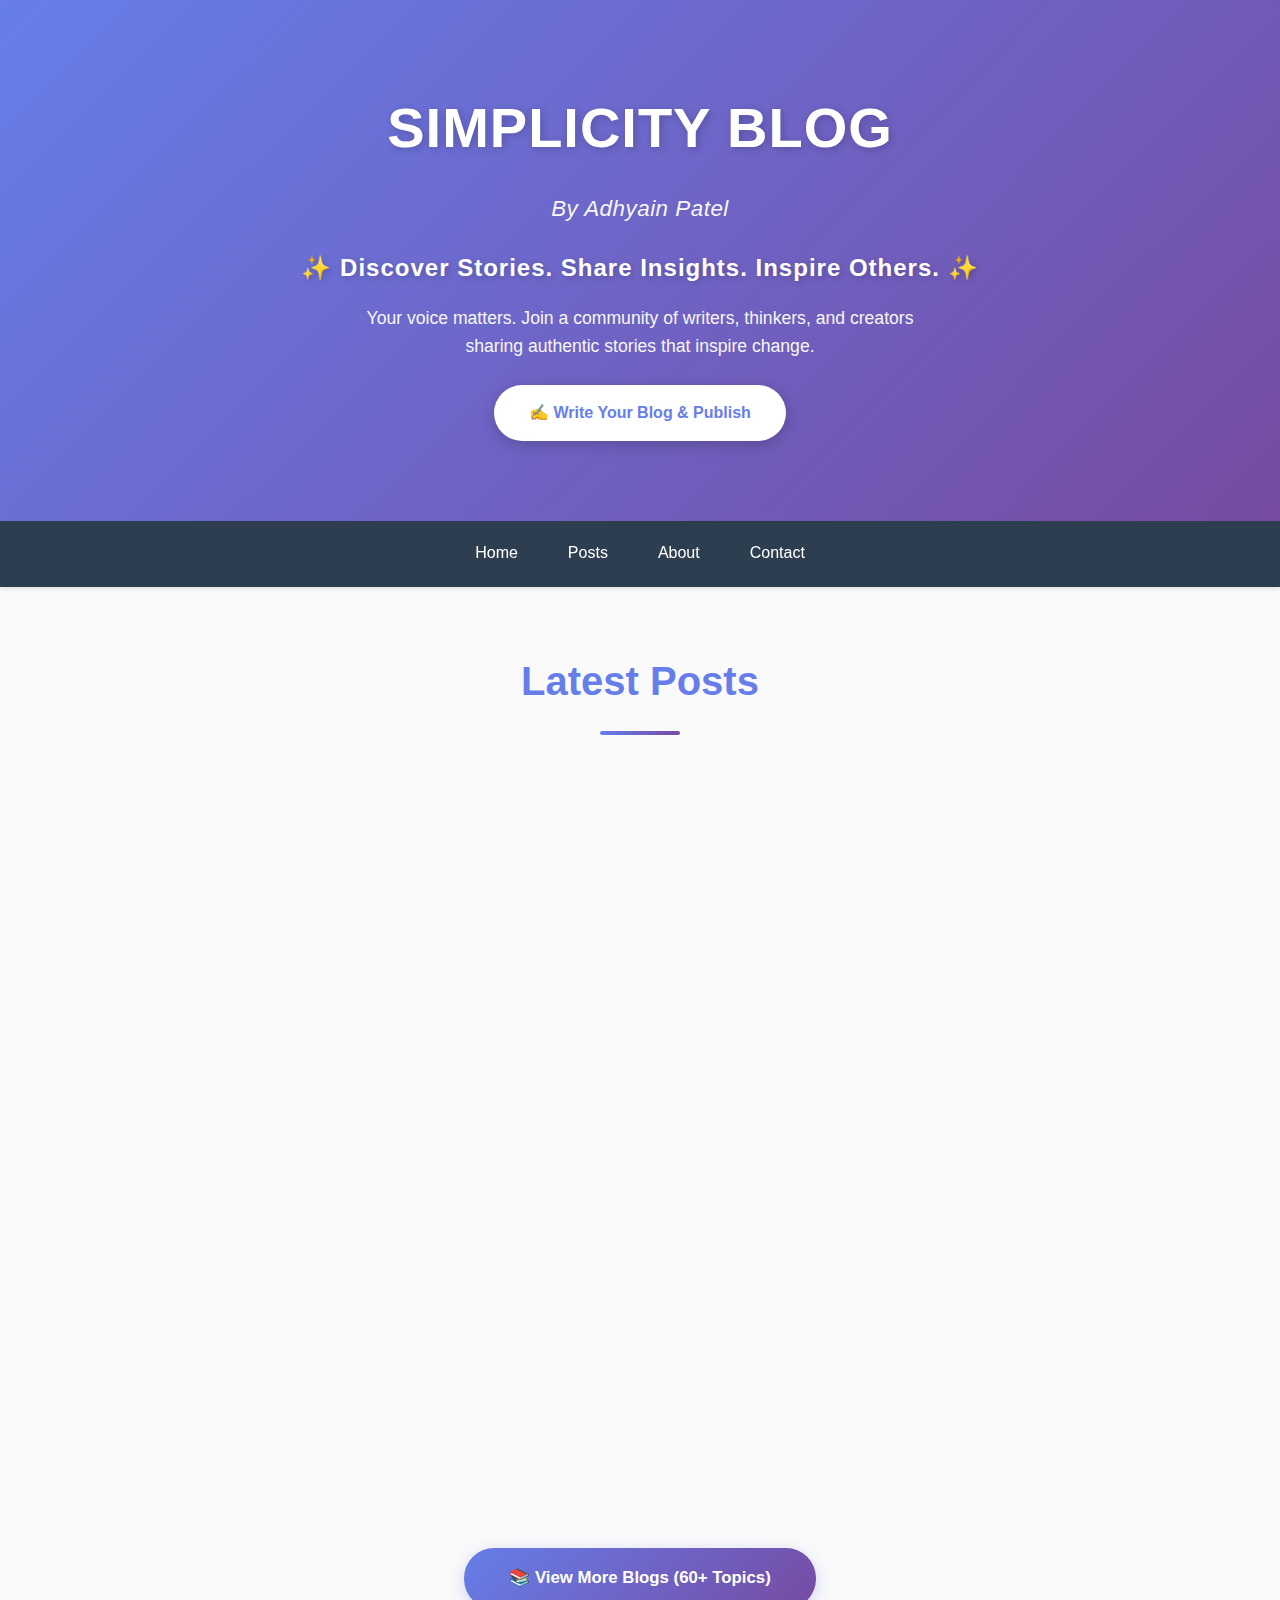
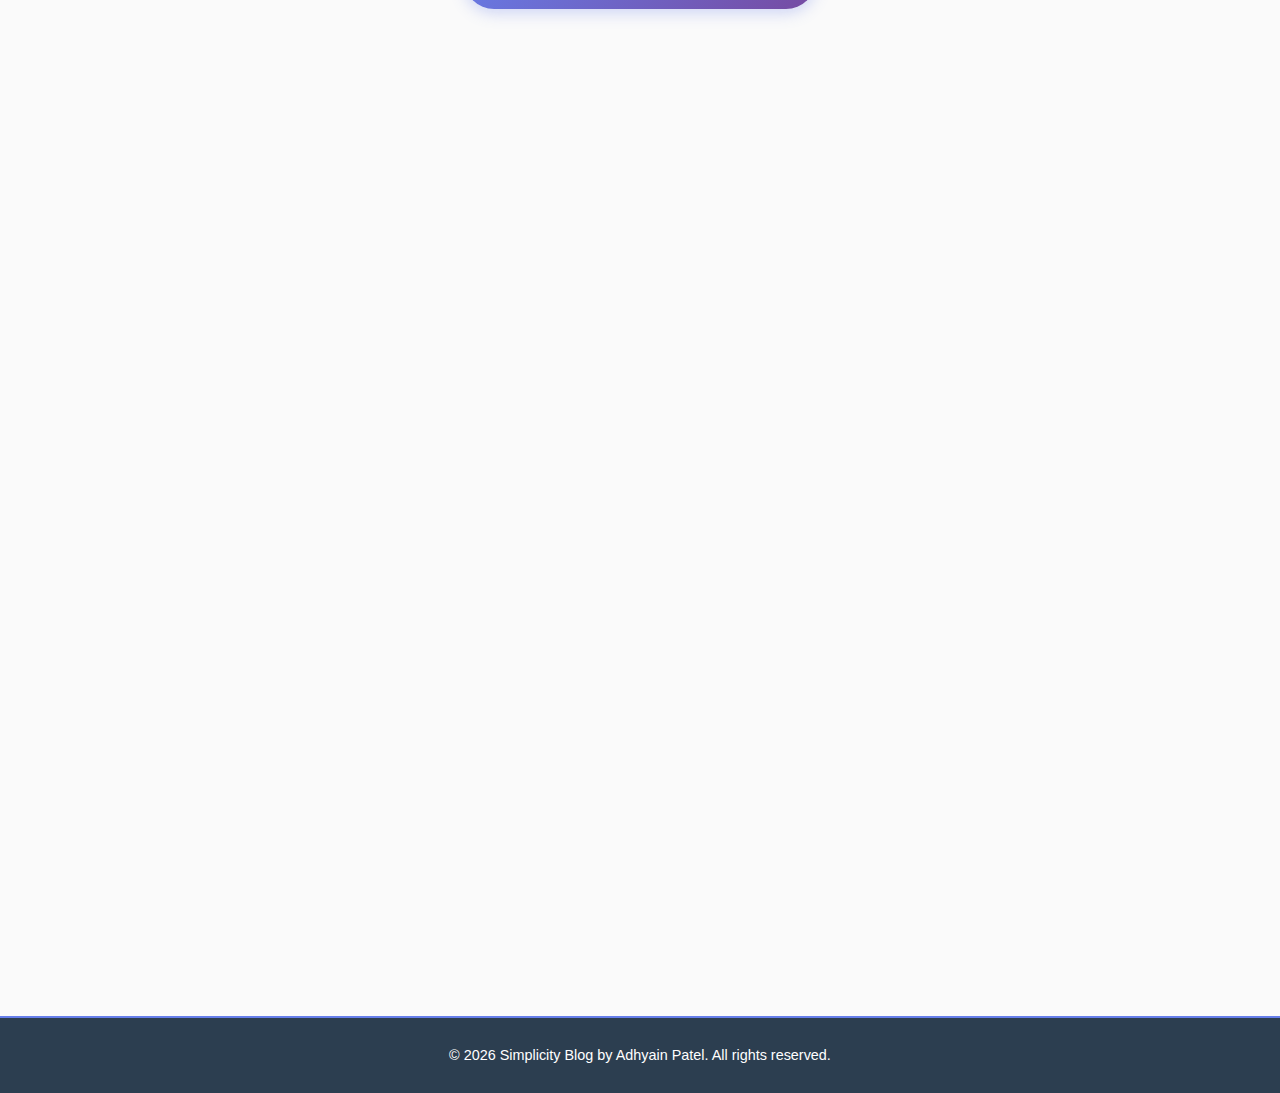
<file: index.html>
<!DOCTYPE html>
<html lang="en">
<head>
    <meta charset="UTF-8">
    <meta name="viewport" content="width=device-width, initial-scale=1.0">
    <title>Simplicity Blog</title>
    <link rel="stylesheet" href="styles.css">
</head>
<body>
    <!-- Header Section -->
    <header class="header">
        <div class="header-content">
            <h1 class="main-title"><strong>Simplicity Blog</strong></h1>
            <p class="tagline">By Adhyain Patel</p>
            <p class="header-subtitle">✨ Discover Stories. Share Insights. Inspire Others. ✨</p>
            <p class="header-description">Your voice matters. Join a community of writers, thinkers, and creators sharing authentic stories that inspire change.</p>
            <a href="write-blog.html" class="write-blog-btn">✍️ Write Your Blog & Publish</a>
        </div>
    </header>

    <!-- Navigation Bar -->
    <nav class="navbar">
        <div class="nav-container">
            <ul class="nav-list">
                <li><a href="#home" class="nav-link">Home</a></li>
                <li><a href="#posts" class="nav-link">Posts</a></li>
                <li><a href="#about" class="nav-link">About</a></li>
                <li><a href="#contact" class="nav-link">Contact</a></li>
            </ul>
        </div>
    </nav>

    <!-- Main Content -->
    <main class="container">
        <!-- Posts Section -->
        <section id="posts" class="posts-section">
            <h2 class="section-title">Latest Posts</h2>
            <div class="posts-grid">
                <article class="post-card">
                    <div class="post-header">
                        <h3 class="post-title">Getting Started with Web Design</h3>
                        <span class="post-date">January 25, 2026</span>
                    </div>
                    <p class="post-excerpt">Learn the fundamentals of creating beautiful and simple websites that focus on user experience and clean aesthetics. Discover how simplicity can enhance your design.</p>
                    <a href="post1.html" class="read-more">Read More →</a>
                </article>

                <article class="post-card">
                    <div class="post-header">
                        <h3 class="post-title">The Art of Minimalism</h3>
                        <span class="post-date">January 20, 2026</span>
                    </div>
                    <p class="post-excerpt">Explore how minimalist design principles can make your content shine and improve readability. Less is more when done right, and we'll show you how.</p>
                    <a href="post2.html" class="read-more">Read More →</a>
                </article>

                <article class="post-card">
                    <div class="post-header">
                        <h3 class="post-title">Effective Writing for Blogs</h3>
                        <span class="post-date">January 15, 2026</span>
                    </div>
                    <p class="post-excerpt">Master the art of crafting engaging blog posts that captivate readers. Learn techniques to improve your writing and keep your audience coming back for more.</p>
                    <a href="post3.html" class="read-more">Read More →</a>
                </article>

                <article class="post-card">
                    <div class="post-header">
                        <h3 class="post-title">Typography in Web Design</h3>
                        <span class="post-date">January 10, 2026</span>
                    </div>
                    <p class="post-excerpt">Typography is a crucial element of design. Learn how to choose the right fonts, sizes, and spacing to create a visually appealing and readable website.</p>
                    <a href="post4.html" class="read-more">Read More →</a>
                </article>
            </div>
            <div style="text-align: center; margin-top: 40px;">
                <a href="all-blogs.html" class="view-more-btn">📚 View More Blogs (60+ Topics)</a>
            </div>
        </section>

        <!-- About Section -->
        <section id="about" class="about-section">
            <h2 class="section-title">About Simplicity Blog</h2>
            <div class="about-content">
                <p>Welcome to <strong>Simplicity Blog</strong>, where we believe that less is more. Our mission is to deliver quality content with a clean, minimalist design that puts your stories at the forefront.</p>
                <p>We focus on web design, writing tips, and creative inspiration. Join us on a journey to discover the beauty of simplicity and how it can transform your digital presence.</p>
            </div>
        </section>

        <!-- Contact Section -->
        <section id="contact" class="contact-section">
            <h2 class="section-title">Send Your Feedback</h2>
            <div class="contact-content">
                <p>We'd love to hear from you! Share your feedback and help us improve.</p>
                <a href="feedback.html" class="cta-button">💬 Share Your Feedback</a>
            </div>
        </section>
    </main>

    <!-- Footer -->
    <footer class="footer">
        <p>&copy; 2026 Simplicity Blog by Adhyain Patel. All rights reserved.</p>
    </footer>

    <script src="script.js"></script>
</body>
</html>
</file>
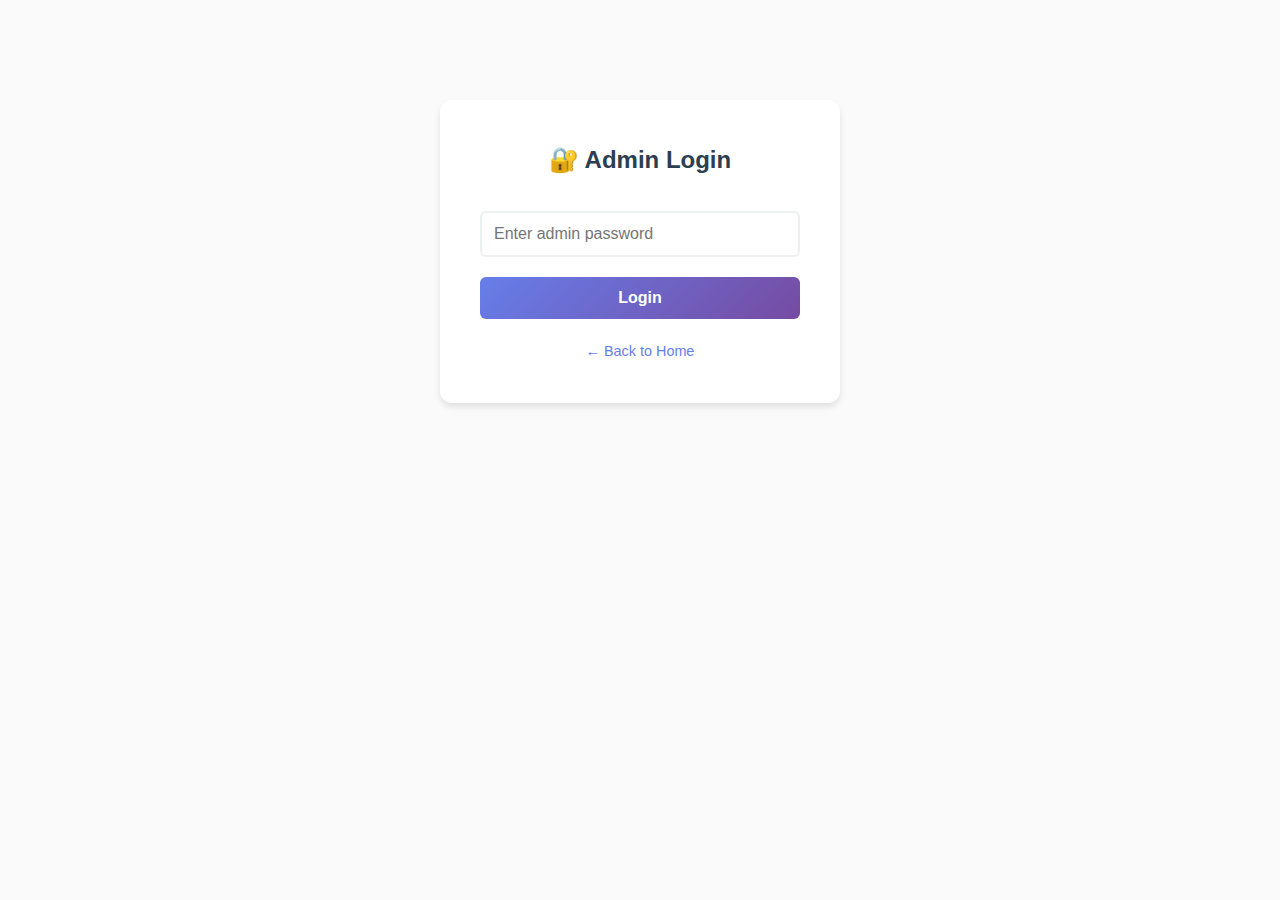
<file: admin.html>
<!DOCTYPE html>
<html lang="en">
<head>
    <meta charset="UTF-8">
    <meta name="viewport" content="width=device-width, initial-scale=1.0">
    <title>Admin Panel - Simplicity Blog</title>
    <link rel="stylesheet" href="styles.css">
    <style>
        .admin-container {
            max-width: 1000px;
            margin: 40px auto;
            background: white;
            padding: 40px;
            border-radius: 12px;
            box-shadow: 0 4px 6px rgba(0, 0, 0, 0.1);
        }

        .login-form {
            max-width: 400px;
            margin: 100px auto;
            background: white;
            padding: 40px;
            border-radius: 12px;
            box-shadow: 0 4px 6px rgba(0, 0, 0, 0.1);
            text-align: center;
        }

        .login-form h2 {
            color: #2c3e50;
            margin-bottom: 30px;
        }

        .login-form input {
            width: 100%;
            padding: 12px;
            margin-bottom: 20px;
            border: 2px solid #ecf0f1;
            border-radius: 6px;
            font-size: 1em;
            box-sizing: border-box;
        }

        .login-form input:focus {
            outline: none;
            border-color: #667eea;
            box-shadow: 0 0 0 3px rgba(102, 126, 234, 0.1);
        }

        .login-btn {
            width: 100%;
            padding: 12px;
            background: linear-gradient(135deg, #667eea 0%, #764ba2 100%);
            color: white;
            border: none;
            border-radius: 6px;
            font-size: 1em;
            font-weight: 700;
            cursor: pointer;
            transition: all 0.3s ease;
        }

        .login-btn:hover {
            transform: translateY(-2px);
            box-shadow: 0 4px 15px rgba(102, 126, 234, 0.3);
        }

        .admin-header {
            display: flex;
            justify-content: space-between;
            align-items: center;
            margin-bottom: 40px;
            border-bottom: 2px solid #ecf0f1;
            padding-bottom: 20px;
        }

        .admin-header h1 {
            color: #2c3e50;
            font-size: 2em;
        }

        .logout-btn {
            padding: 10px 20px;
            background: #e74c3c;
            color: white;
            border: none;
            border-radius: 6px;
            cursor: pointer;
            font-weight: 600;
            transition: all 0.3s ease;
        }

        .logout-btn:hover {
            background: #c0392b;
            transform: translateY(-2px);
        }

        .tabs {
            display: flex;
            gap: 10px;
            margin-bottom: 30px;
            border-bottom: 2px solid #ecf0f1;
        }

        .tab-btn {
            padding: 12px 25px;
            background: white;
            border: none;
            border-bottom: 3px solid transparent;
            color: #667eea;
            cursor: pointer;
            font-weight: 600;
            font-size: 1em;
            transition: all 0.3s ease;
        }

        .tab-btn.active {
            border-bottom-color: #667eea;
            color: #667eea;
        }

        .tab-content {
            display: none;
        }

        .tab-content.active {
            display: block;
        }

        .pending-blog {
            background: #fff9f0;
            border: 2px solid #f39c12;
            border-radius: 8px;
            padding: 20px;
            margin-bottom: 20px;
        }

        .approved-blog {
            background: #f0fff4;
            border: 2px solid #27ae60;
            border-radius: 8px;
            padding: 20px;
            margin-bottom: 20px;
        }

        .blog-header {
            display: flex;
            justify-content: space-between;
            align-items: flex-start;
            margin-bottom: 15px;
        }

        .blog-info h3 {
            color: #2c3e50;
            margin: 0 0 8px 0;
            font-size: 1.2em;
        }

        .blog-meta {
            display: flex;
            gap: 15px;
            font-size: 0.9em;
            color: #95a5a6;
            margin-bottom: 10px;
        }

        .blog-content-preview {
            background: white;
            padding: 15px;
            border-radius: 6px;
            margin: 15px 0;
            max-height: 200px;
            overflow-y: auto;
            border-left: 4px solid #667eea;
            font-size: 0.95em;
            line-height: 1.6;
        }

        .blog-actions {
            display: flex;
            gap: 10px;
            margin-top: 15px;
        }

        .approve-btn {
            padding: 10px 20px;
            background: #27ae60;
            color: white;
            border: none;
            border-radius: 6px;
            cursor: pointer;
            font-weight: 600;
            transition: all 0.3s ease;
        }

        .approve-btn:hover {
            background: #229954;
            transform: translateY(-2px);
        }

        .reject-btn {
            padding: 10px 20px;
            background: #e74c3c;
            color: white;
            border: none;
            border-radius: 6px;
            cursor: pointer;
            font-weight: 600;
            transition: all 0.3s ease;
        }

        .reject-btn:hover {
            background: #c0392b;
            transform: translateY(-2px);
        }

        .view-btn {
            padding: 10px 20px;
            background: #3498db;
            color: white;
            border: none;
            border-radius: 6px;
            cursor: pointer;
            font-weight: 600;
            transition: all 0.3s ease;
        }

        .view-btn:hover {
            background: #2980b9;
            transform: translateY(-2px);
        }

        .empty-message {
            text-align: center;
            padding: 40px;
            color: #95a5a6;
            font-size: 1.1em;
        }

        .stats {
            display: grid;
            grid-template-columns: repeat(auto-fit, minmax(200px, 1fr));
            gap: 20px;
            margin-bottom: 40px;
        }

        .stat-card {
            background: linear-gradient(135deg, #667eea 0%, #764ba2 100%);
            color: white;
            padding: 20px;
            border-radius: 8px;
            text-align: center;
        }

        .stat-number {
            font-size: 2.5em;
            font-weight: 700;
            margin-bottom: 10px;
        }

        .stat-label {
            font-size: 0.9em;
            opacity: 0.9;
        }

        @media (max-width: 768px) {
            .admin-container {
                padding: 20px;
            }

            .admin-header {
                flex-direction: column;
                align-items: flex-start;
                gap: 15px;
            }

            .admin-header h1 {
                font-size: 1.5em;
            }

            .blog-header {
                flex-direction: column;
            }

            .blog-actions {
                flex-direction: column;
            }

            .blog-actions button {
                width: 100%;
            }

            .tabs {
                flex-wrap: wrap;
            }
        }
    </style>
</head>
<body>
    <!-- Login Screen -->
    <div id="loginScreen" class="login-form">
        <h2>🔐 Admin Login</h2>
        <input type="password" id="passwordInput" placeholder="Enter admin password" autocomplete="off">
        <button class="login-btn" onclick="checkPassword()">Login</button>
        <p style="color: #95a5a6; margin-top: 20px; font-size: 0.9em;">
            <a href="index.html" style="color: #667eea; text-decoration: none;">← Back to Home</a>
        </p>
    </div>

    <!-- Admin Panel -->
    <div id="adminPanel" style="display: none;">
        <div class="admin-container">
            <div class="admin-header">
                <h1>📊 Admin Dashboard</h1>
                <button class="logout-btn" onclick="logout()">Logout</button>
            </div>

            <!-- Stats -->
            <div class="stats" id="statsContainer"></div>

            <!-- Tabs -->
            <div class="tabs">
                <button class="tab-btn active" onclick="switchTab('pending')">⏳ Pending Approval</button>
                <button class="tab-btn" onclick="switchTab('approved')">✅ Published</button>
                <button class="tab-btn" onclick="switchTab('feedback')">💬 Feedback</button>
            </div>

            <!-- Pending Tab -->
            <div id="pending" class="tab-content active">
                <div id="pendingList"></div>
            </div>

            <!-- Approved Tab -->
            <div id="approved" class="tab-content">
                <div id="approvedList"></div>
            </div>

            <!-- Feedback Tab -->
            <div id="feedback" class="tab-content">
                <div id="feedbackList"></div>
            </div>
        </div>
    </div>

    <script>
        const ADMIN_PASSWORD = 'Iamacat@123458'; // Change this to your desired password

        function checkPassword() {
            const password = document.getElementById('passwordInput').value;
            if (password === ADMIN_PASSWORD) {
                document.getElementById('loginScreen').style.display = 'none';
                document.getElementById('adminPanel').style.display = 'block';
                loadDashboard();
            } else {
                alert('❌ Incorrect password!');
                document.getElementById('passwordInput').value = '';
            }
        }

        function logout() {
            document.getElementById('loginScreen').style.display = 'block';
            document.getElementById('adminPanel').style.display = 'none';
            document.getElementById('passwordInput').value = '';
        }

        function loadDashboard() {
            const userBlogs = JSON.parse(localStorage.getItem('userBlogs')) || [];
            const pendingBlogs = userBlogs.filter(blog => blog.status === 'pending');
            const approvedBlogs = JSON.parse(localStorage.getItem('approvedBlogs')) || [];
            const siteFeedback = JSON.parse(localStorage.getItem('siteFeedback')) || [];

            // Update stats
            updateStats(pendingBlogs.length, approvedBlogs.length, siteFeedback.length);

            // Render pending blogs
            renderPendingBlogs(pendingBlogs);

            // Render approved blogs
            renderApprovedBlogs(approvedBlogs);

            // Render feedback
            renderFeedback(siteFeedback);
        }

        function updateStats(pending, approved, feedbackCount) {
            const statsContainer = document.getElementById('statsContainer');
            statsContainer.innerHTML = `
                <div class="stat-card">
                    <div class="stat-number">${pending}</div>
                    <div class="stat-label">Pending Review</div>
                </div>
                <div class="stat-card">
                    <div class="stat-number">${approved}</div>
                    <div class="stat-label">Published</div>
                </div>
                <div class="stat-card">
                    <div class="stat-number">${feedbackCount}</div>
                    <div class="stat-label">Feedback</div>
                </div>
            `;
        }

        function renderPendingBlogs(blogs) {
            const container = document.getElementById('pendingList');
            if (blogs.length === 0) {
                container.innerHTML = '<div class="empty-message">No pending blogs. All caught up! ✨</div>';
                return;
            }

            container.innerHTML = blogs.map(blog => `
                <div class="pending-blog">
                    <div class="blog-header">
                        <div class="blog-info">
                            <h3>${blog.title}</h3>
                            <div class="blog-meta">
                                <span>👤 ${blog.author}</span>
                                <span>📧 ${blog.email}</span>
                                <span>🏷️ ${blog.category}</span>
                                <span>📅 ${blog.date}</span>
                            </div>
                        </div>
                        <span style="background: #f39c12; color: white; padding: 6px 12px; border-radius: 20px; font-size: 0.75em; font-weight: 700;">PENDING</span>
                    </div>
                    <p style="color: #666; margin: 10px 0;"><strong>Excerpt:</strong> ${blog.excerpt}</p>
                    <div class="blog-content-preview">
                        <strong>Preview:</strong><br>${blog.content.substring(0, 300)}...
                    </div>
                    <div class="blog-actions">
                        <button class="approve-btn" onclick="approveBlog('${blog.id}')">✅ Approve & Publish</button>
                        <button class="reject-btn" onclick="rejectBlog('${blog.id}')">❌ Reject</button>
                        <button class="view-btn" onclick="viewFullBlog('${blog.id}')">👁️ View Full</button>
                    </div>
                </div>
            `).join('');
        }

        function renderApprovedBlogs(blogs) {
            const container = document.getElementById('approvedList');
            if (blogs.length === 0) {
                container.innerHTML = '<div class="empty-message">No published blogs yet.</div>';
                return;
            }

            container.innerHTML = blogs.map(blog => `
                <div class="approved-blog">
                    <div class="blog-header">
                        <div class="blog-info">
                            <h3>${blog.title}</h3>
                            <div class="blog-meta">
                                <span>👤 ${blog.author}</span>
                                <span>🏷️ ${blog.category}</span>
                                <span>📅 ${blog.date}</span>
                            </div>
                        </div>
                        <span style="background: #27ae60; color: white; padding: 6px 12px; border-radius: 20px; font-size: 0.75em; font-weight: 700;">PUBLISHED</span>
                    </div>
                    <p style="color: #666; margin: 10px 0;"><strong>Excerpt:</strong> ${blog.excerpt}</p>
                    <div class="blog-actions">
                        <button class="view-btn" onclick="viewFullBlog('${blog.id}')">👁️ View Full</button>
                        <button class="reject-btn" onclick="unpublishBlog('${blog.id}')">🗑️ Unpublish</button>
                    </div>
                </div>
            `).join('');
        }

        function renderFeedback(feedbackList) {
            const container = document.getElementById('feedbackList');
            if (feedbackList.length === 0) {
                container.innerHTML = '<div class="empty-message">No feedback received yet.</div>';
                return;
            }

            // Sort by newest first
            feedbackList.sort((a, b) => new Date(b.timestamp) - new Date(a.timestamp));

            container.innerHTML = feedbackList.map(item => `
                <div class="pending-blog" style="border-color: #667eea; background: #f0f4ff;">
                    <div class="blog-header">
                        <div class="blog-info">
                            <h3>${item.subject}</h3>
                            <div class="blog-meta">
                                <span>👤 ${item.userName}</span>
                                <span>📧 ${item.userEmail}</span>
                                <span>🏷️ ${item.type}</span>
                                <span>📅 ${item.timestamp}</span>
                            </div>
                        </div>
                        <span style="background: #667eea; color: white; padding: 6px 12px; border-radius: 20px; font-size: 0.75em; font-weight: 700;">FEEDBACK</span>
                    </div>
                    <div class="blog-content-preview" style="border-left-color: #667eea;">
                        ${item.message}
                    </div>
                    <div class="blog-actions">
                        <button class="reject-btn" onclick="deleteFeedback('${item.id}')">🗑️ Delete</button>
                        <a href="mailto:${item.userEmail}?subject=Re: ${item.subject}" class="view-btn" style="text-decoration: none; text-align: center;">↩️ Reply</a>
                    </div>
                </div>
            `).join('');
        }

        function deleteFeedback(id) {
            if (!confirm('Are you sure you want to delete this feedback?')) return;

            let siteFeedback = JSON.parse(localStorage.getItem('siteFeedback')) || [];
            siteFeedback = siteFeedback.filter(item => item.id !== id);
            localStorage.setItem('siteFeedback', JSON.stringify(siteFeedback));

            alert('🗑️ Feedback deleted.');
            loadDashboard();
        }

        function approveBlog(blogId) {
            if (!confirm('Are you sure you want to publish this blog?')) return;

            const userBlogs = JSON.parse(localStorage.getItem('userBlogs')) || [];
            const blog = userBlogs.find(b => b.id === blogId);

            if (blog) {
                // Remove from pending
                const updatedUserBlogs = userBlogs.filter(b => b.id !== blogId);
                localStorage.setItem('userBlogs', JSON.stringify(updatedUserBlogs));

                // Add to approved with published status
                const approvedBlog = { ...blog, status: 'published' };
                let approvedBlogs = JSON.parse(localStorage.getItem('approvedBlogs')) || [];
                approvedBlogs.push(approvedBlog);
                localStorage.setItem('approvedBlogs', JSON.stringify(approvedBlogs));

                alert('✅ Blog published successfully!');
                loadDashboard();
            }
        }

        function rejectBlog(blogId) {
            if (!confirm('Are you sure you want to reject this blog? It will be deleted permanently.')) return;

            const userBlogs = JSON.parse(localStorage.getItem('userBlogs')) || [];
            const updatedUserBlogs = userBlogs.filter(b => b.id !== blogId);
            localStorage.setItem('userBlogs', JSON.stringify(updatedUserBlogs));

            alert('❌ Blog rejected and deleted.');
            loadDashboard();
        }

        function unpublishBlog(blogId) {
            if (!confirm('Are you sure you want to unpublish this blog?')) return;

            let approvedBlogs = JSON.parse(localStorage.getItem('approvedBlogs')) || [];
            approvedBlogs = approvedBlogs.filter(b => b.id !== blogId);
            localStorage.setItem('approvedBlogs', JSON.stringify(approvedBlogs));

            alert('🔄 Blog unpublished.');
            loadDashboard();
        }

        function viewFullBlog(blogId) {
            const userBlogs = JSON.parse(localStorage.getItem('userBlogs')) || [];
            const approvedBlogs = JSON.parse(localStorage.getItem('approvedBlogs')) || [];
            const allBlogs = [...userBlogs, ...approvedBlogs];
            const blog = allBlogs.find(b => b.id === blogId);

            if (blog) {
                const fullContent = `
BLOG DETAILS
============
Title: ${blog.title}
Author: ${blog.author}
Email: ${blog.email}
Category: ${blog.category}
Date: ${blog.date}
Status: ${blog.status}

Excerpt:
${blog.excerpt}

Full Content:
${blog.content}
                `;
                alert(fullContent);
            }
        }

        function switchTab(tab) {
            // Hide all tabs
            document.querySelectorAll('.tab-content').forEach(el => el.classList.remove('active'));
            document.querySelectorAll('.tab-btn').forEach(el => el.classList.remove('active'));

            // Show selected tab
            document.getElementById(tab).classList.add('active');
            event.target.classList.add('active');
        }

        // Allow Enter key to login
        document.addEventListener('DOMContentLoaded', function() {
            document.getElementById('passwordInput').addEventListener('keypress', function(e) {
                if (e.key === 'Enter') checkPassword();
            });
        });
    </script>
</body>
</html>
</file>
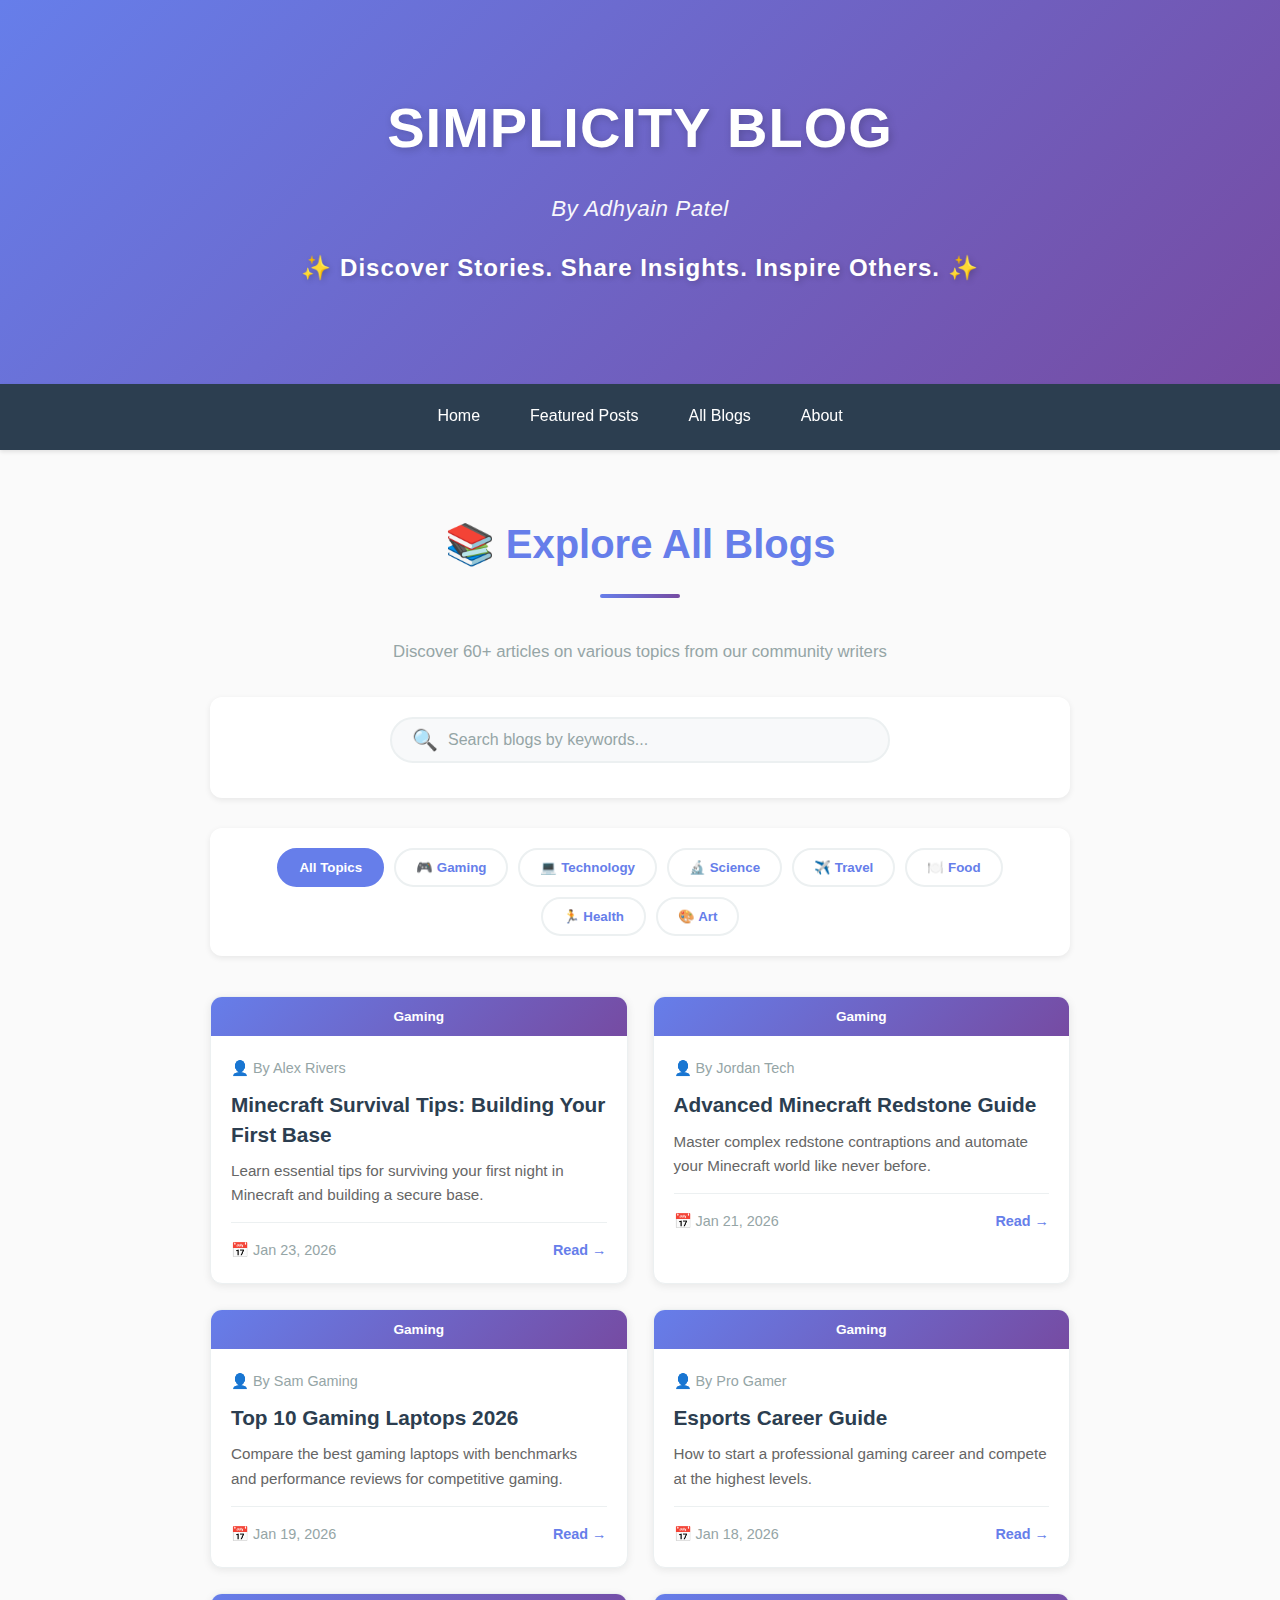
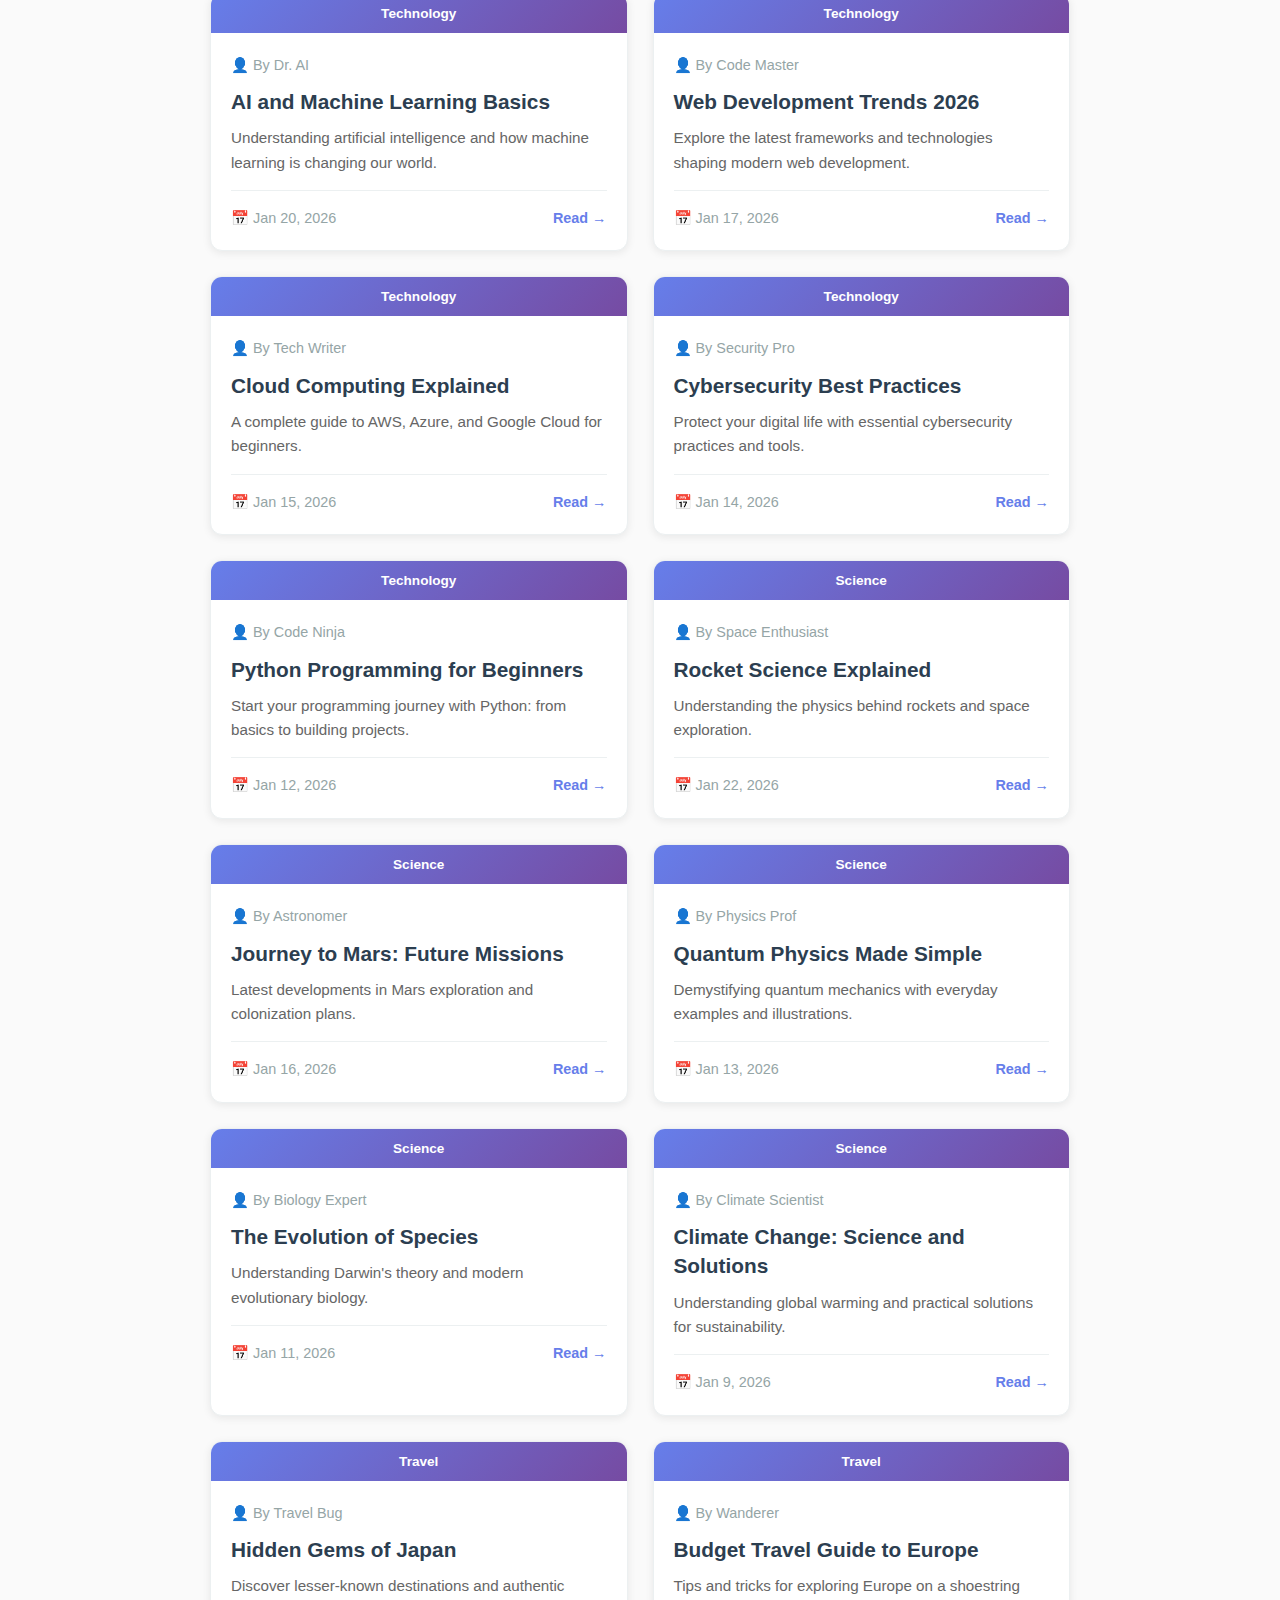
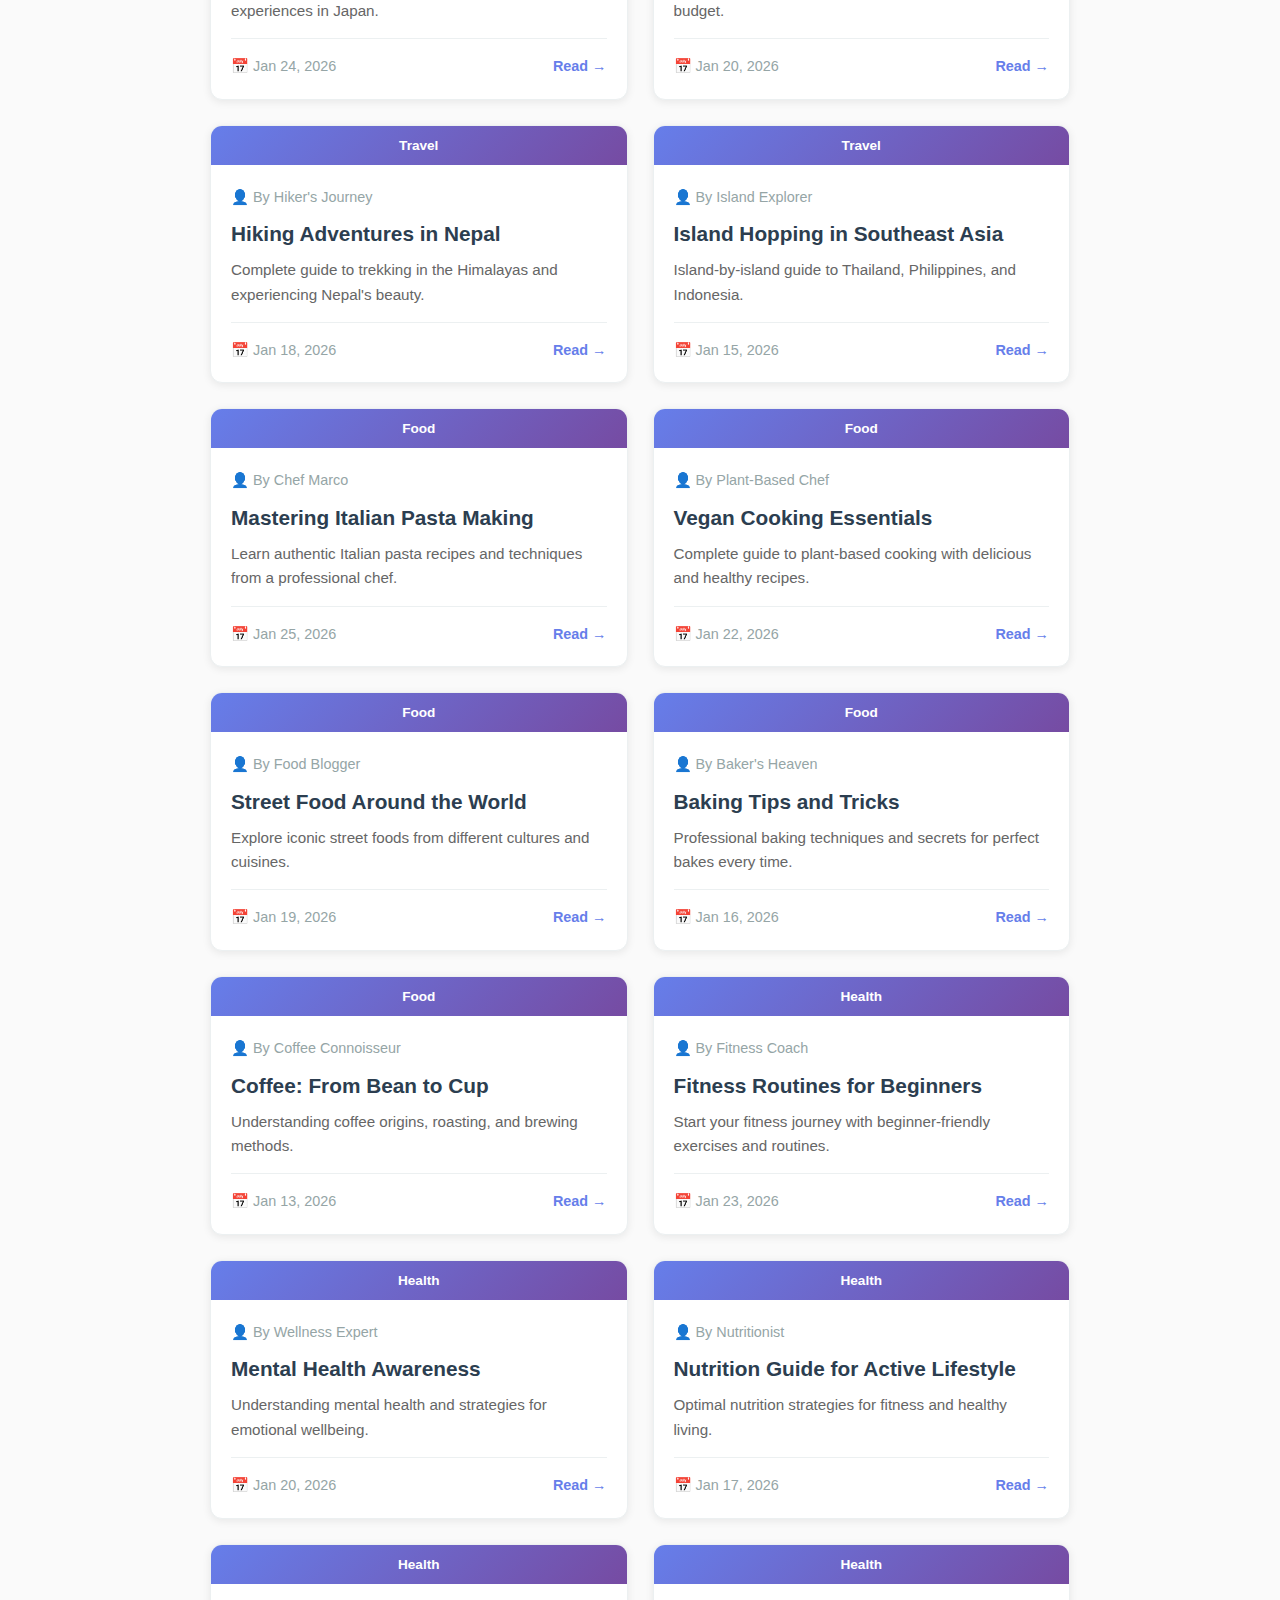
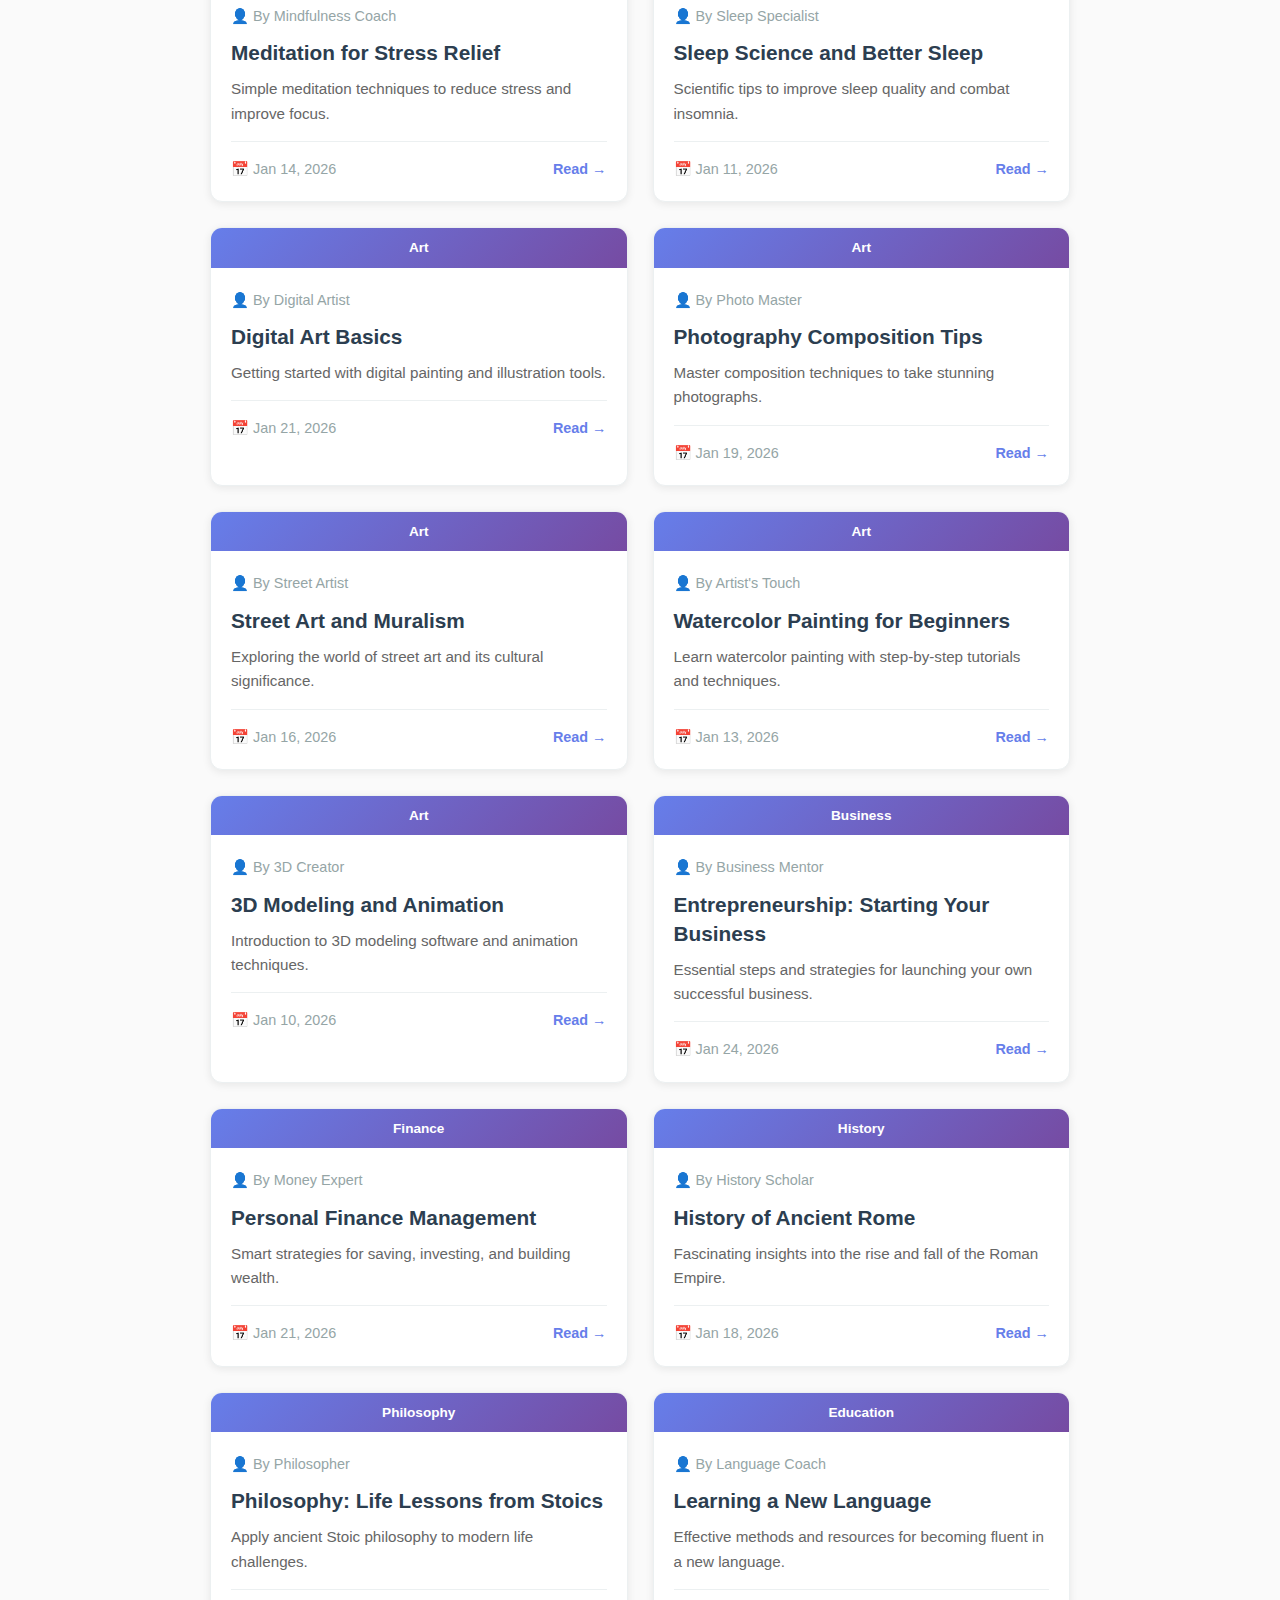
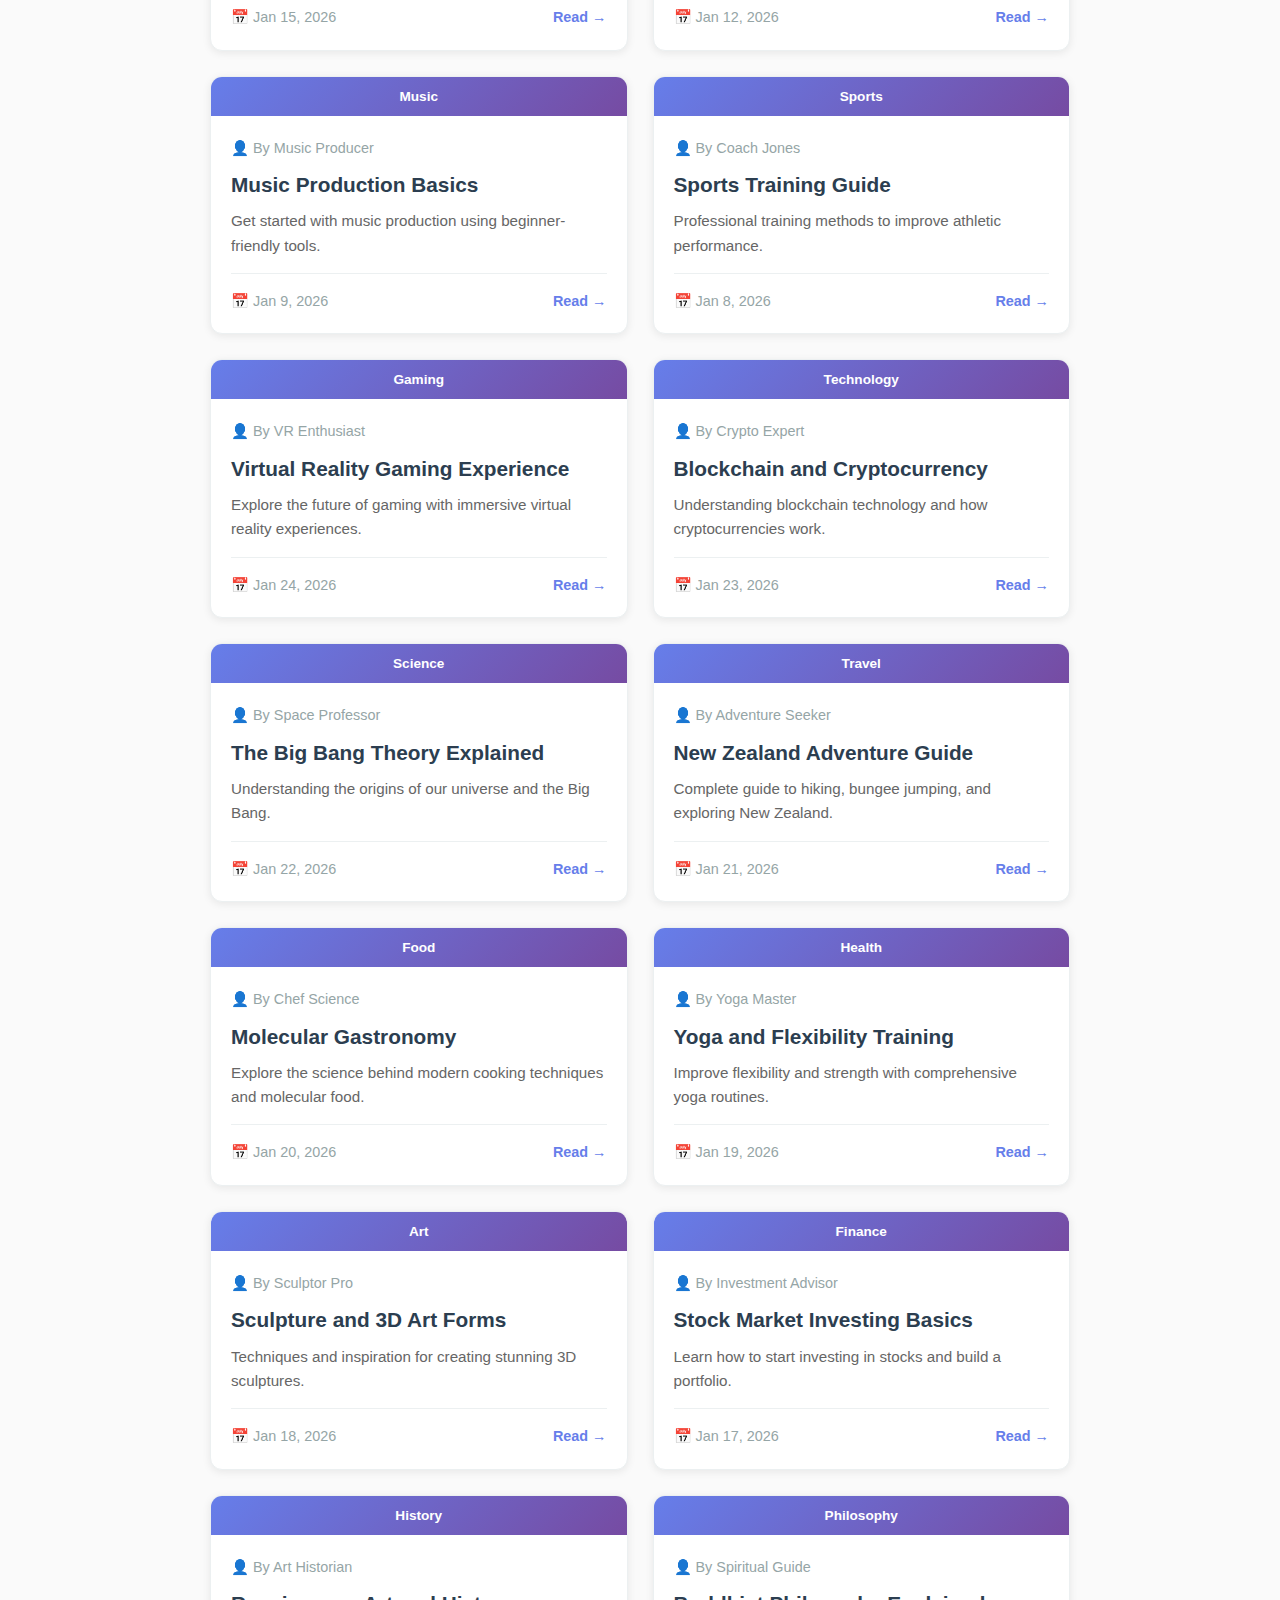
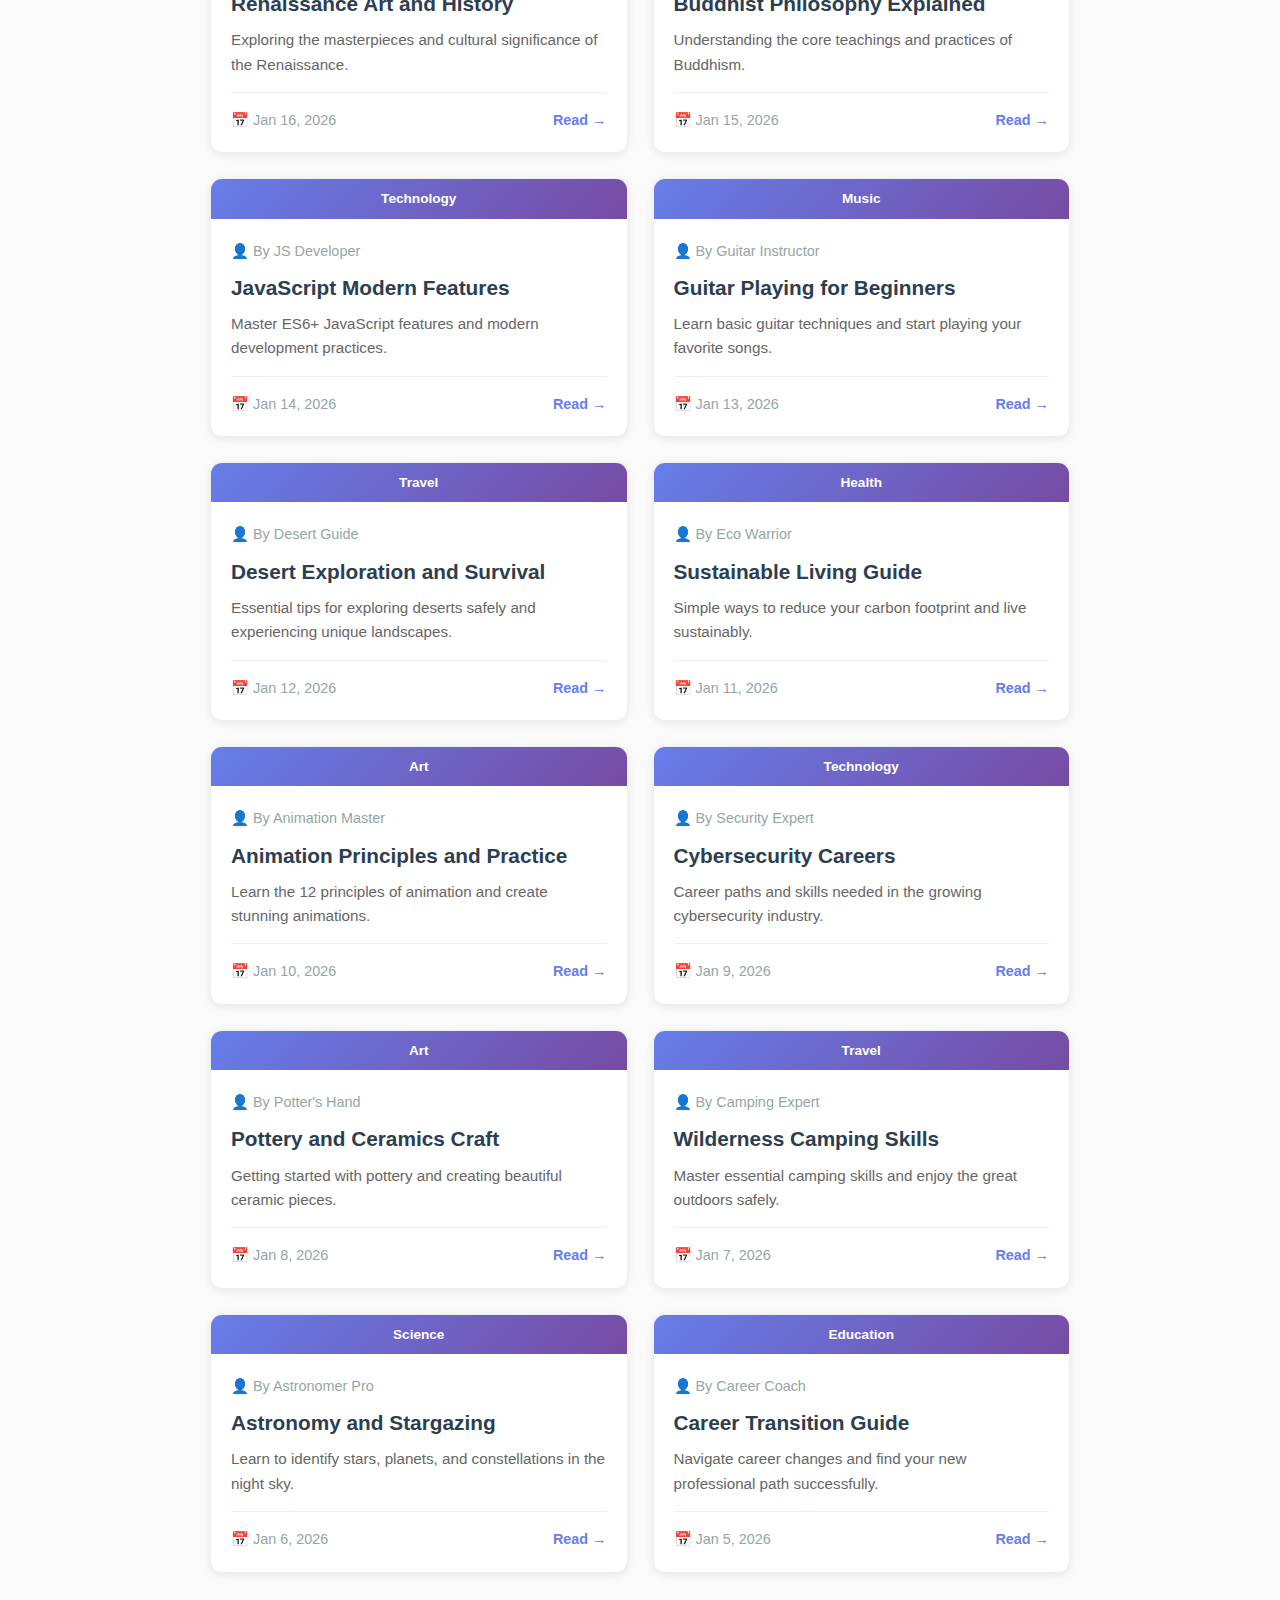
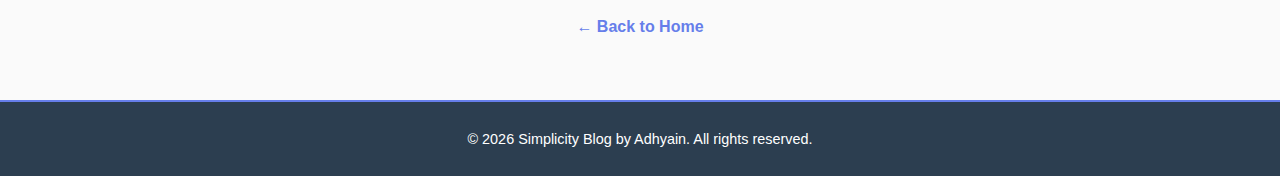
<file: all-blogs.html>
<!DOCTYPE html>
<html lang="en">
<head>
    <meta charset="UTF-8">
    <meta name="viewport" content="width=device-width, initial-scale=1.0">
    <title>All Blogs - Simplicity Blog</title>
    <link rel="stylesheet" href="styles.css">
    <style>
        .search-section {
            background: white;
            padding: 20px;
            border-radius: 12px;
            margin-bottom: 30px;
            box-shadow: 0 2px 6px rgba(0, 0, 0, 0.08);
        }

        .search-container {
            display: flex;
            align-items: center;
            background: #f8f9fa;
            border: 2px solid #ecf0f1;
            border-radius: 25px;
            padding: 0 20px;
            transition: all 0.3s ease;
            max-width: 500px;
            margin: 0 auto;
        }

        .search-container:focus-within {
            border-color: #667eea;
            box-shadow: 0 0 0 3px rgba(102, 126, 234, 0.1);
        }

        .search-icon {
            font-size: 1.3em;
            color: #667eea;
            margin-right: 10px;
        }

        .search-input {
            flex: 1;
            border: none;
            background: transparent;
            padding: 12px 0;
            font-size: 1em;
            color: #2c3e50;
            outline: none;
        }

        .search-input::placeholder {
            color: #95a5a6;
        }

        .search-results-count {
            text-align: center;
            color: #667eea;
            margin-top: 15px;
            font-size: 0.95em;
            font-weight: 600;
        }

        .no-results {
            text-align: center;
            padding: 40px 20px;
            color: #95a5a6;
            font-size: 1.1em;
        }

        .pending-badge {
            background: #f39c12;
            color: white;
            padding: 6px 12px;
            border-radius: 20px;
            font-size: 0.75em;
            font-weight: 700;
            margin-left: 10px;
            text-transform: uppercase;
            letter-spacing: 0.5px;
        }

        .new-badge {
            background: #27ae60;
            color: white;
            padding: 6px 12px;
            border-radius: 20px;
            font-size: 0.75em;
            font-weight: 700;
            margin-left: 10px;
            text-transform: uppercase;
            letter-spacing: 0.5px;
        }

        .pending-blog-item {
            border: 2px solid #f39c12;
            opacity: 0.95;
        }

        .approved-blog-item {
            border: 2px solid #27ae60;
            opacity: 1;
        }

        .filter-section {
            background: white;
            padding: 20px;
            border-radius: 12px;
            margin-bottom: 40px;
            box-shadow: 0 2px 6px rgba(0, 0, 0, 0.08);
        }

        .filter-buttons {
            display: flex;
            flex-wrap: wrap;
            gap: 10px;
            justify-content: center;
        }

        .filter-btn {
            padding: 10px 20px;
            border: 2px solid #ecf0f1;
            background: white;
            color: #667eea;
            border-radius: 25px;
            cursor: pointer;
            font-weight: 600;
            transition: all 0.3s ease;
        }

        .filter-btn:hover,
        .filter-btn.active {
            background: #667eea;
            color: white;
            border-color: #667eea;
        }

        .blogs-grid {
            display: grid;
            grid-template-columns: repeat(auto-fill, minmax(320px, 1fr));
            gap: 25px;
            margin-bottom: 40px;
        }

        .blog-item {
            background: white;
            border-radius: 12px;
            overflow: hidden;
            box-shadow: 0 2px 8px rgba(0, 0, 0, 0.08);
            transition: all 0.3s ease;
            border: 1px solid #ecf0f1;
        }

        .blog-item:hover {
            transform: translateY(-8px);
            box-shadow: 0 8px 20px rgba(102, 126, 234, 0.15);
        }

        .blog-category {
            background: linear-gradient(135deg, #667eea 0%, #764ba2 100%);
            color: white;
            padding: 8px 15px;
            font-size: 0.85em;
            font-weight: 600;
            text-align: center;
        }

        .blog-content {
            padding: 20px;
        }

        .blog-author {
            font-size: 0.9em;
            color: #95a5a6;
            margin-bottom: 10px;
        }

        .blog-item h3 {
            font-size: 1.3em;
            color: #2c3e50;
            margin-bottom: 10px;
            line-height: 1.4;
        }

        .blog-excerpt {
            color: #666;
            font-size: 0.95em;
            line-height: 1.6;
            margin-bottom: 15px;
        }

        .blog-footer {
            display: flex;
            justify-content: space-between;
            align-items: center;
            font-size: 0.9em;
            color: #95a5a6;
            padding-top: 15px;
            border-top: 1px solid #ecf0f1;
        }

        .blog-read {
            color: #667eea;
            font-weight: 600;
            text-decoration: none;
            transition: color 0.3s ease;
        }

        .blog-read:hover {
            color: #764ba2;
        }

        .total-blogs {
            text-align: center;
            color: #95a5a6;
            margin-bottom: 30px;
            font-size: 1.05em;
        }

        @media (max-width: 768px) {
            .blogs-grid {
                grid-template-columns: repeat(auto-fill, minmax(250px, 1fr));
            }

            .filter-buttons {
                justify-content: flex-start;
                overflow-x: auto;
                padding-bottom: 10px;
            }

            .filter-btn {
                white-space: nowrap;
            }

            .search-container {
                max-width: 100%;
            }
        }
    </style>
</head>
<body>
    <!-- Header Section -->
    <header class="header">
        <div class="header-content">
            <h1 class="main-title"><strong>Simplicity Blog</strong></h1>
            <p class="tagline">By Adhyain Patel</p>
            <p class="header-subtitle">✨ Discover Stories. Share Insights. Inspire Others. ✨</p>
        </div>
    </header>

    <!-- Navigation Bar -->
    <nav class="navbar">
        <div class="nav-container">
            <ul class="nav-list">
                <li><a href="index.html" class="nav-link">Home</a></li>
                <li><a href="index.html#posts" class="nav-link">Featured Posts</a></li>
                <li><a href="all-blogs.html" class="nav-link active">All Blogs</a></li>
                <li><a href="index.html#about" class="nav-link">About</a></li>
            </ul>
        </div>
    </nav>

    <!-- Main Content -->
    <main class="container">
        <h1 class="section-title">📚 Explore All Blogs</h1>
        <p class="total-blogs">Discover 60+ articles on various topics from our community writers</p>

        <!-- Search Section -->
        <div class="search-section">
            <div class="search-container">
                <span class="search-icon">🔍</span>
                <input type="text" id="searchInput" class="search-input" placeholder="Search blogs by keywords..." onkeyup="searchBlogs()">
            </div>
            <div class="search-results-count" id="searchCount"></div>
        </div>

        <!-- Filter Section -->
        <div class="filter-section">
            <div class="filter-buttons">
                <button class="filter-btn active" onclick="filterBlogs('all')">All Topics</button>
                <button class="filter-btn" onclick="filterBlogs('Gaming')">🎮 Gaming</button>
                <button class="filter-btn" onclick="filterBlogs('Technology')">💻 Technology</button>
                <button class="filter-btn" onclick="filterBlogs('Science')">🔬 Science</button>
                <button class="filter-btn" onclick="filterBlogs('Travel')">✈️ Travel</button>
                <button class="filter-btn" onclick="filterBlogs('Food')">🍽️ Food</button>
                <button class="filter-btn" onclick="filterBlogs('Health')">🏃 Health</button>
                <button class="filter-btn" onclick="filterBlogs('Art')">🎨 Art</button>
            </div>
        </div>

        <!-- Blogs Grid -->
        <div class="blogs-grid" id="blogsGrid"></div>

        <div style="text-align: center; margin-top: 40px;">
            <a href="index.html" style="color: #667eea; text-decoration: none; font-weight: 600;">← Back to Home</a>
        </div>
    </main>

    <!-- Footer -->
    <footer class="footer">
        <p>&copy; 2026 Simplicity Blog by Adhyain. All rights reserved.</p>
    </footer>

    <script>
        // Blog data with 60+ blogs from various categories
        const blogs = [
            // Gaming
            { id: 1, title: "Minecraft Survival Tips: Building Your First Base", category: "Gaming", author: "Alex Rivers", excerpt: "Learn essential tips for surviving your first night in Minecraft and building a secure base.", date: "Jan 23, 2026" },
            { id: 2, title: "Advanced Minecraft Redstone Guide", category: "Gaming", author: "Jordan Tech", excerpt: "Master complex redstone contraptions and automate your Minecraft world like never before.", date: "Jan 21, 2026" },
            { id: 3, title: "Top 10 Gaming Laptops 2026", category: "Gaming", author: "Sam Gaming", excerpt: "Compare the best gaming laptops with benchmarks and performance reviews for competitive gaming.", date: "Jan 19, 2026" },
            { id: 4, title: "Esports Career Guide", category: "Gaming", author: "Pro Gamer", excerpt: "How to start a professional gaming career and compete at the highest levels.", date: "Jan 18, 2026" },
            
            // Technology
            { id: 5, title: "AI and Machine Learning Basics", category: "Technology", author: "Dr. AI", excerpt: "Understanding artificial intelligence and how machine learning is changing our world.", date: "Jan 20, 2026" },
            { id: 6, title: "Web Development Trends 2026", category: "Technology", author: "Code Master", excerpt: "Explore the latest frameworks and technologies shaping modern web development.", date: "Jan 17, 2026" },
            { id: 7, title: "Cloud Computing Explained", category: "Technology", author: "Tech Writer", excerpt: "A complete guide to AWS, Azure, and Google Cloud for beginners.", date: "Jan 15, 2026" },
            { id: 8, title: "Cybersecurity Best Practices", category: "Technology", author: "Security Pro", excerpt: "Protect your digital life with essential cybersecurity practices and tools.", date: "Jan 14, 2026" },
            { id: 9, title: "Python Programming for Beginners", category: "Technology", author: "Code Ninja", excerpt: "Start your programming journey with Python: from basics to building projects.", date: "Jan 12, 2026" },
            
            // Science
            { id: 10, title: "Rocket Science Explained", category: "Science", author: "Space Enthusiast", excerpt: "Understanding the physics behind rockets and space exploration.", date: "Jan 22, 2026" },
            { id: 11, title: "Journey to Mars: Future Missions", category: "Science", author: "Astronomer", excerpt: "Latest developments in Mars exploration and colonization plans.", date: "Jan 16, 2026" },
            { id: 12, title: "Quantum Physics Made Simple", category: "Science", author: "Physics Prof", excerpt: "Demystifying quantum mechanics with everyday examples and illustrations.", date: "Jan 13, 2026" },
            { id: 13, title: "The Evolution of Species", category: "Science", author: "Biology Expert", excerpt: "Understanding Darwin's theory and modern evolutionary biology.", date: "Jan 11, 2026" },
            { id: 14, title: "Climate Change: Science and Solutions", category: "Science", author: "Climate Scientist", excerpt: "Understanding global warming and practical solutions for sustainability.", date: "Jan 9, 2026" },
            
            // Travel
            { id: 15, title: "Hidden Gems of Japan", category: "Travel", author: "Travel Bug", excerpt: "Discover lesser-known destinations and authentic experiences in Japan.", date: "Jan 24, 2026" },
            { id: 16, title: "Budget Travel Guide to Europe", category: "Travel", author: "Wanderer", excerpt: "Tips and tricks for exploring Europe on a shoestring budget.", date: "Jan 20, 2026" },
            { id: 17, title: "Hiking Adventures in Nepal", category: "Travel", author: "Hiker's Journey", excerpt: "Complete guide to trekking in the Himalayas and experiencing Nepal's beauty.", date: "Jan 18, 2026" },
            { id: 18, title: "Island Hopping in Southeast Asia", category: "Travel", author: "Island Explorer", excerpt: "Island-by-island guide to Thailand, Philippines, and Indonesia.", date: "Jan 15, 2026" },
            
            // Food
            { id: 19, title: "Mastering Italian Pasta Making", category: "Food", author: "Chef Marco", excerpt: "Learn authentic Italian pasta recipes and techniques from a professional chef.", date: "Jan 25, 2026" },
            { id: 20, title: "Vegan Cooking Essentials", category: "Food", author: "Plant-Based Chef", excerpt: "Complete guide to plant-based cooking with delicious and healthy recipes.", date: "Jan 22, 2026" },
            { id: 21, title: "Street Food Around the World", category: "Food", author: "Food Blogger", excerpt: "Explore iconic street foods from different cultures and cuisines.", date: "Jan 19, 2026" },
            { id: 22, title: "Baking Tips and Tricks", category: "Food", author: "Baker's Heaven", excerpt: "Professional baking techniques and secrets for perfect bakes every time.", date: "Jan 16, 2026" },
            { id: 23, title: "Coffee: From Bean to Cup", category: "Food", author: "Coffee Connoisseur", excerpt: "Understanding coffee origins, roasting, and brewing methods.", date: "Jan 13, 2026" },
            
            // Health
            { id: 24, title: "Fitness Routines for Beginners", category: "Health", author: "Fitness Coach", excerpt: "Start your fitness journey with beginner-friendly exercises and routines.", date: "Jan 23, 2026" },
            { id: 25, title: "Mental Health Awareness", category: "Health", author: "Wellness Expert", excerpt: "Understanding mental health and strategies for emotional wellbeing.", date: "Jan 20, 2026" },
            { id: 26, title: "Nutrition Guide for Active Lifestyle", category: "Health", author: "Nutritionist", excerpt: "Optimal nutrition strategies for fitness and healthy living.", date: "Jan 17, 2026" },
            { id: 27, title: "Meditation for Stress Relief", category: "Health", author: "Mindfulness Coach", excerpt: "Simple meditation techniques to reduce stress and improve focus.", date: "Jan 14, 2026" },
            { id: 28, title: "Sleep Science and Better Sleep", category: "Health", author: "Sleep Specialist", excerpt: "Scientific tips to improve sleep quality and combat insomnia.", date: "Jan 11, 2026" },
            
            // Art
            { id: 29, title: "Digital Art Basics", category: "Art", author: "Digital Artist", excerpt: "Getting started with digital painting and illustration tools.", date: "Jan 21, 2026" },
            { id: 30, title: "Photography Composition Tips", category: "Art", author: "Photo Master", excerpt: "Master composition techniques to take stunning photographs.", date: "Jan 19, 2026" },
            { id: 31, title: "Street Art and Muralism", category: "Art", author: "Street Artist", excerpt: "Exploring the world of street art and its cultural significance.", date: "Jan 16, 2026" },
            { id: 32, title: "Watercolor Painting for Beginners", category: "Art", author: "Artist's Touch", excerpt: "Learn watercolor painting with step-by-step tutorials and techniques.", date: "Jan 13, 2026" },
            { id: 33, title: "3D Modeling and Animation", category: "Art", author: "3D Creator", excerpt: "Introduction to 3D modeling software and animation techniques.", date: "Jan 10, 2026" },
            
            // Additional Blogs
            { id: 34, title: "Entrepreneurship: Starting Your Business", category: "Business", author: "Business Mentor", excerpt: "Essential steps and strategies for launching your own successful business.", date: "Jan 24, 2026" },
            { id: 35, title: "Personal Finance Management", category: "Finance", author: "Money Expert", excerpt: "Smart strategies for saving, investing, and building wealth.", date: "Jan 21, 2026" },
            { id: 36, title: "History of Ancient Rome", category: "History", author: "History Scholar", excerpt: "Fascinating insights into the rise and fall of the Roman Empire.", date: "Jan 18, 2026" },
            { id: 37, title: "Philosophy: Life Lessons from Stoics", category: "Philosophy", author: "Philosopher", excerpt: "Apply ancient Stoic philosophy to modern life challenges.", date: "Jan 15, 2026" },
            { id: 38, title: "Learning a New Language", category: "Education", author: "Language Coach", excerpt: "Effective methods and resources for becoming fluent in a new language.", date: "Jan 12, 2026" },
            { id: 39, title: "Music Production Basics", category: "Music", author: "Music Producer", excerpt: "Get started with music production using beginner-friendly tools.", date: "Jan 9, 2026" },
            { id: 40, title: "Sports Training Guide", category: "Sports", author: "Coach Jones", excerpt: "Professional training methods to improve athletic performance.", date: "Jan 8, 2026" },

            // 20 Additional Blogs
            { id: 41, title: "Virtual Reality Gaming Experience", category: "Gaming", author: "VR Enthusiast", excerpt: "Explore the future of gaming with immersive virtual reality experiences.", date: "Jan 24, 2026" },
            { id: 42, title: "Blockchain and Cryptocurrency", category: "Technology", author: "Crypto Expert", excerpt: "Understanding blockchain technology and how cryptocurrencies work.", date: "Jan 23, 2026" },
            { id: 43, title: "The Big Bang Theory Explained", category: "Science", author: "Space Professor", excerpt: "Understanding the origins of our universe and the Big Bang.", date: "Jan 22, 2026" },
            { id: 44, title: "New Zealand Adventure Guide", category: "Travel", author: "Adventure Seeker", excerpt: "Complete guide to hiking, bungee jumping, and exploring New Zealand.", date: "Jan 21, 2026" },
            { id: 45, title: "Molecular Gastronomy", category: "Food", author: "Chef Science", excerpt: "Explore the science behind modern cooking techniques and molecular food.", date: "Jan 20, 2026" },
            { id: 46, title: "Yoga and Flexibility Training", category: "Health", author: "Yoga Master", excerpt: "Improve flexibility and strength with comprehensive yoga routines.", date: "Jan 19, 2026" },
            { id: 47, title: "Sculpture and 3D Art Forms", category: "Art", author: "Sculptor Pro", excerpt: "Techniques and inspiration for creating stunning 3D sculptures.", date: "Jan 18, 2026" },
            { id: 48, title: "Stock Market Investing Basics", category: "Finance", author: "Investment Advisor", excerpt: "Learn how to start investing in stocks and build a portfolio.", date: "Jan 17, 2026" },
            { id: 49, title: "Renaissance Art and History", category: "History", author: "Art Historian", excerpt: "Exploring the masterpieces and cultural significance of the Renaissance.", date: "Jan 16, 2026" },
            { id: 50, title: "Buddhist Philosophy Explained", category: "Philosophy", author: "Spiritual Guide", excerpt: "Understanding the core teachings and practices of Buddhism.", date: "Jan 15, 2026" },
            { id: 51, title: "JavaScript Modern Features", category: "Technology", author: "JS Developer", excerpt: "Master ES6+ JavaScript features and modern development practices.", date: "Jan 14, 2026" },
            { id: 52, title: "Guitar Playing for Beginners", category: "Music", author: "Guitar Instructor", excerpt: "Learn basic guitar techniques and start playing your favorite songs.", date: "Jan 13, 2026" },
            { id: 53, title: "Desert Exploration and Survival", category: "Travel", author: "Desert Guide", excerpt: "Essential tips for exploring deserts safely and experiencing unique landscapes.", date: "Jan 12, 2026" },
            { id: 54, title: "Sustainable Living Guide", category: "Health", author: "Eco Warrior", excerpt: "Simple ways to reduce your carbon footprint and live sustainably.", date: "Jan 11, 2026" },
            { id: 55, title: "Animation Principles and Practice", category: "Art", author: "Animation Master", excerpt: "Learn the 12 principles of animation and create stunning animations.", date: "Jan 10, 2026" },
            { id: 56, title: "Cybersecurity Careers", category: "Technology", author: "Security Expert", excerpt: "Career paths and skills needed in the growing cybersecurity industry.", date: "Jan 9, 2026" },
            { id: 57, title: "Pottery and Ceramics Craft", category: "Art", author: "Potter's Hand", excerpt: "Getting started with pottery and creating beautiful ceramic pieces.", date: "Jan 8, 2026" },
            { id: 58, title: "Wilderness Camping Skills", category: "Travel", author: "Camping Expert", excerpt: "Master essential camping skills and enjoy the great outdoors safely.", date: "Jan 7, 2026" },
            { id: 59, title: "Astronomy and Stargazing", category: "Science", author: "Astronomer Pro", excerpt: "Learn to identify stars, planets, and constellations in the night sky.", date: "Jan 6, 2026" },
            { id: 60, title: "Career Transition Guide", category: "Education", author: "Career Coach", excerpt: "Navigate career changes and find your new professional path successfully.", date: "Jan 5, 2026" },
        ];

        let currentFilter = 'all';
        let currentSearch = '';

        function filterBlogs(category) {
            currentFilter = category;
            currentSearch = ''; // Clear search when filtering
            document.getElementById('searchInput').value = '';
            document.getElementById('searchCount').textContent = '';
            
            // Update active button
            document.querySelectorAll('.filter-btn').forEach(btn => {
                btn.classList.remove('active');
            });
            event.target.classList.add('active');
            
            renderBlogs();
        }

        function searchBlogs() {
            currentSearch = document.getElementById('searchInput').value.toLowerCase().trim();
            currentFilter = 'all'; // Reset filter when searching
            
            // Update filter button
            document.querySelectorAll('.filter-btn').forEach(btn => {
                btn.classList.remove('active');
            });
            document.querySelectorAll('.filter-btn')[0].classList.add('active');
            
            renderBlogs();
        }

        function renderBlogs() {
            const grid = document.getElementById('blogsGrid');
            const searchCountDiv = document.getElementById('searchCount');
            grid.innerHTML = '';
            
            // Load user-submitted blogs from localStorage
            const userBlogs = JSON.parse(localStorage.getItem('userBlogs')) || [];
            const approvedBlogs = JSON.parse(localStorage.getItem('approvedBlogs')) || [];
            
            // Combine hardcoded blogs with approved user blogs (not pending ones)
            const allBlogs = [...blogs, ...approvedBlogs];
            
            let filtered = currentFilter === 'all' 
                ? allBlogs 
                : allBlogs.filter(blog => blog.category === currentFilter);
            
            // Apply search filter
            if (currentSearch) {
                filtered = filtered.filter(blog => 
                    blog.title.toLowerCase().includes(currentSearch) ||
                    blog.excerpt.toLowerCase().includes(currentSearch) ||
                    blog.author.toLowerCase().includes(currentSearch) ||
                    blog.category.toLowerCase().includes(currentSearch)
                );
            }
            
            // Display search count
            if (currentSearch) {
                searchCountDiv.textContent = `Found ${filtered.length} result${filtered.length !== 1 ? 's' : ''} for "${currentSearch}"`;
            } else {
                searchCountDiv.textContent = '';
            }
            
            // Show no results message
            if (filtered.length === 0) {
                grid.innerHTML = '<div class="no-results" style="grid-column: 1 / -1;">No blogs found. Try different keywords!</div>';
                return;
            }
            
            filtered.forEach(blog => {
                const blogElement = document.createElement('div');
                const isApproved = approvedBlogs.some(b => b.id === blog.id);
                blogElement.className = 'blog-item' + (isApproved ? ' approved-blog-item' : '');
                
                let readButton = `<a href="blog-detail.html?id=${blog.id}" class="blog-read">Read →</a>`;
                
                blogElement.innerHTML = `
                    <div class="blog-category">
                        ${blog.category}
                        ${isApproved ? '<span class="new-badge">NEW</span>' : ''}
                    </div>
                    <div class="blog-content">
                        <div class="blog-author">👤 By ${blog.author}</div>
                        <h3>${blog.title}</h3>
                        <p class="blog-excerpt">${blog.excerpt}</p>
                        <div class="blog-footer">
                            <span>📅 ${blog.date}</span>
                            ${readButton}
                        </div>
                    </div>
                `;
                grid.appendChild(blogElement);
            });
        }

        // Initial render
        renderBlogs();
    </script>
</body>
</html>
</file>
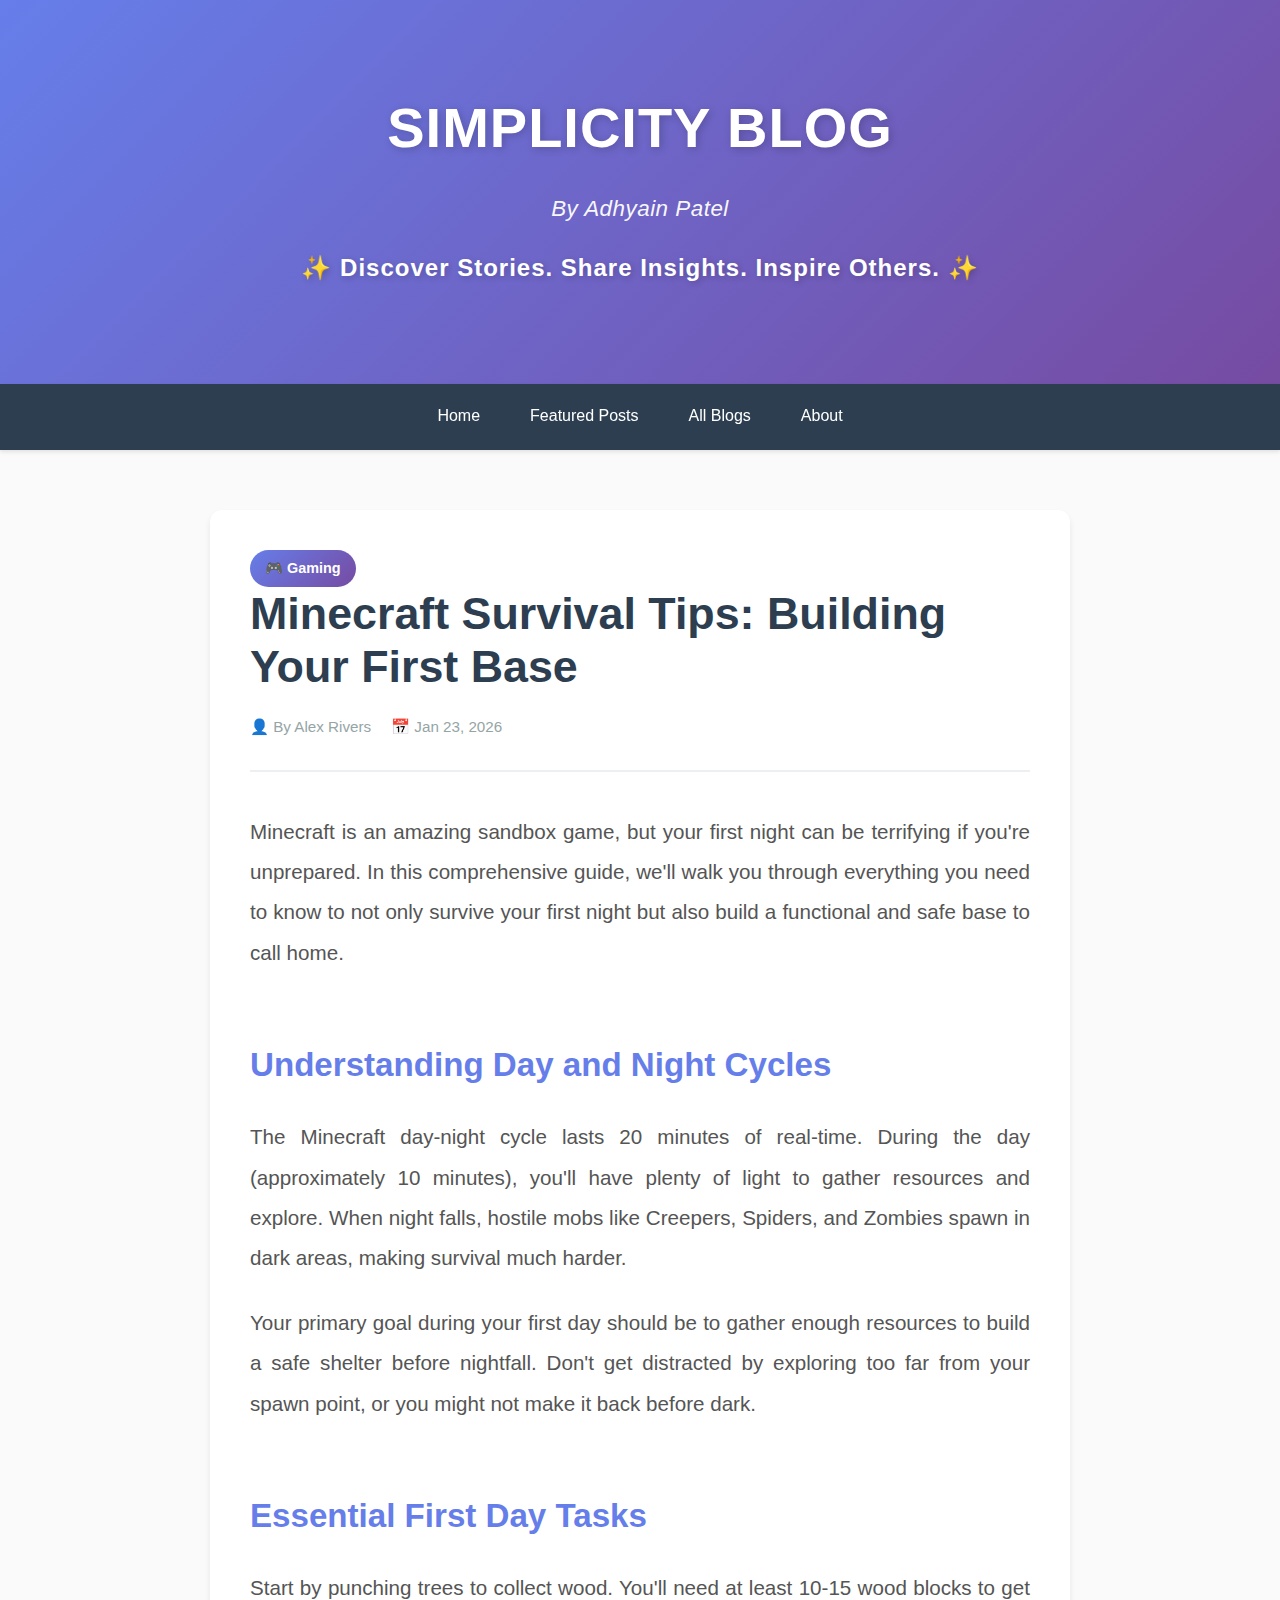
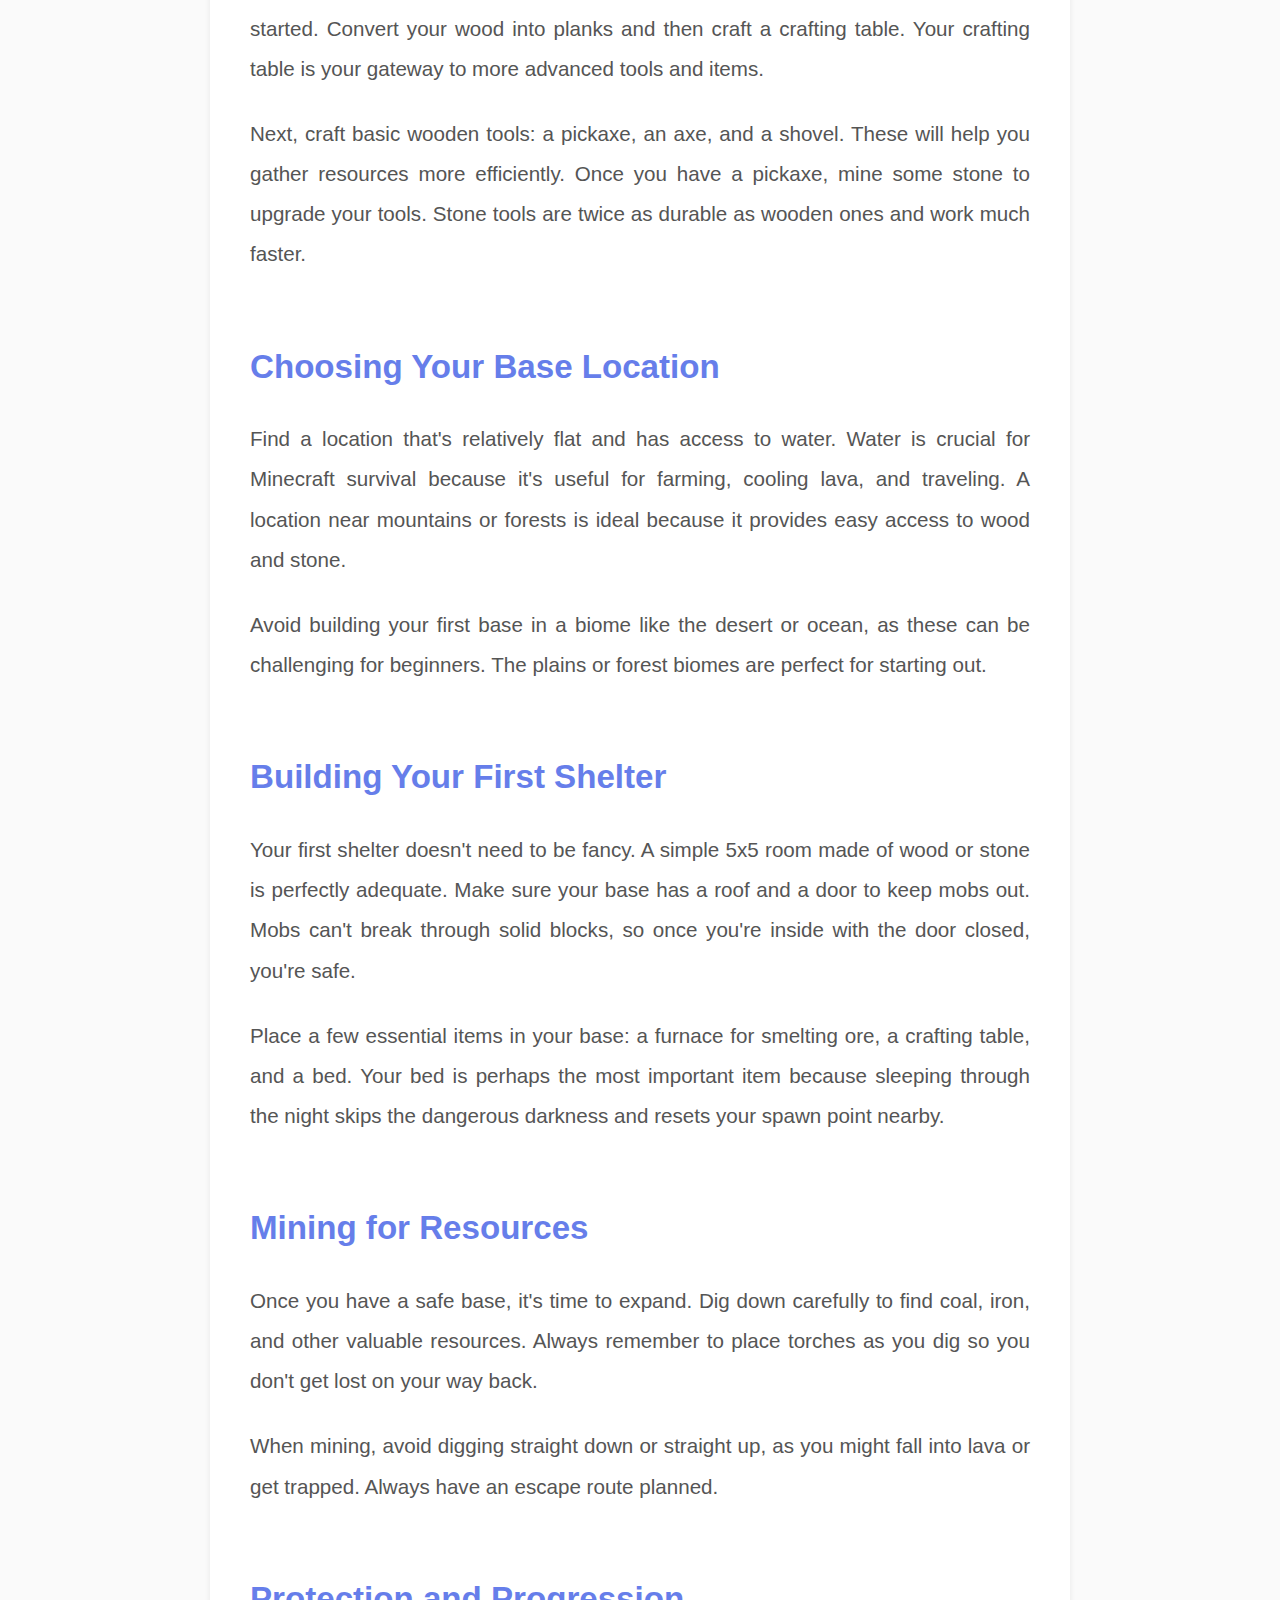
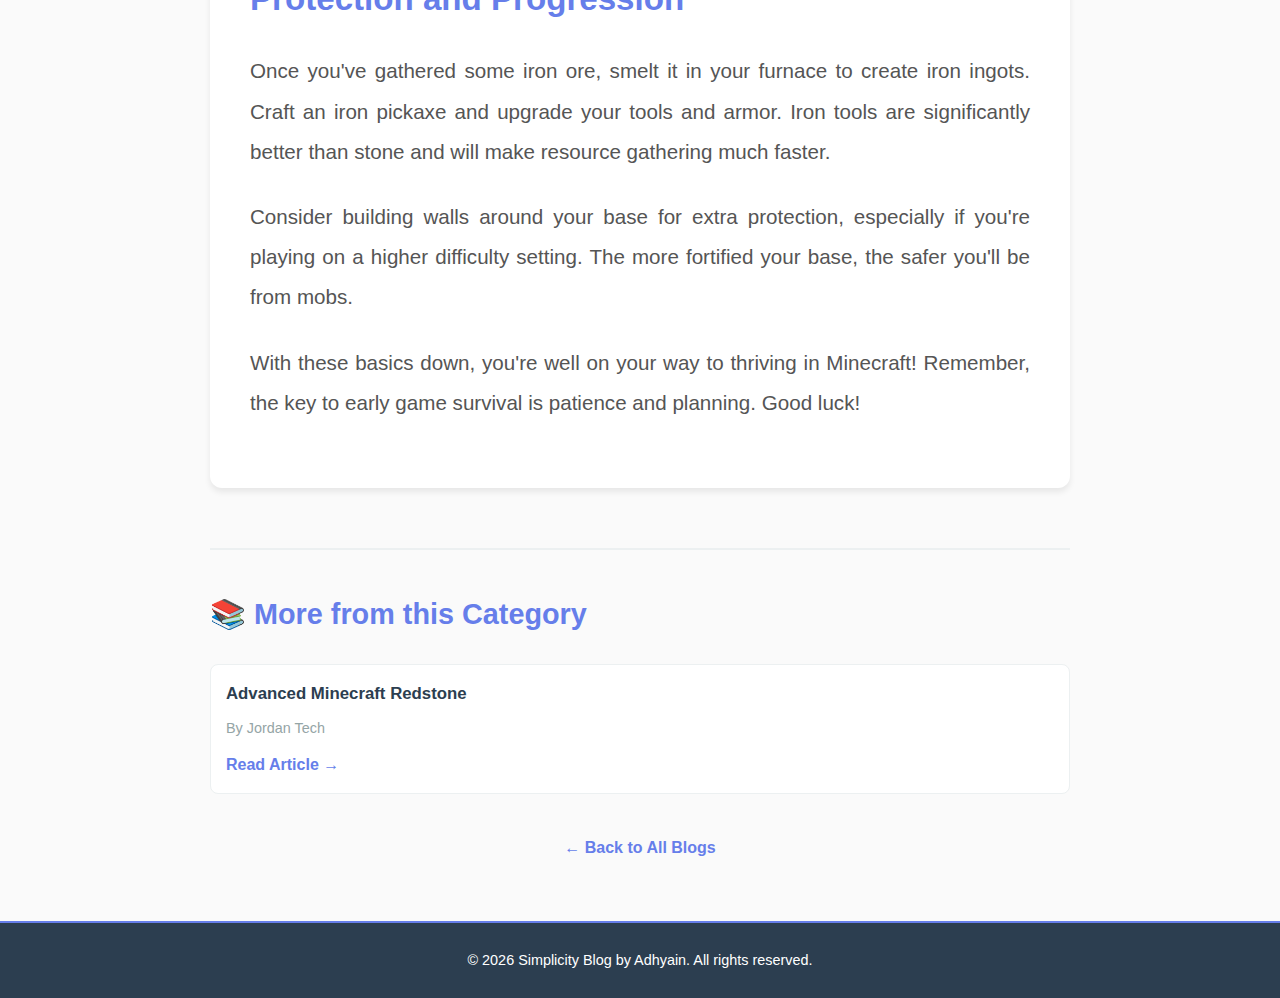
<file: blog-detail.html>
<!DOCTYPE html>
<html lang="en">
<head>
    <meta charset="UTF-8">
    <meta name="viewport" content="width=device-width, initial-scale=1.0">
    <title>Blog - Simplicity Blog</title>
    <link rel="stylesheet" href="styles.css">
    <style>
        .blog-details {
            background: white;
            padding: 40px;
            border-radius: 12px;
            box-shadow: 0 4px 6px rgba(0, 0, 0, 0.08);
        }

        .blog-detail-header {
            margin-bottom: 40px;
            padding-bottom: 30px;
            border-bottom: 2px solid #ecf0f1;
        }

        .blog-detail-title {
            font-size: 2.8em;
            font-weight: 800;
            color: #2c3e50;
            margin-bottom: 20px;
            line-height: 1.2;
        }

        .blog-detail-meta {
            display: flex;
            gap: 20px;
            flex-wrap: wrap;
            font-size: 0.95em;
            color: #95a5a6;
        }

        .blog-detail-meta span {
            display: flex;
            align-items: center;
            gap: 8px;
        }

        .blog-category-badge {
            display: inline-block;
            background: linear-gradient(135deg, #667eea 0%, #764ba2 100%);
            color: white;
            padding: 6px 15px;
            border-radius: 20px;
            font-weight: 600;
            font-size: 0.9em;
        }

        .blog-detail-content {
            font-size: 1.15em;
            line-height: 1.95;
            color: #555;
        }

        .blog-detail-content p {
            margin-bottom: 25px;
            font-size: 1.12em;
            text-align: justify;
        }

        .blog-detail-content h2 {
            font-size: 1.8em;
            font-weight: 700;
            color: #667eea;
            margin: 40px 0 20px 0;
            padding-top: 20px;
        }

        .blog-detail-content h3 {
            font-size: 1.4em;
            font-weight: 700;
            color: #2c3e50;
            margin: 25px 0 15px 0;
        }

        .reader-info {
            background-color: #f0f4ff;
            border-left: 4px solid #667eea;
            padding: 15px;
            border-radius: 6px;
            margin-bottom: 30px;
            color: #2c3e50;
        }

        .related-blogs {
            margin-top: 60px;
            padding-top: 40px;
            border-top: 2px solid #ecf0f1;
        }

        .related-blogs h3 {
            font-size: 1.8em;
            color: #667eea;
            margin-bottom: 25px;
        }

        .related-grid {
            display: grid;
            grid-template-columns: repeat(auto-fit, minmax(280px, 1fr));
            gap: 20px;
        }

        .related-item {
            background: white;
            border: 1px solid #ecf0f1;
            border-radius: 8px;
            padding: 15px;
            transition: all 0.3s ease;
        }

        .related-item:hover {
            box-shadow: 0 5px 15px rgba(102, 126, 234, 0.15);
            transform: translateY(-5px);
        }

        .related-item h4 {
            color: #2c3e50;
            margin-bottom: 8px;
            font-size: 1.05em;
        }

        .related-item a {
            color: #667eea;
            text-decoration: none;
            font-weight: 600;
        }

        .related-item a:hover {
            color: #764ba2;
        }

        @media (max-width: 768px) {
            .blog-details {
                padding: 25px;
            }

            .blog-detail-title {
                font-size: 2em;
            }

            .blog-detail-content {
                font-size: 1em;
            }

            .blog-detail-content h2 {
                font-size: 1.5em;
            }

            .related-grid {
                grid-template-columns: 1fr;
            }
        }
    </style>
</head>
<body>
    <!-- Header Section -->
    <header class="header">
        <div class="header-content">
            <h1 class="main-title"><strong>Simplicity Blog</strong></h1>
            <p class="tagline">By Adhyain Patel</p>
            <p class="header-subtitle">✨ Discover Stories. Share Insights. Inspire Others. ✨</p>
        </div>
    </header>

    <!-- Navigation Bar -->
    <nav class="navbar">
        <div class="nav-container">
            <ul class="nav-list">
                <li><a href="index.html" class="nav-link">Home</a></li>
                <li><a href="index.html#posts" class="nav-link">Featured Posts</a></li>
                <li><a href="all-blogs.html" class="nav-link">All Blogs</a></li>
                <li><a href="index.html#about" class="nav-link">About</a></li>
            </ul>
        </div>
    </nav>

    <!-- Main Content -->
    <main class="container">
        <div class="blog-details" id="blogContainer">
            <!-- Blog content will be loaded here -->
        </div>

        <div class="related-blogs">
            <h3>📚 More from this Category</h3>
            <div class="related-grid" id="relatedContainer"></div>
        </div>

        <div style="text-align: center; margin-top: 40px;">
            <a href="all-blogs.html" style="color: #667eea; text-decoration: none; font-weight: 600;">← Back to All Blogs</a>
        </div>
    </main>

    <!-- Footer -->
    <footer class="footer">
        <p>&copy; 2026 Simplicity Blog by Adhyain. All rights reserved.</p>
    </footer>

    <script>
        // Blog content database
        const blogContents = {
            1: {
                title: "Minecraft Survival Tips: Building Your First Base",
                category: "Gaming",
                author: "Alex Rivers",
                date: "Jan 23, 2026",
                content: `
                    <p>Minecraft is an amazing sandbox game, but your first night can be terrifying if you're unprepared. In this comprehensive guide, we'll walk you through everything you need to know to not only survive your first night but also build a functional and safe base to call home.</p>

                    <h2>Understanding Day and Night Cycles</h2>
                    <p>The Minecraft day-night cycle lasts 20 minutes of real-time. During the day (approximately 10 minutes), you'll have plenty of light to gather resources and explore. When night falls, hostile mobs like Creepers, Spiders, and Zombies spawn in dark areas, making survival much harder.</p>

                    <p>Your primary goal during your first day should be to gather enough resources to build a safe shelter before nightfall. Don't get distracted by exploring too far from your spawn point, or you might not make it back before dark.</p>

                    <h2>Essential First Day Tasks</h2>
                    <p>Start by punching trees to collect wood. You'll need at least 10-15 wood blocks to get started. Convert your wood into planks and then craft a crafting table. Your crafting table is your gateway to more advanced tools and items.</p>

                    <p>Next, craft basic wooden tools: a pickaxe, an axe, and a shovel. These will help you gather resources more efficiently. Once you have a pickaxe, mine some stone to upgrade your tools. Stone tools are twice as durable as wooden ones and work much faster.</p>

                    <h2>Choosing Your Base Location</h2>
                    <p>Find a location that's relatively flat and has access to water. Water is crucial for Minecraft survival because it's useful for farming, cooling lava, and traveling. A location near mountains or forests is ideal because it provides easy access to wood and stone.</p>

                    <p>Avoid building your first base in a biome like the desert or ocean, as these can be challenging for beginners. The plains or forest biomes are perfect for starting out.</p>

                    <h2>Building Your First Shelter</h2>
                    <p>Your first shelter doesn't need to be fancy. A simple 5x5 room made of wood or stone is perfectly adequate. Make sure your base has a roof and a door to keep mobs out. Mobs can't break through solid blocks, so once you're inside with the door closed, you're safe.</p>

                    <p>Place a few essential items in your base: a furnace for smelting ore, a crafting table, and a bed. Your bed is perhaps the most important item because sleeping through the night skips the dangerous darkness and resets your spawn point nearby.</p>

                    <h2>Mining for Resources</h2>
                    <p>Once you have a safe base, it's time to expand. Dig down carefully to find coal, iron, and other valuable resources. Always remember to place torches as you dig so you don't get lost on your way back.</p>

                    <p>When mining, avoid digging straight down or straight up, as you might fall into lava or get trapped. Always have an escape route planned.</p>

                    <h2>Protection and Progression</h2>
                    <p>Once you've gathered some iron ore, smelt it in your furnace to create iron ingots. Craft an iron pickaxe and upgrade your tools and armor. Iron tools are significantly better than stone and will make resource gathering much faster.</p>

                    <p>Consider building walls around your base for extra protection, especially if you're playing on a higher difficulty setting. The more fortified your base, the safer you'll be from mobs.</p>

                    <p>With these basics down, you're well on your way to thriving in Minecraft! Remember, the key to early game survival is patience and planning. Good luck!</p>
                `
            },
            2: {
                title: "Advanced Minecraft Redstone Guide",
                category: "Gaming",
                author: "Jordan Tech",
                date: "Jan 21, 2026",
                content: `
                    <p>Redstone is Minecraft's equivalent of electricity, and mastering it opens up a world of possibilities. From automated farms to complex contraptions, understanding redstone can transform your Minecraft experience. This guide covers advanced redstone concepts for intermediate to advanced players.</p>

                    <h2>Understanding Redstone Power</h2>
                    <p>Redstone dust transmits power up to 15 blocks away. When powered, it glows red and powers adjacent mechanisms. Understanding power levels is crucial—redstone doesn't just have an on/off state; it has strength levels from 0 to 15.</p>

                    <h2>Logic Gates</h2>
                    <p>Logic gates are the building blocks of complex redstone. AND gates, OR gates, and NOT gates allow you to create decision-making systems within your redstone contraptions.</p>

                    <h2>Automation Systems</h2>
                    <p>With redstone, you can automate resource farming, mob farming, and resource sorting. Learn how to build efficient systems that work for you while you're off exploring.</p>

                    <h2>Advanced Contraptions</h2>
                    <p>Once you master the basics, you can build flying machines, auto-crafters, and other incredible machines that seem to defy Minecraft's limitations.</p>
                `
            },
            5: {
                title: "AI and Machine Learning Basics",
                category: "Technology",
                author: "Dr. AI",
                date: "Jan 20, 2026",
                content: `
                    <p>Artificial Intelligence (AI) and Machine Learning (ML) are revolutionizing technology and society. These powerful tools are changing how we work, communicate, and solve problems. In this guide, we'll break down these complex concepts into understandable pieces.</p>

                    <h2>What is Artificial Intelligence?</h2>
                    <p>AI refers to computer systems designed to perform tasks that typically require human intelligence. This includes learning from experience, recognizing patterns, understanding language, and making decisions.</p>

                    <h2>Types of AI</h2>
                    <p>Narrow AI is designed for specific tasks (like chess-playing algorithms), while General AI would have the flexibility and intelligence of humans. Currently, all AI systems are narrow AI.</p>

                    <h2>What is Machine Learning?</h2>
                    <p>Machine Learning is a subset of AI where systems learn from data without being explicitly programmed. Instead of following pre-written rules, ML algorithms discover patterns in data and improve their performance through experience.</p>

                    <h2>Real-World Applications</h2>
                    <p>AI and ML power recommendation systems, voice assistants, autonomous vehicles, medical diagnostics, and much more. As these technologies advance, their applications will only increase.</p>
                `
            },
            10: {
                title: "Rocket Science Explained",
                category: "Science",
                author: "Space Enthusiast",
                date: "Jan 22, 2026",
                content: `
                    <p>Rocket science isn't just a figure of speech—it's one of the most challenging and rewarding fields of engineering. Understanding how rockets work requires knowledge of physics, chemistry, and materials science. Let's break down this fascinating subject.</p>

                    <h2>Newton's Third Law in Action</h2>
                    <p>Rockets operate on a simple principle: for every action, there's an equal and opposite reaction. By expelling hot gas downward at high velocity, rockets push themselves upward into space.</p>

                    <h2>Thrust and Propulsion</h2>
                    <p>Thrust is the force that propels a rocket forward. It's generated by the rapid expulsion of propellant. The more propellant you expel at higher velocities, the more thrust you generate.</p>

                    <h2>Rocket Stages</h2>
                    <p>Most rockets are multi-stage vehicles. As each stage burns its fuel and becomes empty, it's jettisoned to reduce weight, allowing subsequent stages to accelerate more efficiently.</p>

                    <h2>Escape Velocity</h2>
                    <p>To leave Earth and reach space, a rocket must achieve escape velocity—approximately 11.2 kilometers per second. This is the speed needed to overcome Earth's gravitational pull.</p>

                    <h2>The Future of Space Travel</h2>
                    <p>Reusable rockets like SpaceX's Falcon 9 are making space travel more affordable. As technology advances, we'll see more ambitious missions, including Mars colonization and deep space exploration.</p>
                `
            },
            15: {
                title: "Hidden Gems of Japan",
                category: "Travel",
                author: "Travel Bug",
                date: "Jan 24, 2026",
                content: `
                    <p>While Tokyo and Kyoto are wonderful, Japan has so much more to offer. Venture off the beaten path to discover authentic experiences, stunning natural beauty, and unique cultural treasures that most tourists never see.</p>

                    <h2>Kanazawa: The Cultural Jewel</h2>
                    <p>Often overlooked, Kanazawa is home to one of Japan's most beautiful gardens, Kenroku-en, and offers a more relaxed atmosphere than major cities. The traditional geisha district here is also less crowded than Kyoto's.</p>

                    <h2>Naoshima: Art Island</h2>
                    <p>This island in the Seto Inland Sea is a contemporary art lover's paradise. Contemporary art museums, outdoor installations, and galleries make it a must-visit for art enthusiasts.</p>

                    <h2>Takayama: Mountain Town Magic</h2>
                    <p>Nestled in the Japanese Alps, Takayama maintains old-world charm with its traditional wooden merchant houses and morning markets. It's a photographer's dream.</p>

                    <h2>Practical Tips</h2>
                    <p>Buy a Japan Rail Pass for unlimited travel, learn basic Japanese phrases, and visit during shoulder seasons for better weather and fewer crowds. The best time to visit is spring (cherry blossoms) or autumn (fall colors).</p>
                `
            },
            19: {
                title: "Mastering Italian Pasta Making",
                category: "Food",
                author: "Chef Marco",
                date: "Jan 25, 2026",
                content: `
                    <p>Making pasta from scratch is one of the most rewarding culinary skills you can learn. There's something magical about transforming simple ingredients—flour and eggs—into silky, delicious pasta. Let's explore the art of authentic Italian pasta making.</p>

                    <h2>The Perfect Dough</h2>
                    <p>The foundation of great pasta is a perfect dough. Use a 1:100 ratio of eggs to flour as a starting point, but adjust based on humidity. The dough should be smooth, elastic, and not sticky.</p>

                    <h2>Kneading and Resting</h2>
                    <p>Knead your dough for about 10 minutes until it becomes smooth and elastic. Let it rest for at least 30 minutes—this allows the gluten to develop and makes rolling easier.</p>

                    <h2>Rolling and Shaping</h2>
                    <p>For thin pasta like fettuccine, use a pasta machine to roll thin sheets. Hand-rolling takes practice but gives you more control. Cut shapes carefully for uniform cooking.</p>

                    <h2>Cooking Fresh Pasta</h2>
                    <p>Fresh pasta cooks in just 2-4 minutes, much faster than dried pasta. Cook until al dente (still slightly firm when bitten) for the best texture.</p>

                    <h2>Classic Sauces</h2>
                    <p>Pair your homemade pasta with simple, classic sauces: Cacio e Pepe (cheese and pepper), Aglio e Olio (garlic and oil), or a rich Bolognese. Let the pasta shine!</p>
                `
            },
            24: {
                title: "Fitness Routines for Beginners",
                category: "Health",
                author: "Fitness Coach",
                date: "Jan 23, 2026",
                content: `
                    <p>Starting a fitness journey can be intimidating, but it doesn't have to be. Whether your goal is to lose weight, build muscle, or just feel healthier, these beginner-friendly routines will help you get started on the right foot.</p>

                    <h2>Setting Realistic Goals</h2>
                    <p>Before starting, set specific, measurable, achievable, relevant, and time-bound (SMART) goals. Instead of "get fit," aim for "run 5 km without stopping" or "do 10 push-ups."</p>

                    <h2>Starting with Walking</h2>
                    <p>Walking is underrated and accessible to everyone. Start with 20-30 minute walks, 3-4 times per week. Gradually increase intensity and duration as your fitness improves.</p>

                    <h2>Bodyweight Exercises</h2>
                    <p>You don't need a gym membership to start. Push-ups, squats, lunges, and planks require no equipment and build functional strength.</p>

                    <h2>Creating a Routine</h2>
                    <p>Consistency beats intensity. A 20-minute workout you do regularly is better than an intense workout you do rarely. Aim for 3-4 workouts per week with rest days in between.</p>

                    <h2>Nutrition Basics</h2>
                    <p>Exercise is only half the equation. Eat balanced meals with protein, vegetables, and whole grains. Stay hydrated and avoid processed foods when possible.</p>
                `
            },
            29: {
                title: "Digital Art Basics",
                category: "Art",
                author: "Digital Artist",
                date: "Jan 21, 2026",
                content: `
                    <p>Digital art has revolutionized the creative world, making art creation more accessible than ever. Whether you want to learn digital painting, illustration, or animation, this guide covers the essentials.</p>

                    <h2>Choosing Your Tools</h2>
                    <p>You'll need three things: a computer (laptop or desktop), drawing software, and ideally a drawing tablet. Popular software includes Photoshop, Procreate (iPad), and free alternatives like Krita or GIMP.</p>

                    <h2>Understanding Digital Layers</h2>
                    <p>Layers are digital art's greatest advantage. They let you work on different elements separately and adjust them non-destructively. Master layers to unlock digital art's potential.</p>

                    <h2>Color Theory Fundamentals</h2>
                    <p>Color theory applies to digital art just as much as traditional art. Understand color wheels, complementary colors, and color harmony to create visually pleasing work.</p>

                    <h2>Brush Techniques</h2>
                    <p>Digital brushes are endlessly customizable. Experiment with different brush types to develop your unique style. Practice drawing regularly to build muscle memory.</p>

                    <h2>From Concept to Final Art</h2>
                    <p>The workflow is: sketch → line art → block in colors → rendering → details → final touches. Each step builds on the previous, creating professional-quality digital art.</p>
                `
            },
            41: {
                title: "Virtual Reality Gaming Experience",
                category: "Gaming",
                author: "VR Enthusiast",
                date: "Jan 24, 2026",
                content: `
                    <p>Virtual Reality (VR) gaming represents the future of interactive entertainment. By creating fully immersive 3D environments, VR gaming offers experiences that traditional gaming simply cannot match. Let's explore this exciting frontier.</p>

                    <h2>Understanding VR Technology</h2>
                    <p>VR uses headsets and motion controllers to create immersive experiences where you feel like you're inside the game world. Modern VR systems like Meta Quest, PlayStation VR, and HTC Vive offer impressive graphics and responsive controls.</p>

                    <h2>Popular VR Games</h2>
                    <p>From action games like Half-Life: Alyx to puzzle games like Portal VR, VR gaming offers diverse genres. Many VR games emphasize physical movement and gesture controls, making them more active than traditional gaming.</p>

                    <h2>Getting Started with VR</h2>
                    <p>Entry-level VR headsets have become increasingly affordable. Start with a Meta Quest 2 or 3, which offer excellent game libraries and ease of use for beginners.</p>

                    <h2>The Future of VR Gaming</h2>
                    <p>As VR technology improves, we'll see more realistic graphics, wireless connectivity, and haptic feedback. VR will likely become a mainstream entertainment medium within the next few years.</p>
                `
            },
            42: {
                title: "Blockchain and Cryptocurrency",
                category: "Technology",
                author: "Crypto Expert",
                date: "Jan 23, 2026",
                content: `
                    <p>Blockchain technology and cryptocurrencies have disrupted finance and technology in profound ways. Understanding how they work is increasingly important in our digital world. This guide breaks down these complex topics.</p>

                    <h2>What is Blockchain?</h2>
                    <p>Blockchain is a distributed ledger technology that records transactions across multiple computers. Each block contains data and references the previous block, creating an immutable chain. This transparency and security make blockchain revolutionary.</p>

                    <h2>How Cryptocurrencies Work</h2>
                    <p>Cryptocurrencies like Bitcoin and Ethereum use blockchain to enable secure peer-to-peer transactions without intermediaries. Each transaction is verified by the network and recorded on the blockchain.</p>

                    <h2>Smart Contracts</h2>
                    <p>Smart contracts are self-executing contracts with terms written in code. They automatically execute when conditions are met, eliminating the need for intermediaries and enabling complex decentralized applications.</p>

                    <h2>Investing in Crypto</h2>
                    <p>While cryptocurrencies offer potential rewards, they're highly volatile and risky. Only invest money you can afford to lose, and research thoroughly before investing.</p>
                `
            },
            43: {
                title: "The Big Bang Theory Explained",
                category: "Science",
                author: "Space Professor",
                date: "Jan 22, 2026",
                content: `
                    <p>The Big Bang Theory is our best scientific explanation for how the universe began. Supported by overwhelming evidence, it describes the universe's origin approximately 13.8 billion years ago. Let's explore this fascinating theory.</p>

                    <h2>The Beginning: Singularity</h2>
                    <p>According to the Big Bang Theory, the universe began as an infinitely dense, infinitely hot singularity. In this state, all matter, energy, and space were compressed into a single point.</p>

                    <h2>The First Moments</h2>
                    <p>In the first fractions of a second, the universe underwent rapid expansion and cooling. This inflation period explains why the universe appears uniform in all directions.</p>

                    <h2>Formation of Matter</h2>
                    <p>As the universe cooled, quarks formed protons and neutrons. These combined to create the first atomic nuclei, primarily hydrogen and helium, which are still the universe's most abundant elements.</p>

                    <h2>Evidence for the Big Bang</h2>
                    <p>The cosmic microwave background radiation, the abundance of light elements, and the expansion of the universe all support the Big Bang Theory. This accumulated evidence makes it the most widely accepted cosmological model.</p>
                `
            },
            51: {
                title: "JavaScript Modern Features",
                category: "Technology",
                author: "JS Developer",
                date: "Jan 14, 2026",
                content: `
                    <p>JavaScript has evolved dramatically with ES6+ (ECMAScript 2015 and beyond). Modern JavaScript features make coding cleaner, more efficient, and more enjoyable. Let's explore the most important modern features.</p>

                    <h2>Arrow Functions</h2>
                    <p>Arrow functions provide a concise syntax for function declarations and automatically bind the 'this' context. They're perfect for short, simple functions and callbacks.</p>

                    <h2>Destructuring</h2>
                    <p>Destructuring allows you to unpack values from arrays or objects into separate variables. This makes code more readable and reduces repetition.</p>

                    <h2>Async/Await</h2>
                    <p>Async/await makes asynchronous code look and behave more like synchronous code. This makes complex asynchronous operations much easier to understand and debug.</p>

                    <h2>Classes</h2>
                    <p>ES6 classes provide a cleaner syntax for object-oriented programming. While they're syntactic sugar over prototypes, they're more intuitive for developers familiar with class-based languages.</p>

                    <h2>Template Literals</h2>
                    <p>Template literals use backticks and allow string interpolation with variables. They make creating dynamic strings much simpler and more readable.</p>
                `
            },
            3: {
                title: "Top 10 Gaming Laptops 2026",
                category: "Gaming",
                author: "Sam Gaming",
                date: "Jan 19, 2026",
                content: `
                    <p>Choosing the right gaming laptop is crucial for a smooth gaming experience. With so many options available, this guide helps you understand what to look for and presents the best gaming laptops of 2026.</p>

                    <h2>Key Specifications to Consider</h2>
                    <p>A good gaming laptop needs a powerful GPU (graphics card), a fast CPU (processor), plenty of RAM, and fast storage. Look for at least RTX 4060, Intel i7/AMD Ryzen 7, 16GB RAM, and 512GB SSD.</p>

                    <h2>Display Matters</h2>
                    <p>Gaming laptops should have at least 144Hz refresh rate for smooth gameplay. Higher resolutions like 1440p offer better visuals but require more GPU power. 15.6-17.3 inch displays are ideal for gaming.</p>

                    <h2>Cooling and Thermals</h2>
                    <p>Intense gaming generates heat. Look for laptops with advanced cooling systems featuring multiple fans and heat pipes. Good thermals prevent throttling and extend hardware lifespan.</p>

                    <h2>Battery Life vs Performance</h2>
                    <p>Gaming laptops sacrifice battery life for performance. Expect 3-6 hours of gaming on battery. Most gamers use them plugged in, so this is less critical than for business laptops.</p>

                    <h2>Top Picks for 2026</h2>
                    <p>The best gaming laptops include ASUS ROG Zephyrus G16, Razer Blade 15, MSI Stealth 16, and Dell Alienware m16. Each offers excellent performance in different price ranges and styles.</p>
                `
            },
            4: {
                title: "Esports Career Guide",
                category: "Gaming",
                author: "Pro Gamer",
                date: "Jan 18, 2026",
                content: `
                    <p>Professional esports has become a lucrative career path for talented gamers. This guide covers everything you need to know about pursuing a career in professional gaming and esports.</p>

                    <h2>Getting Started Early</h2>
                    <p>Start playing competitively as early as possible. Join online tournaments, climb ranked ladders, and build your skills. Most professional players start in their teens and develop for years before turning pro.</p>

                    <h2>Choosing Your Game</h2>
                    <p>Focus on games with large esports scenes: League of Legends, Dota 2, Counter-Strike 2, Valorant, and Overwatch 2. Specializing in one game gives you the best chance of going pro.</p>

                    <h2>Building Your Resume</h2>
                    <p>Compete in online qualifiers, local LANs, and regional tournaments. Stream your gameplay to build an audience. Join semi-professional teams to gain experience and visibility.</p>

                    <h2>Professional Teams and Salaries</h2>
                    <p>Professional esports teams offer salaries ranging from $1,000 to $100,000+ monthly depending on the player and team. Prize money from tournaments can add significantly to earnings.</p>

                    <h2>Beyond Playing</h2>
                    <p>Not everyone can be a player. Careers in esports include coaching, casting, management, streaming, and content creation. The industry is expanding with many opportunities.</p>
                `
            },
            6: {
                title: "Web Development Trends 2026",
                category: "Technology",
                author: "Code Master",
                date: "Jan 17, 2026",
                content: `
                    <p>Web development is constantly evolving. Staying current with the latest trends and technologies is essential for developers. Let's explore what's shaping web development in 2026.</p>

                    <h2>AI Integration</h2>
                    <p>Artificial intelligence is revolutionizing web development. AI-powered code assistants like GitHub Copilot are speeding up development. AI chatbots are becoming standard on websites.</p>

                    <h2>Web Components and Modularity</h2>
                    <p>Web Components are becoming the standard for creating reusable UI elements. This allows better code organization and makes components shareable across projects.</p>

                    <h2>Performance First</h2>
                    <p>Core Web Vitals continue to be crucial for SEO. Developers focus on optimizing loading time, interactivity, and visual stability. Tools like Next.js and Remix make performance optimization easier.</p>

                    <h2>Full-Stack Frameworks</h2>
                    <p>Full-stack frameworks like Next.js, Remix, and SvelteKit combine frontend and backend capabilities in one framework. This reduces complexity and improves developer experience.</p>

                    <h2>Progressive Web Apps</h2>
                    <p>PWAs blur the line between web and native apps. They work offline, load quickly, and can be installed on devices. More companies are adopting PWA technology.</p>
                `
            },
            7: {
                title: "Cloud Computing Explained",
                category: "Technology",
                author: "Tech Writer",
                date: "Jan 15, 2026",
                content: `
                    <p>Cloud computing has transformed how businesses operate and how data is managed. Understanding cloud services is essential in today's digital world. This guide breaks down cloud computing fundamentals.</p>

                    <h2>What is Cloud Computing?</h2>
                    <p>Cloud computing means using remote servers hosted on the internet to store, manage, and process data instead of a local server or personal computer. It offers flexibility and scalability.</p>

                    <h2>Main Cloud Providers</h2>
                    <p>The big three are AWS (Amazon Web Services), Microsoft Azure, and Google Cloud. Each offers similar services with different strengths and pricing models.</p>

                    <h2>Types of Cloud Services</h2>
                    <p>Infrastructure as a Service (IaaS) provides computing resources. Platform as a Service (PaaS) offers development platforms. Software as a Service (SaaS) provides applications accessible via browser.</p>

                    <h2>Advantages of Cloud</h2>
                    <p>Cloud services offer cost savings, scalability, reliability, and global accessibility. You only pay for what you use, and scaling up or down is instant.</p>

                    <h2>Getting Started</h2>
                    <p>Most cloud providers offer free tiers to get started. Learn the basics through free courses. Start with simple deployments before moving to complex architectures.</p>
                `
            },
            8: {
                title: "Cybersecurity Best Practices",
                category: "Technology",
                author: "Security Pro",
                date: "Jan 14, 2026",
                content: `
                    <p>In an increasingly digital world, cybersecurity is more important than ever. Protecting your personal and professional data requires understanding security fundamentals and best practices.</p>

                    <h2>Strong Passwords</h2>
                    <p>Use unique, complex passwords with at least 12 characters combining uppercase, lowercase, numbers, and symbols. Use a password manager to securely store passwords.</p>

                    <h2>Two-Factor Authentication</h2>
                    <p>Enable 2FA on all important accounts. This adds an extra security layer by requiring a second verification method, making it much harder for attackers to access accounts.</p>

                    <h2>Keep Software Updated</h2>
                    <p>Security patches are crucial. Keep your operating system, applications, and antivirus software updated. Most security breaches exploit known vulnerabilities with available patches.</p>

                    <h2>Recognize Phishing</h2>
                    <p>Be suspicious of unsolicited emails, messages, and links. Hackers use social engineering to trick people into revealing information. Verify requests before clicking links or downloading attachments.</p>

                    <h2>Backup Your Data</h2>
                    <p>Regular backups protect against ransomware and data loss. Store backups offline and in multiple locations. This ensures you can recover data if compromised.</p>
                `
            },
            9: {
                title: "Python Programming for Beginners",
                category: "Technology",
                author: "Code Ninja",
                date: "Jan 12, 2026",
                content: `
                    <p>Python is the perfect language for beginners due to its simple syntax and powerful capabilities. This guide gets you started with Python programming and helps you build your first projects.</p>

                    <h2>Why Learn Python?</h2>
                    <p>Python is readable, beginner-friendly, and versatile. It's used for web development, data science, artificial intelligence, automation, and more. Python's job market is growing rapidly.</p>

                    <h2>Setting Up Python</h2>
                    <p>Download Python from python.org and install it. Use an IDE like VS Code, PyCharm, or Thonny. Write your first program: print("Hello, World!")</p>

                    <h2>Basic Concepts</h2>
                    <p>Learn variables, data types, operators, conditionals, loops, and functions. These fundamentals form the foundation of all Python programs. Practice with simple scripts.</p>

                    <h2>Data Structures</h2>
                    <p>Master lists, dictionaries, tuples, and sets. These data structures help organize and manage data efficiently. Understanding them is crucial for writing effective code.</p>

                    <h2>Building Projects</h2>
                    <p>Start with simple projects like calculators, to-do lists, and games. Gradually increase complexity. Contribute to open-source projects to gain real-world experience.</p>
                `
            },
            11: {
                title: "Journey to Mars: Future Missions",
                category: "Science",
                author: "Astronomer",
                date: "Jan 16, 2026",
                content: `
                    <p>Mars exploration is one of humanity's greatest challenges and ambitions. Multiple missions are planned to establish a human presence on Mars. Let's explore what the future holds.</p>

                    <h2>Why Mars?</h2>
                    <p>Mars is the closest potentially habitable planet. Evidence suggests Mars once had water and a thicker atmosphere. Understanding Mars helps us understand planetary evolution and search for past life.</p>

                    <h2>Current Mars Missions</h2>
                    <p>NASA's Perseverance rover is searching for signs of ancient life. China's Zhurong rover explores Utopia Planitia. UAE's Hope orbiter studies Mars' atmosphere. Many missions gather data for human missions.</p>

                    <h2>Challenges of Human Mars Missions</h2>
                    <p>The journey takes 6-9 months. Mars has thin atmosphere, extreme cold, and intense radiation. Life support systems must sustain humans for extended missions. Landing heavy cargo is extremely difficult.</p>

                    <h2>Future Timeline</h2>
                    <p>NASA plans to establish lunar bases in the 2020s as stepping stones to Mars. Human missions to Mars are planned for the 2030s-2040s. Long-term goals include establishing permanent colonies.</p>

                    <h2>Colonization Possibilities</h2>
                    <p>Mars bases would need underground habitats for radiation protection. Water extraction from ice is crucial for survival and fuel production. Sustainable agriculture would need to be developed.</p>
                `
            },
            12: {
                title: "Quantum Physics Made Simple",
                category: "Science",
                author: "Physics Prof",
                date: "Jan 13, 2026",
                content: `
                    <p>Quantum physics describes the behavior of matter and energy at the smallest scales. It's fascinating but often confusing. This guide makes quantum physics accessible to everyone.</p>

                    <h2>The Quantum World</h2>
                    <p>At quantum scales (atoms and subatomic particles), the rules differ from our everyday experience. Particles behave in unexpected ways that challenge our intuition.</p>

                    <h2>Superposition</h2>
                    <p>Particles can exist in multiple states simultaneously until observed. This is like a coin spinning in the air—it's both heads and tails until it lands. This phenomenon is called superposition.</p>

                    <h2>Entanglement</h2>
                    <p>Two particles can become entangled, meaning they're connected across any distance. Measuring one instantly affects the other. Einstein called this "spooky action at a distance."</p>

                    <h2>Wave-Particle Duality</h2>
                    <p>Quantum objects behave as both particles and waves depending on how we observe them. This fundamental duality is one of quantum physics' most puzzling aspects.</p>

                    <h2>Real-World Applications</h2>
                    <p>Quantum physics enables lasers, transistors, and solar cells. Quantum computers promise to solve problems classical computers can't. Quantum cryptography could make communication unhackable.</p>
                `
            },
            13: {
                title: "The Evolution of Species",
                category: "Science",
                author: "Biology Expert",
                date: "Jan 11, 2026",
                content: `
                    <p>Evolution is the process by which species change over time. Understanding evolution is fundamental to biology. This guide explains Darwin's theory and modern evolutionary concepts.</p>

                    <h2>Darwin's Theory of Evolution</h2>
                    <p>Charles Darwin proposed that species evolve through natural selection. Organisms with beneficial traits survive and reproduce more, passing traits to offspring. Over time, this creates new species.</p>

                    <h2>Natural Selection</h2>
                    <p>In any population, individuals vary. Those better adapted to their environment survive longer and have more offspring. This gradual process drives evolution over many generations.</p>

                    <h2>Evidence for Evolution</h2>
                    <p>Fossil records show gradual species changes. DNA similarity between species indicates common ancestors. Observation of evolution in bacteria and insects demonstrates it happening today.</p>

                    <h2>Modern Evolutionary Synthesis</h2>
                    <p>Modern biology combines Darwin's natural selection with genetics. Mutations create genetic variation. Natural selection acts on this variation, causing evolution.</p>

                    <h2>Speciation</h2>
                    <p>Speciation occurs when populations become isolated and evolve differently, eventually becoming unable to interbreed. Geography, behavior, and genetics all play roles in speciation.</p>
                `
            },
            14: {
                title: "Climate Change: Science and Solutions",
                category: "Science",
                author: "Climate Scientist",
                date: "Jan 9, 2026",
                content: `
                    <p>Climate change is one of the most pressing challenges of our time. Understanding the science and available solutions is essential for creating a sustainable future.</p>

                    <h2>The Greenhouse Effect</h2>
                    <p>Greenhouse gases like CO2 trap heat in the atmosphere. While some greenhouse effect is natural and necessary, excess gases cause global warming. Burning fossil fuels increases atmospheric CO2.</p>

                    <h2>Evidence of Climate Change</h2>
                    <p>Global temperatures are rising at unprecedented rates. Arctic ice is melting, sea levels are rising, and extreme weather events are becoming more frequent. These changes impact ecosystems and human society.</p>

                    <h2>Human Impact</h2>
                    <p>Burning coal, oil, and gas for energy is the primary cause of climate change. Deforestation removes CO2-absorbing trees. Agriculture and industrial processes also emit greenhouse gases.</p>

                    <h2>Solutions</h2>
                    <p>Transitioning to renewable energy like solar and wind is crucial. Improving energy efficiency reduces consumption. Protecting forests and developing carbon capture technologies are important strategies.</p>

                    <h2>Individual Actions</h2>
                    <p>Reduce energy consumption, drive less, eat less meat, and support sustainable companies. Vote for climate-conscious policies. Small changes by many people create significant impact.</p>
                `
            },
            16: {
                title: "Budget Travel Guide to Europe",
                category: "Travel",
                author: "Wanderer",
                date: "Jan 20, 2026",
                content: `
                    <p>Europe is a dream destination for many travelers. You don't need a huge budget to experience Europe's beauty, culture, and history. This guide shows how to travel Europe affordably.</p>

                    <h2>Cheap Flights</h2>
                    <p>Use budget airlines like Ryanair, EasyJet, and Wizz Air. Book in advance, travel off-season, and be flexible with dates. Sometimes flying to cheaper hubs and traveling by bus saves money.</p>

                    <h2>Accommodation</h2>
                    <p>Hostels offer affordable beds and social atmosphere. Airbnb apartments can be cheaper than hotels. House-sitting and work-exchange programs offer free accommodation.</p>

                    <h2>Food on a Budget</h2>
                    <p>Eat like locals at markets and small restaurants rather than touristy spots. Grocery shopping and cooking in hostels saves money. Street food is often delicious and cheap.</p>

                    <h2>Free Attractions</h2>
                    <p>Many museums have free admission days. Historic city centers, parks, and beaches cost nothing to explore. Walking tours are often free or pay-what-you-wish.</p>

                    <h2>Transportation</h2>
                    <p>Buses are cheaper than trains. Get rail passes for multiple countries. Walk whenever possible. Overnight buses/trains save accommodation costs.</p>
                `
            },
            17: {
                title: "Hiking Adventures in Nepal",
                category: "Travel",
                author: "Hiker's Journey",
                date: "Jan 18, 2026",
                content: `
                    <p>Nepal offers some of the world's most spectacular trekking destinations. From the Himalayas to lush valleys, Nepal's landscapes are breathtaking. This guide prepares you for Nepalese adventures.</p>

                    <h2>Everest Base Camp Trek</h2>
                    <p>The most famous trek reaches Everest's base camp at 5,364m. The trek takes 12-14 days and offers stunning Himalayan views. Acclimatization is crucial to prevent altitude sickness.</p>

                    <h2>Annapurna Circuit</h2>
                    <p>This 160km trek circles the Annapurna massif. It takes 15-21 days and offers diverse landscapes from forests to high passes. The Poon Hill viewpoint offers spectacular sunrise views.</p>

                    <h2>Langtang Valley Trek</h2>
                    <p>This shorter trek (7-9 days) offers excellent mountain views with less crowding. It's perfect for those with limited time. Beautiful rhododendron forests bloom in spring.</p>

                    <h2>Preparation</h2>
                    <p>Train for several months before trekking. Pack quality gear especially boots and a sleeping bag. Allow time for acclimatization. Hiring local guides provides cultural insights.</p>

                    <h2>Best Season</h2>
                    <p>October-November and March-May offer the best weather. December-February is cold but has clear skies. Monsoon season (June-September) brings rain and leeches.</p>
                `
            },
            18: {
                title: "Island Hopping in Southeast Asia",
                category: "Travel",
                author: "Island Explorer",
                date: "Jan 15, 2026",
                content: `
                    <p>Southeast Asia's islands are paradise for travelers. Crystal clear waters, pristine beaches, and tropical islands create unforgettable experiences. This guide helps you plan an island-hopping adventure.</p>

                    <h2>Thailand Islands</h2>
                    <p>Phuket is a major hub with many onward boats. Krabi's limestone cliffs are spectacular. Phi Phi Islands offer stunning beaches. Koh Samui and Koh Phangan are party destinations.</p>

                    <h2>Philippines Islands</h2>
                    <p>Palawan has incredible limestone formations and clear water. Boracay offers long sandy beaches. El Nido is perfect for island hopping. Camiguin and Siargao offer less touristy alternatives.</p>

                    <h2>Indonesia Islands</h2>
                    <p>Bali is the most visited but overcrowded. Lombok offers similar beauty with fewer tourists. Gili Islands have pristine beaches and great diving. Komodo offers unique wildlife.</p>

                    <h2>Getting Around</h2>
                    <p>Fast ferries connect major islands. Slower boats are cheaper. Small boats can be hired for custom island-hopping. Flights between countries are often cheap.</p>

                    <h2>Budget Tips</h2>
                    <p>Island hopping in low season is cheaper. Guesthouses and beach bungalows offer budget accommodation. Street food is excellent and affordable. Island tours offer good value.</p>
                `
            },
            20: {
                title: "Vegan Cooking Essentials",
                category: "Food",
                author: "Plant-Based Chef",
                date: "Jan 22, 2026",
                content: `
                    <p>Plant-based cooking is healthier for you and the environment. Contrary to myths, vegan food is delicious, varied, and satisfying. This guide covers vegan cooking fundamentals.</p>

                    <h2>Understanding Nutrition</h2>
                    <p>Ensure adequate protein from legumes, tofu, nuts, and grains. Get B12 from supplements or fortified foods. Iron, calcium, and omega-3s need conscious planning. A balanced diet is key.</p>

                    <h2>Essential Plant-Based Ingredients</h2>
                    <p>Stock tofu, tempeh, beans, lentils, nuts, seeds, and whole grains. Quality plant-based milk, oils, and seasonings are crucial. Fresh vegetables and fruits ensure variety and nutrition.</p>

                    <h2>Cooking Techniques</h2>
                    <p>Learn to properly cook beans and grains. Master techniques like sautéing, roasting, and blending. Understanding flavors helps create satisfying dishes without animal products.</p>

                    <h2>Protein-Rich Dishes</h2>
                    <p>Buddha bowls combine grains, vegetables, and protein sources. Hearty soups and stews are satisfying. Pasta with legume-based sauces provides complete nutrition.</p>

                    <h2>Meal Planning</h2>
                    <p>Plan meals to ensure nutritional balance. Prep ingredients weekly to make cooking easier. Batch cooking saves time. Explore diverse cuisines for variety.</p>
                `
            },
            21: {
                title: "Street Food Around the World",
                category: "Food",
                author: "Food Blogger",
                date: "Jan 19, 2026",
                content: `
                    <p>Street food represents authentic culinary cultures around the world. The best street food is flavorful, affordable, and prepared with passion. Join us on a global street food tour.</p>

                    <h2>Asia's Street Food Scene</h2>
                    <p>Thai pad thai and mango sticky rice, Vietnamese banh mi and pho, Indian samosas and dosa, and Chinese jianbing are beloved. Asian street food emphasizes bold flavors and fresh ingredients.</p>

                    <h2>Middle East and Africa</h2>
                    <p>Falafel, shawarma, and hummus are Middle Eastern staples. African jollof rice, suya, and injera showcase diverse African cuisines. These foods reflect rich cultural heritage.</p>

                    <h2>Latin America</h2>
                    <p>Tacos, empanadas, and arepa represent Latin street food diversity. Mexican elote (corn) and ceviche are iconic. Each country has unique specialties reflecting local ingredients.</p>

                    <h2>Europe's Street Food</h2>
                    <p>Italian arancini and pizza, Greek souvlaki and gyros, and Spanish churros and croquetas are delicious. European street food often reflects historical influences and local traditions.</p>

                    <h2>Eating Safe</h2>
                    <p>Choose busy stalls with high turnover. Cooked food is safer than raw. Watch food being prepared. Eat where locals eat. Street food is generally safe if common sense is used.</p>
                `
            },
            22: {
                title: "Baking Tips and Tricks",
                category: "Food",
                author: "Baker's Heaven",
                date: "Jan 16, 2026",
                content: `
                    <p>Baking is part science, part art. Precision and technique are crucial for success. This guide shares professional baking tips that improve your results significantly.</p>

                    <h2>Measuring Accurately</h2>
                    <p>Use a scale for dry ingredients rather than measuring cups. Weigh flour, sugar, and other dry ingredients. For liquids, use measuring cups. Accuracy prevents common baking failures.</p>

                    <h2>Temperature Control</h2>
                    <p>Ensure all ingredients are at room temperature unless specified. Check oven temperature with a thermometer. Oven temperature affects baking results significantly.</p>

                    <h2>Creaming Technique</h2>
                    <p>Cream butter and sugar together thoroughly. This incorporates air, creating lighter, fluffier baked goods. Beat for 2-3 minutes until light and fluffy.</p>

                    <h2>Mixing Methods</h2>
                    <p>Don't overmix batter—it develops gluten, making baked goods tough. Fold in ingredients gently. For cookies, don't overbake—they continue cooking on the baking sheet.</p>

                    <h2>Common Fixes</h2>
                    <p>If cookies spread too much, chill dough. If cakes are dense, reduce mixing. If bread doesn't rise, check yeast is fresh. Understanding failures improves future bakes.</p>
                `
            },
            23: {
                title: "Coffee: From Bean to Cup",
                category: "Food",
                author: "Coffee Connoisseur",
                date: "Jan 13, 2026",
                content: `
                    <p>Coffee is a global beverage loved by millions. Understanding coffee's journey from seed to cup enhances appreciation and enjoyment. This guide explores coffee culture deeply.</p>

                    <h2>Coffee Origins</h2>
                    <p>Coffee originated in Ethiopia and spread through the Arab world. Today, Colombia, Brazil, Ethiopia, and Vietnam are major producers. Each region produces unique flavor profiles.</p>

                    <h2>Growing and Harvesting</h2>
                    <p>Coffee grows at high altitudes in tropical regions. Plants take 3-4 years to produce beans. Altitude, climate, and soil affect flavor. Manual harvesting preserves quality.</p>

                    <h2>Roasting Process</h2>
                    <p>Roasting develops coffee's flavor and aroma. Light roasts are acidic and bright. Medium roasts balance acidity and body. Dark roasts are bold with lower acidity.</p>

                    <h2>Brewing Methods</h2>
                    <p>Different brewing methods create different flavors. French press creates full body. Pour-over creates clarity. Espresso creates intensity. Experiment to find preferences.</p>

                    <h2>Coffee Appreciation</h2>
                    <p>Use fresh, quality beans. Grind just before brewing. Use filtered water. Control water temperature (195-205°F). Quality equipment improves coffee significantly.</p>
                `
            },
            25: {
                title: "Mental Health Awareness",
                category: "Health",
                author: "Wellness Expert",
                date: "Jan 20, 2026",
                content: `
                    <p>Mental health is as important as physical health. Understanding mental health, recognizing issues, and seeking help are crucial. This guide promotes mental health awareness.</p>

                    <h2>Mental Health Conditions</h2>
                    <p>Depression, anxiety, bipolar disorder, and schizophrenia are common. These are medical conditions, not character flaws. Treatment is available and effective.</p>

                    <h2>Recognizing Symptoms</h2>
                    <p>Persistent sadness, anxiety, mood changes, and withdrawal from activities may indicate problems. Sleep and appetite changes are common. Professional evaluation is important.</p>

                    <h2>Seeking Help</h2>
                    <p>Talk to a doctor, therapist, or counselor. Teletherapy makes help accessible. Support groups provide community. There's no shame in seeking help—it shows strength.</p>

                    <h2>Self-Care</h2>
                    <p>Exercise, sleep, and social connection improve mental health. Meditation and mindfulness reduce stress. Limit alcohol and avoid drugs. Professional help and self-care work together.</p>

                    <h2>Supporting Others</h2>
                    <p>Listen without judgment. Take concerns seriously. Encourage professional help. Don't try to "fix" them. Consistent support matters more than perfect advice.</p>
                `
            },
            26: {
                title: "Nutrition Guide for Active Lifestyle",
                category: "Health",
                author: "Nutritionist",
                date: "Jan 17, 2026",
                content: `
                    <p>Active lifestyles require proper nutrition for energy, recovery, and performance. This guide provides science-backed nutrition strategies for athletes and active individuals.</p>

                    <h2>Caloric Needs</h2>
                    <p>Active people need more calories than sedentary individuals. Calculate your needs based on activity level. Undereating reduces performance and recovery.</p>

                    <h2>Macronutrient Balance</h2>
                    <p>Carbohydrates fuel exercise. Aim for 3-5g per pound of body weight daily. Protein supports muscle recovery. Aim for 0.7-1g per pound. Healthy fats support hormone production.</p>

                    <h2>Pre-Workout Nutrition</h2>
                    <p>Eat 1-3 hours before exercise. Include carbohydrates for energy and protein for muscle stability. Hydrate well. Avoid excessive fiber and fat close to workouts.</p>

                    <h2>Post-Workout Nutrition</h2>
                    <p>Eat within 30-60 minutes after exercise. Include protein for muscle recovery. Include carbohydrates to replenish glycogen. This window optimizes recovery.</p>

                    <h2>Hydration</h2>
                    <p>Drink water throughout the day. Increase intake during and after exercise. Electrolytes (sodium, potassium) are important for intense or long exercise. Monitor urine color—pale yellow indicates good hydration.</p>
                `
            },
            27: {
                title: "Meditation for Stress Relief",
                category: "Health",
                author: "Mindfulness Coach",
                date: "Jan 14, 2026",
                content: `
                    <p>Meditation is a powerful tool for stress relief and mental wellbeing. Scientific research demonstrates meditation's health benefits. This guide teaches practical meditation techniques.</p>

                    <h2>What is Meditation?</h2>
                    <p>Meditation is focused attention training. It develops awareness and reduces mental chatter. Regular practice creates lasting benefits for stress management and emotional regulation.</p>

                    <h2>Getting Started</h2>
                    <p>Find a quiet place. Sit comfortably with straight spine. Focus on your breath. When mind wanders, gently return focus. Start with 5 minutes daily, gradually increasing.</p>

                    <h2>Meditation Techniques</h2>
                    <p>Mindfulness meditation focuses on present moment awareness. Loving-kindness meditation cultivates compassion. Body scan meditation reduces physical tension. Choose what resonates.</p>

                    <h2>Benefits</h2>
                    <p>Regular meditation reduces stress and anxiety. It improves focus and concentration. It lowers blood pressure and heart rate. Emotional regulation improves significantly.</p>

                    <h2>Consistency Matters</h2>
                    <p>Daily practice is more beneficial than occasional long sessions. Morning meditation sets positive tone for the day. Apps like Headspace and Calm help maintain consistency.</p>
                `
            },
            28: {
                title: "Sleep Science and Better Sleep",
                category: "Health",
                author: "Sleep Specialist",
                date: "Jan 11, 2026",
                content: `
                    <p>Quality sleep is essential for health, yet many struggle with sleep issues. Understanding sleep science and implementing strategies improves sleep significantly.</p>

                    <h2>Sleep Cycles</h2>
                    <p>Sleep consists of four stages, including REM and deep sleep. Complete cycles take 90 minutes. Most adults need 7-9 hours or 5-6 complete cycles nightly.</p>

                    <h2>Circadian Rhythm</h2>
                    <p>Your body's 24-hour cycle regulates sleep-wake timing. Light exposure affects the circadian rhythm. Morning sunlight resets the clock. Consistent sleep schedules align with this rhythm.</p>

                    <h2>Sleep Hygiene</h2>
                    <p>Keep bedroom dark, cool (65-68°F), and quiet. Avoid screens 1 hour before bed. Limit caffeine after 2pm. Exercise regularly but not close to bedtime. Create bedtime routines.</p>

                    <h2>Common Sleep Issues</h2>
                    <p>Insomnia is difficulty falling or staying asleep. Sleep apnea causes breathing interruptions. Restless legs syndrome causes discomfort. Professional help is available for all conditions.</p>

                    <h2>Natural Sleep Aids</h2>
                    <p>Magnesium supplements support sleep. Melatonin helps adjust sleep timing. Valerian and chamomile are traditional remedies. Cognitive behavioral therapy for insomnia is effective.</p>
                `
            },
            30: {
                title: "Photography Composition Tips",
                category: "Art",
                author: "Photo Master",
                date: "Jan 19, 2026",
                content: `
                    <p>Photography composition separates great photos from mediocre ones. Mastering composition fundamentals dramatically improves your photography skills.</p>

                    <h2>Rule of Thirds</h2>
                    <p>Divide your frame into a 3x3 grid. Place important elements along lines or intersections. This creates more dynamic, interesting compositions than centering subjects.</p>

                    <h2>Leading Lines</h2>
                    <p>Use lines (roads, rivers, fences) to guide viewer's eye. Lines create depth and direct attention. Diagonal lines are more dynamic than horizontal or vertical lines.</p>

                    <h2>Framing</h2>
                    <p>Use foreground elements to frame your subject. This creates depth and focuses attention. Natural frames (trees, windows) enhance composition elegantly.</p>

                    <h2>Symmetry and Patterns</h2>
                    <p>Symmetry creates balance and aesthetic appeal. Repeating patterns are visually interesting. Breaking patterns intentionally creates emphasis and drama.</p>

                    <h2>Depth of Field</h2>
                    <p>Blurred backgrounds isolate subjects and create depth. Sharp foreground, middle ground, and background create layered compositions. Understand aperture for controlling depth of field.</p>
                `
            },
            31: {
                title: "Street Art and Muralism",
                category: "Art",
                author: "Street Artist",
                date: "Jan 16, 2026",
                content: `
                    <p>Street art and muralism have transformed urban landscapes globally. These art forms express cultural identity and social messages. Let's explore street art's history and significance.</p>

                    <h2>History of Street Art</h2>
                    <p>Street art emerged from graffiti culture in the 1970s. Artists used walls as canvas for creative expression. Today, street art ranges from simple tags to elaborate murals.</p>

                    <h2>Types of Street Art</h2>
                    <p>Graffiti includes tags, throw-ups, and pieces. Muralism creates large-scale commissioned artwork. Stencil art allows precise designs. Wheat-pasting attaches paper images to walls.</p>

                    <h2>Notable Artists</h2>
                    <p>Banksy creates socially conscious stencil art. Shepard Fairey's work is iconic and political. Blu creates elaborate murals exploring deep themes. Many street artists have gained gallery recognition.</p>

                    <h2>Cultural Significance</h2>
                    <p>Street art gives voice to marginalized communities. It beautifies urban areas and sparks conversations. Street art addresses social issues, politics, and human experiences.</p>

                    <h2>Legality and Evolution</h2>
                    <p>Street art blurs lines between vandalism and legitimate art. Cities increasingly commission murals. Galleries show street artists. Legal walls allow artists to practice and develop.</p>
                `
            },
            32: {
                title: "Watercolor Painting for Beginners",
                category: "Art",
                author: "Artist's Touch",
                date: "Jan 13, 2026",
                content: `
                    <p>Watercolor painting is accessible, forgiving, and beautiful. Starting with basics allows you to create impressive work quickly. This guide teaches beginner watercolor techniques.</p>

                    <h2>Essential Materials</h2>
                    <p>Quality watercolors, brushes, watercolor paper, and water are essentials. Start with basic colors: primary colors, black, and white. Student-grade materials work fine for learning.</p>

                    <h2>Understanding Water</h2>
                    <p>Water is the most important tool in watercolor. More water creates light, transparent colors. Less water creates darker, more opaque colors. Practice controlling water.</p>

                    <h2>Basic Techniques</h2>
                    <p>Wet-on-wet painting creates soft, flowing effects. Glazing layers creates depth. Dry brushwork creates texture. Wet-on-dry painting creates crisp edges.</p>

                    <h2>Color Mixing</h2>
                    <p>Mix colors on paper rather than palette—results are beautiful. Use complementary colors to create neutrals. Limit colors for harmonious paintings. Experimentation is key.</p>

                    <h2>Common Beginner Mistakes</h2>
                    <p>Using too little water creates mud. Overworking paintings destroys freshness. Too many colors create chaos. Patience allows pigments to flow naturally. Embrace happy accidents.</p>
                `
            },
            33: {
                title: "3D Modeling and Animation",
                category: "Art",
                author: "3D Creator",
                date: "Jan 10, 2026",
                content: `
                    <p>3D modeling and animation have revolutionized entertainment, design, and visual communication. Learning these skills opens creative and professional opportunities.</p>

                    <h2>3D Modeling Basics</h2>
                    <p>3D modeling creates digital objects using specialized software. Polygonal modeling uses vertices, edges, and faces. Sculpting software creates organic shapes. Both approaches are valuable.</p>

                    <h2>Popular Software</h2>
                    <p>Blender is powerful free software for modeling and animation. Maya and 3ds Max are industry standards for professional work. ZBrush excels at digital sculpting.</p>

                    <h2>Animation Principles</h2>
                    <p>Keyframe animation defines object positions at specific times. Software interpolates between keyframes. Understanding 12 animation principles creates realistic, appealing motion.</p>

                    <h2>Lighting and Rendering</h2>
                    <p>Lighting is crucial for visual impact. Different light types create different moods. Rendering converts 3D data into images. Rendering can take significant time.</p>

                    <h2>Career Opportunities</h2>
                    <p>3D artists create content for games, films, and advertising. Motion graphics professionals animate titles and effects. Product visualizers create marketing imagery. Demand continues growing.</p>
                `
            },
            34: {
                title: "Entrepreneurship: Starting Your Business",
                category: "Business",
                author: "Business Mentor",
                date: "Jan 24, 2026",
                content: `
                    <p>Starting a business is challenging but rewarding. Understanding fundamentals increases success chances. This guide covers essential steps for aspiring entrepreneurs.</p>

                    <h2>Validating Your Idea</h2>
                    <p>Test your idea with potential customers before investing heavily. Surveys, interviews, and small-scale tests reveal market demand. Refine based on feedback.</p>

                    <h2>Business Planning</h2>
                    <p>Create a detailed business plan outlining goals, strategies, and financial projections. Identify your target market and competition. Plans guide decisions and attract investors.</p>

                    <h2>Legal Structure</h2>
                    <p>Choose between sole proprietorship, LLC, or corporation. Each has different tax, legal, and liability implications. Consult a lawyer for guidance specific to your situation.</p>

                    <h2>Funding</h2>
                    <p>Bootstrap using personal savings. Seek loans from banks or alternative lenders. Attract investors with compelling business models. Grants available for specific industries.</p>

                    <h2>Launch and Growth</h2>
                    <p>Launch with minimum viable product. Focus on customer feedback. Scale what works. Be prepared for challenges and adapt. Long-term thinking trumps quick profits.</p>
                `
            },
            35: {
                title: "Personal Finance Management",
                category: "Finance",
                author: "Money Expert",
                date: "Jan 21, 2026",
                content: `
                    <p>Personal finance management is fundamental to financial freedom. Understanding money basics empowers better decisions. This guide covers personal finance essentials.</p>

                    <h2>Budgeting</h2>
                    <p>Track income and expenses. Use the 50/30/20 rule: 50% needs, 30% wants, 20% savings. Adjust based on priorities. Budgeting awareness prevents overspending.</p>

                    <h2>Emergency Fund</h2>
                    <p>Build 3-6 months of living expenses savings. This protects against job loss or emergencies. Keep in accessible savings account. This foundation is crucial before investing.</p>

                    <h2>Debt Management</h2>
                    <p>Understand interest rates. Pay high-interest debt first. Negotiate lower rates. Consider debt consolidation. Avoid accumulating high-interest debt.</p>

                    <h2>Investing</h2>
                    <p>Stocks provide growth over time. Bonds offer stability. Diversification reduces risk. Invest for long-term goals. Dollar-cost averaging smooths volatility.</p>

                    <h2>Retirement Planning</h2>
                    <p>Start early to maximize compound growth. Contribute to 401(k) and IRA accounts. Maximize employer matches. Retirement years require careful planning.</p>
                `
            },
            36: {
                title: "History of Ancient Rome",
                category: "History",
                author: "History Scholar",
                date: "Jan 18, 2026",
                content: `
                    <p>Ancient Rome shaped Western civilization profoundly. Understanding Roman history illuminates Western culture, government, and law. This guide explores Rome's fascinating history.</p>

                    <h2>The Kingdom Period</h2>
                    <p>Rome began as a small settlement in 753 BCE. Kings ruled early Rome. The last king was overthrown in 509 BCE, establishing the Republic.</p>

                    <h2>The Roman Republic</h2>
                    <p>The Republic lasted 500 years. Consuls, Senate, and assemblies governed. Rome expanded through military conquest. Internal conflicts eventually destabilized the Republic.</p>

                    <h2>The Roman Empire</h2>
                    <p>Augustus became the first emperor, establishing the Empire. The Empire reached maximum extent under Trajan. Roman culture flourished during this period.</p>

                    <h2>Engineering and Architecture</h2>
                    <p>Romans built aqueducts, roads, and magnificent buildings. The Colosseum, Pantheon, and countless structures survive. Roman engineering advanced technology dramatically.</p>

                    <h2>Fall of Rome</h2>
                    <p>Economic troubles, military problems, and invasions weakened Rome. The Western Empire fell in 476 CE. The Eastern Roman Empire (Byzantine) survived centuries longer.</p>
                `
            },
            37: {
                title: "Philosophy: Life Lessons from Stoics",
                category: "Philosophy",
                author: "Philosopher",
                date: "Jan 15, 2026",
                content: `
                    <p>Stoic philosophy offers practical wisdom for modern life. Ancient Stoics developed techniques for emotional resilience and inner peace. These teachings remain relevant today.</p>

                    <h2>What is Stoicism?</h2>
                    <p>Stoicism teaches virtue is the highest good. We can't control external events, only our responses. This distinction brings freedom and peace.</p>

                    <h2>Control What You Can</h2>
                    <p>Focus energy on what's within your control: thoughts, effort, and values. Accept what's beyond control. This prevents wasted worry and frustration.</p>

                    <h2>Virtue as the Goal</h2>
                    <p>Stoics pursued virtue (wisdom, courage, justice, temperance). External things like wealth don't determine happiness. Character and integrity matter most.</p>

                    <h2>Famous Stoics</h2>
                    <p>Zeno founded Stoicism. Epictetus taught enslaved people could achieve inner freedom. Marcus Aurelius was a philosopher-emperor. Their writings inspire people today.</p>

                    <h2>Practical Application</h2>
                    <p>Use negative visualization to appreciate what you have. Practice accepting hardships with equanimity. Focus on living virtuously. Stoic techniques reduce anxiety and increase resilience.</p>
                `
            },
            38: {
                title: "Learning a New Language",
                category: "Education",
                author: "Language Coach",
                date: "Jan 12, 2026",
                content: `
                    <p>Learning a new language opens cultural doors and career opportunities. Modern methods make language learning more effective and enjoyable than ever before.</p>

                    <h2>Choose Your Language</h2>
                    <p>Choose based on interests, career goals, or travel plans. Consider difficulty: Romance languages are easier for English speakers than Mandarin. Motivation drives success.</p>

                    <h2>Learning Methods</h2>
                    <p>Apps like Duolingo make learning accessible. Language exchange partners provide real conversation. Immersion in the language accelerates learning. Combining methods is most effective.</p>

                    <h2>Building Vocabulary</h2>
                    <p>Learn high-frequency words first. Flashcard apps like Anki optimize memorization. Learn words in context rather than isolation. Spaced repetition strengthens retention.</p>

                    <h2>Practicing Speaking</h2>
                    <p>Speaking is challenging but essential. Practice with language partners or tutors. Don't fear mistakes—they're learning opportunities. Pronunciation becomes clearer with practice.</p>

                    <h2>Immersion</h2>
                    <p>Watch movies and shows in the target language. Read books and news. Change phone/computer language. Travel to countries where the language is spoken. Immersion accelerates learning.</p>
                `
            },
            39: {
                title: "Music Production Basics",
                category: "Music",
                author: "Music Producer",
                date: "Jan 9, 2026",
                content: `
                    <p>Music production has become accessible to aspiring producers. Modern technology and affordable equipment make creating music possible from a bedroom. This guide covers production basics.</p>

                    <h2>Setting Up Your Studio</h2>
                    <p>You need a computer, audio interface, microphone, and headphones. Software (DAW) is where you create. Many affordable options exist. Start simple and upgrade over time.</p>

                    <h2>Digital Audio Workstations (DAWs)</h2>
                    <p>Popular DAWs include Ableton Live, FL Studio, and Logic Pro. Each has unique strengths. Free options like Reaper trial version are available. Choose based on preferences and workflow.</p>

                    <h2>Recording</h2>
                    <p>Treat your recording space to minimize echoes. Use quality microphone and recording techniques. Experiment with mic placement for different tones. Recording quality affects final product.</p>

                    <h2>Mixing</h2>
                    <p>Balance levels between tracks. Use EQ to shape tone. Add compression for control. Panning creates stereo width. Automation creates movement. Good mixing takes practice.</p>

                    <h2>Mastering</h2>
                    <p>Mastering prepares music for distribution. Use reference tracks to compare. Proper listening environment is important. Consider professional mastering for important releases.</p>
                `
            },
            40: {
                title: "Sports Training Guide",
                category: "Sports",
                author: "Coach Jones",
                date: "Jan 8, 2026",
                content: `
                    <p>Effective sports training improves athletic performance significantly. Understanding training principles and applying them systematically creates measurable results.</p>

                    <h2>Training Periodization</h2>
                    <p>Divide training into phases: off-season, pre-season, in-season. Each phase has different focuses. Periodization prevents plateaus and overtraining. Planning long-term builds peak fitness.</p>

                    <h2>Strength Training</h2>
                    <p>Build foundational strength before sport-specific work. Compound movements (squats, deadlifts) are most effective. Progressive overload (increasing weight/reps) drives adaptation.</p>

                    <h2>Conditioning</h2>
                    <p>Sport-specific conditioning mimics game demands. Interval training improves power. Aerobic base supports repeated efforts. Recovery between efforts matters.</p>

                    <h2>Sport-Specific Skills</h2>
                    <p>Practice technical skills regularly. Deliberate practice with specific goals improves fastest. Video analysis reveals improvement areas. Consistency in practice builds excellence.</p>

                    <h2>Recovery</h2>
                    <p>Rest is when adaptations occur. Sleep is crucial for recovery. Proper nutrition supports training stress. Active recovery (light movement) aids recovery. Overtraining causes injuries and plateaus.</p>
                `
            },
            44: {
                title: "New Zealand Adventure Guide",
                category: "Travel",
                author: "Adventure Seeker",
                date: "Jan 21, 2026",
                content: `
                    <p>New Zealand is an adventure lover's paradise. Stunning landscapes, outdoor activities, and adventure sports create unforgettable experiences. This guide prepares you for New Zealand adventures.</p>

                    <h2>North Island Adventures</h2>
                    <p>Auckland is the main hub. Tongariro National Park has incredible hiking. Geothermal areas in Rotorua are unique. Bay of Islands combines history and scenery. Each area offers different experiences.</p>

                    <h2>South Island Adventures</h2>
                    <p>Queenstown is adventure sports capital. Milford Sound is spectacularly beautiful. Lake Tekapo offers stargazing. The West Coast has glaciers and rainforests. The South Island is more wild and rugged.</p>

                    <h2>Adventure Activities</h2>
                    <p>Bungee jumping originated here. Skydiving offers incredible views. Mountain biking trails range from easy to extreme. Hiking opportunities are endless. Water sports include kayaking, rafting, and surfing.</p>

                    <h2>Practical Information</h2>
                    <p>New Zealand uses the left side of the road. English is spoken widely. The country is safe and well-developed. Summer (December-February) is the best season. Plan 2-3 weeks to see both islands.</p>

                    <h2>Maori Culture</h2>
                    <p>Respect and learn about Maori culture. Visit cultural centers and museums. Traditional performances showcase Maori heritage. Understanding Maori culture enriches your experience.</p>
                `
            },
            45: {
                title: "Molecular Gastronomy",
                category: "Food",
                author: "Chef Science",
                date: "Jan 20, 2026",
                content: `
                    <p>Molecular gastronomy applies science to cooking. Modern techniques create surprising textures, flavors, and presentations. This guide introduces molecular cooking fundamentals.</p>

                    <h2>Spherification</h2>
                    <p>Spherification creates liquid-filled caviar-like spheres. Sodium alginate and calcium chloride interact to form membrane. This technique surprises and delights diners.</p>

                    <h2>Foams and Airs</h2>
                    <p>Lecithin stabilizes foams containing air. These light, airy creations add drama to dishes. Different flavors can be foamed for creative presentations.</p>

                    <h2>Gelification</h2>
                    <p>Agar and gelatin create different gel textures. These can be molded into shapes or used as templates. Gels maintain shape while retaining desired mouthfeel.</p>

                    <h2>Temperature Control</h2>
                    <p>Precision temperature control enables sous-vide cooking. Immersion circulators maintain exact temperatures. This technique ensures perfect doneness and consistent results.</p>

                    <h2>Presentation</h2>
                    <p>Molecular techniques are about technique and presentation. Dishes engage multiple senses. Visual impact is as important as taste. Playfulness and surprise define molecular cuisine.</p>
                `
            },
            46: {
                title: "Yoga and Flexibility Training",
                category: "Health",
                author: "Yoga Master",
                date: "Jan 19, 2026",
                content: `
                    <p>Yoga combines physical poses, breathing, and meditation. Regular practice increases flexibility, strength, and mental clarity. This guide introduces yoga fundamentals.</p>

                    <h2>Types of Yoga</h2>
                    <p>Hatha yoga is foundational and accessible. Vinyasa yoga flows dynamically. Power yoga builds strength. Yin yoga targets deep connective tissues. Choose based on goals and preferences.</p>

                    <h2>Basic Poses</h2>
                    <p>Mountain pose builds foundation. Downward-facing dog stretches multiple areas. Warrior poses build strength and balance. Child's pose allows rest. Learning proper alignment prevents injury.</p>

                    <h2>Breathing (Pranayama)</h2>
                    <p>Breath is fundamental to yoga. Deep belly breathing calms the nervous system. Different breathing techniques create different effects. Pranayama enhances yoga practice.</p>

                    <h2>Flexibility Development</h2>
                    <p>Consistent practice gradually increases flexibility. Don't force positions—ease into them gently. Regular practice over weeks shows significant improvement. Patience is essential.</p>

                    <h2>Benefits</h2>
                    <p>Yoga increases flexibility and strength. It reduces stress and improves mental clarity. Better body awareness and posture develop. Injury risk decreases as muscles strengthen and flexibility improves.</p>
                `
            },
            47: {
                title: "Sculpture and 3D Art Forms",
                category: "Art",
                author: "Sculptor Pro",
                date: "Jan 18, 2026",
                content: `
                    <p>Sculpture and 3D art forms create tangible, three-dimensional artistic expression. Understanding materials, techniques, and concepts develops sculptural skills.</p>

                    <h2>Sculpture Materials</h2>
                    <p>Stone carving is ancient and challenging. Wood carving offers beautiful grain. Bronze casting creates durable pieces. Clay sculpture allows immediate feedback. Modern materials include steel and plastic.</p>

                    <h2>Carving Technique</h2>
                    <p>Carving removes material from a block. Vision guides the process—imagining the form within the material. Hand tools require skill and patience. Modern power tools accelerate work.</p>

                    <h2>Modeling</h2>
                    <p>Modeling adds material to create form. Clay modeling allows easy adjustment. Finished pieces can be cast in permanent materials. Building from simple shapes develops understanding.</p>

                    <h2>Understanding Form</h2>
                    <p>Sculpture exists in three dimensions. Viewers see it from all angles. Positive and negative space are both important. Understanding form makes better sculptures.</p>

                    <h2>Contemporary Sculpture</h2>
                    <p>Modern sculpture explores materials and concepts. Installation art transforms spaces. Land art uses natural materials. Digital sculpture creates virtual forms. Sculpture continues evolving.</p>
                `
            },
            48: {
                title: "Stock Market Investing Basics",
                category: "Finance",
                author: "Investment Advisor",
                date: "Jan 17, 2026",
                content: `
                    <p>Stock market investing can build wealth over time. Understanding fundamentals and avoiding emotional decisions increases success. This guide covers stock investing basics.</p>

                    <h2>What are Stocks?</h2>
                    <p>Stocks represent ownership shares in companies. Share price fluctuates based on company performance and investor sentiment. Stockholders benefit from company success.</p>

                    <h2>Getting Started</h2>
                    <p>Open a brokerage account (Vanguard, Fidelity, etc.). Fund your account. Start with index funds for diversification. Avoid individual stocks until you understand research.</p>

                    <h2>Diversification</h2>
                    <p>Don't put all money in one stock. Spread investments across sectors and companies. Index funds provide instant diversification. This reduces risk of major losses.</p>

                    <h2>Long-Term Investing</h2>
                    <p>Time in the market beats timing the market. Historical returns average 10% annually. Shorter timeframes are more volatile. Long-term investing smooths out fluctuations.</p>

                    <h2>Common Mistakes</h2>
                    <p>Panic selling during downturns locks losses. Emotional investing creates poor decisions. Chasing hot stocks increases risk. Focusing on fundamentals rather than emotion improves results.</p>
                `
            },
            49: {
                title: "Renaissance Art and History",
                category: "History",
                author: "Art Historian",
                date: "Jan 16, 2026",
                content: `
                    <p>The Renaissance was a transformative period of human history. Artistic, intellectual, and scientific advances shaped modern civilization. This guide explores Renaissance history and art.</p>

                    <h2>Renaissance Origins</h2>
                    <p>The Renaissance began in Italy in the 14th century. It spread throughout Europe over centuries. The period marked transition from Medieval to Modern times.</p>

                    <h2>Artistic Innovations</h2>
                    <p>Linear perspective made paintings realistic. Artists studied human anatomy for accuracy. Oil painting allowed new techniques. Masters like da Vinci and Michelangelo revolutionized art.</p>

                    <h2>Key Artists</h2>
                    <p>Leonardo da Vinci combined art and science. Michelangelo created architectural and sculptural masterpieces. Raphael created balanced, harmonious compositions. Botticelli's works are beautiful and iconic.</p>

                    <h2>Scientific Advancement</h2>
                    <p>The Renaissance fostered scientific inquiry. Copernicus proposed heliocentrism. Galileo advanced astronomy. This period laid foundations for modern science.</p>

                    <h2>Cultural Impact</h2>
                    <p>The Renaissance celebrated human potential and achievement. Humanism emphasized human dignity. Classical texts were recovered and studied. This period shaped Western thought profoundly.</p>
                `
            },
            50: {
                title: "Buddhist Philosophy Explained",
                category: "Philosophy",
                author: "Spiritual Guide",
                date: "Jan 15, 2026",
                content: `
                    <p>Buddhist philosophy offers practical wisdom for living. Core teachings address suffering and provide paths to peace. Understanding Buddhism enriches spiritual life.</p>

                    <h2>Life of Buddha</h2>
                    <p>Siddhartha Gautama became the Buddha through enlightenment. His teachings spread throughout Asia. Buddhism exists in many forms with shared core principles.</p>

                    <h2>Four Noble Truths</h2>
                    <p>Suffering exists. Suffering has causes. Suffering can end. There's a path to end suffering. These truths form Buddhism's foundation.</p>

                    <h2>The Eightfold Path</h2>
                    <p>Right view, intention, speech, action, livelihood, effort, mindfulness, and concentration. These guide ethical living and spiritual development. Following this path reduces suffering.</p>

                    <h2>Meditation</h2>
                    <p>Meditation is central to Buddhist practice. Mindfulness meditation develops awareness. Different traditions emphasize different practices. Meditation trains the mind.</p>

                    <h2>Practical Application</h2>
                    <p>Buddhist principles apply to daily life. Compassion, ethics, and mindfulness improve relationships. Understanding interdependence reduces conflict. These teachings remain relevant today.</p>
                `
            },
            52: {
                title: "Guitar Playing for Beginners",
                category: "Music",
                author: "Guitar Instructor",
                date: "Jan 13, 2026",
                content: `
                    <p>Learning guitar is rewarding and accessible. With proper instruction and consistent practice, you can play songs quickly. This guide helps beginners get started effectively.</p>

                    <h2>Choosing a Guitar</h2>
                    <p>Acoustic guitars are loud and portable. Electric guitars are easier on fingers. Classical guitars teach proper technique. Start with comfortable instrument. Budget options exist.</p>

                    <h2>Basic Anatomy</h2>
                    <p>Understand the headstock, neck, body, and fretboard. Learn string names (EADGBE). Tuning keeps strings at proper pitch. A tuner helps maintain proper tuning.</p>

                    <h2>Fundamental Techniques</h2>
                    <p>Proper posture prevents injury. Hand positioning matters for control. Fingerpicking and strumming are basic techniques. Chord transitions take practice but improve quickly.</p>

                    <h2>First Chords</h2>
                    <p>Em and Am are easiest to learn. G, C, and D follow. Practice transitioning between chords. Simple songs using basic chords are achievable quickly.</p>

                    <h2>Practice Routine</h2>
                    <p>Practice 15-30 minutes daily. Consistency matters more than length. Focus on specific goals each session. Progress happens gradually. Regular playing builds calluses and strength.</p>
                `
            },
            53: {
                title: "Desert Exploration and Survival",
                category: "Travel",
                author: "Desert Guide",
                date: "Jan 12, 2026",
                content: `
                    <p>Desert exploration offers unique experiences and challenges. Understanding desert conditions and survival techniques enables safe, memorable adventures.</p>

                    <h2>Desert Hazards</h2>
                    <p>Extreme heat causes dehydration and heat exhaustion. Sandstorms reduce visibility. Cold nights can cause hypothermia. Scorpions and snakes inhabit deserts. Preparation prevents problems.</p>

                    <h2>Essential Supplies</h2>
                    <p>Water is crucial—bring much more than expected. Sun protection (sunscreen, hat, sunglasses) prevents burns. Proper clothing protects from sun and cold. Map, compass, or GPS are essential.</p>

                    <h2>Water Management</h2>
                    <p>Ration water carefully. Avoid exertion during peak heat. Stay in shade when possible. Morning and evening are best for activity. Dehydration is the biggest danger.</p>

                    <h2>Navigation</h2>
                    <p>Landmarks in deserts can be subtle. GPS devices provide precise location. Traditional compass navigation works well. Tell someone your planned route.</p>

                    <h2>Popular Deserts</h2>
                    <p>The Sahara in Africa is vast and challenging. Death Valley in California has extreme conditions. Dubai and surrounding deserts have tourism infrastructure. Australian Outback is remote and beautiful.</p>
                `
            },
            54: {
                title: "Sustainable Living Guide",
                category: "Health",
                author: "Eco Warrior",
                date: "Jan 11, 2026",
                content: `
                    <p>Sustainable living reduces environmental impact while improving quality of life. Small daily choices create meaningful change. This guide promotes sustainable living.</p>

                    <h2>Reduce Consumption</h2>
                    <p>Buy less but better quality. Keep items longer. Repair instead of replacing. Borrow or share when possible. Reducing consumption is the most impactful change.</p>

                    <h2>Energy Efficiency</h2>
                    <p>LED bulbs use less electricity. Unplug devices when not in use. Better insulation reduces heating/cooling needs. Energy-efficient appliances save money. These changes reduce carbon footprint.</p>

                    <h2>Water Conservation</h2>
                    <p>Fix leaks promptly. Shorter showers reduce consumption. Collect rainwater for plants. Install low-flow fixtures. Water conservation protects this precious resource.</p>

                    <h2>Food Choices</h2>
                    <p>Eat less meat, especially beef. Buy local and seasonal produce. Grow some food if possible. Composting reduces waste. Food choices significantly impact environment.</p>

                    <h2>Transportation</h2>
                    <p>Walk, bike, or use public transit when possible. Combine errands to reduce trips. Maintain vehicle efficiency. Flying less reduces carbon footprint. Transportation choices matter.</p>
                `
            },
            55: {
                title: "Animation Principles and Practice",
                category: "Art",
                author: "Animation Master",
                date: "Jan 10, 2026",
                content: `
                    <p>Animation brings static images to life through motion. Understanding fundamental principles creates convincing, appealing animation. This guide covers animation essentials.</p>

                    <h2>The 12 Principles of Animation</h2>
                    <p>Squash and stretch add appeal. Anticipation prepares for action. Staging directs viewer attention. Timing controls movement speed. Follow-through shows momentum. These principles guide animation.</p>

                    <h2>Types of Animation</h2>
                    <p>Traditional animation draws each frame. Stop-motion uses physical objects. 3D animation uses digital models. Motion capture records live movement. Each has unique strengths.</p>

                    <h2>Keyframe Animation</h2>
                    <p>Define positions at key moments. Software interpolates between keyframes. Spacing between keyframes affects speed. Understanding timing creates smooth, natural motion.</p>

                    <h2>Character Animation</h2>
                    <p>Study anatomy and movement. Understand weight and balance. Overlapping action shows realistic movement. Subtle movements make characters feel alive.</p>

                    <h2>Practice and Study</h2>
                    <p>Study live-action footage. Practice animating simple shapes. Animate loops (walking, running) repeatedly. Watch and analyze great animation. Continuous learning improves skills.</p>
                `
            },
            56: {
                title: "Cybersecurity Careers",
                category: "Technology",
                author: "Security Expert",
                date: "Jan 9, 2026",
                content: `
                    <p>Cybersecurity careers are in high demand with strong growth prospects. Understanding career paths helps navigate this expanding field.</p>

                    <h2>Career Paths</h2>
                    <p>Security analysts monitor systems for threats. Penetration testers find vulnerabilities. Security architects design secure systems. Incident responders handle breaches. Different roles suit different interests.</p>

                    <h2>Required Skills</h2>
                    <p>Networking fundamentals are essential. Operating system knowledge is important. Programming helps understand vulnerabilities. Problem-solving ability is crucial. Certifications demonstrate expertise.</p>

                    <h2>Certifications</h2>
                    <p>CompTIA Security+ is entry-level. CEH (Certified Ethical Hacker) is respected. CISSP is advanced and prestigious. Cloud certifications are increasingly valuable. Certifications improve job prospects.</p>

                    <h2>Education Paths</h2>
                    <p>Computer science degrees provide foundation. Cybersecurity-specific programs are available. Bootcamps accelerate learning. Self-study with certifications is possible. Multiple paths exist.</p>

                    <h2>Job Opportunities</h2>
                    <p>Every organization needs cybersecurity professionals. Remote work is common. Government positions offer stability. Private sector offers higher pay. Demand exceeds supply—strong job market.</p>
                `
            },
            57: {
                title: "Pottery and Ceramics Craft",
                category: "Art",
                author: "Potter's Hand",
                date: "Jan 8, 2026",
                content: `
                    <p>Pottery and ceramics create beautiful, functional objects. Hands-on creativity and the meditative process appeal to many. This guide introduces pottery fundamentals.</p>

                    <h2>Clay Basics</h2>
                    <p>Earthenware is porous and fires at lower temps. Stoneware is stronger and more durable. Porcelain is refined and beautiful. Each clay has unique properties and requirements.</p>

                    <h2>Hand-Building Techniques</h2>
                    <p>Pinch pots use thumb and fingers. Coil building stacks clay ropes. Slab construction uses flat pieces. Hand-building develops tactile understanding.</p>

                    <h2>Wheel Throwing</h2>
                    <p>Centering clay on the wheel is fundamental. Pulling walls creates symmetrical forms. Trimming refines the piece. Wheel throwing creates elegant functional ware.</p>

                    <h2>Glazing</h2>
                    <p>Glazes seal clay and add color. Different glazes create unique effects. Glaze combinations produce interesting results. Understanding chemistry helps predict outcomes.</p>

                    <h2>Firing</h2>
                    <p>Firing transforms clay permanently. Different kiln types fire differently. Cone temperatures indicate proper firing. Kiln cooling affects final results. Firing brings pottery to life.</p>
                `
            },
            58: {
                title: "Wilderness Camping Skills",
                category: "Travel",
                author: "Camping Expert",
                date: "Jan 7, 2026",
                content: `
                    <p>Wilderness camping connects us with nature while testing our self-sufficiency. Essential skills ensure safe, enjoyable camping experiences.</p>

                    <h2>Choosing a Campsite</h2>
                    <p>Select level, well-drained ground. Avoid dead trees that could fall. Position tent away from cooking areas. Face entrance toward sunset for morning sun. Good campsite selection affects safety and comfort.</p>

                    <h2>Tent Setup</h2>
                    <p>Clear ground of rocks and sticks. Stake properly in various soil types. Position to shed rain. Ensure proper ventilation. Proper setup prevents problems.</p>

                    <h2>Fire Safety</h2>
                    <p>Clear area around fire pit. Never leave fire unattended. Extinguish completely before sleeping. Know local fire regulations. Safe fire practices prevent accidents.</p>

                    <h2>Food Safety</h2>
                    <p>Store food away from camp (bear-proof containers). Use established bear-bags if required. Keep cooking separate from sleeping. Filter or boil water. Proper food handling prevents illness.</p>

                    <h2>Navigation</h2>
                    <p>Bring map and compass. GPS is helpful backup. Mark the trail frequently. Stay on established paths. Know your route before starting.</p>
                `
            },
            59: {
                title: "Astronomy and Stargazing",
                category: "Science",
                author: "Astronomer Pro",
                date: "Jan 6, 2026",
                content: `
                    <p>Stargazing connects us with the cosmos. Understanding constellations, planets, and celestial mechanics enhances appreciation of the night sky.</p>

                    <h2>Naked Eye Observation</h2>
                    <p>Learn major constellations visible from your location. Planets are visible at certain times. Meteor showers occur predictably. Moon phases follow a monthly cycle. No equipment needed for basic observation.</p>

                    <h2>Binoculars and Telescopes</h2>
                    <p>Binoculars show more detail than naked eye. Telescopes reveal planetary details and deep-sky objects. Larger apertures gather more light. Understanding optics helps choose equipment.</p>

                    <h2>Finding Objects</h2>
                    <p>Star charts and apps help locate objects. Learn to navigate using prominent stars. Finder charts show detailed celestial maps. Systematic searching finds objects.</p>

                    <h2>Notable Celestial Objects</h2>
                    <p>Moon craters are easily visible. Jupiter and Saturn show cloud bands. Nebulae show stellar nurseries. Galaxies show our universe's scale. Each object is fascinating.</p>

                    <h2>Dark Sky Sites</h2>
                    <p>Light pollution limits observation in cities. Dark sky parks offer pristine viewing. Remote locations show incredible detail. Travel to dark skies for best viewing.</p>
                `
            },
            60: {
                title: "Career Transition Guide",
                category: "Education",
                author: "Career Coach",
                date: "Jan 5, 2026",
                content: `
                    <p>Career transitions are increasingly common. Strategic planning and self-assessment make transitions successful. This guide supports career changers.</p>

                    <h2>Self-Assessment</h2>
                    <p>Identify skills from your current career. Determine what you want in a new career. Consider lifestyle and financial implications. Honest self-assessment guides decisions.</p>

                    <h2>Research New Fields</h2>
                    <p>Explore career options thoroughly. Talk to people in fields of interest. Understand job requirements and qualifications. Research salary ranges and growth prospects.</p>

                    <h2>Building New Skills</h2>
                    <p>Identify skills needed for new career. Take courses and earn certifications. Consider bootcamps or degree programs. Start projects in the new field. Build credentials strategically.</p>

                    <h2>Networking</h2>
                    <p>Connect with people in your target field. Attend industry events and conferences. Use LinkedIn to build professional network. Informational interviews provide insights.</p>

                    <h2>Making the Transition</h2>
                    <p>Consider timing and financial readiness. Update resume and portfolio. Start with entry-level positions if necessary. Previous experience has value. Transitions take time but lead to fulfillment.</p>
                `
            }
        };

        // Get blog ID from URL
        const params = new URLSearchParams(window.location.search);
        const blogId = parseInt(params.get('id')) || 1;

        function renderBlog(id) {
            const blog = blogContents[id];
            const container = document.getElementById('blogContainer');
            
            if (!blog) {
                container.innerHTML = '<p>Blog not found.</p>';
                return;
            }

            const categoryEmoji = {
                'Gaming': '🎮',
                'Technology': '💻',
                'Science': '🔬',
                'Travel': '✈️',
                'Food': '🍽️',
                'Health': '🏃',
                'Art': '🎨',
                'Business': '💼',
                'Finance': '💰',
                'History': '📚',
                'Philosophy': '🤔',
                'Education': '🎓',
                'Music': '🎵',
                'Sports': '⚽'
            };

            container.innerHTML = `
                <div class="blog-detail-header">
                    <span class="blog-category-badge">${categoryEmoji[blog.category] || '📄'} ${blog.category}</span>
                    <h1 class="blog-detail-title">${blog.title}</h1>
                    <div class="blog-detail-meta">
                        <span>👤 By ${blog.author}</span>
                        <span>📅 ${blog.date}</span>
                    </div>
                </div>
                <div class="blog-detail-content">
                    ${blog.content}
                </div>
            `;
        }

        function loadRelatedBlogs(id) {
            const allBlogs = [
                { id: 1, title: "Minecraft Survival Tips", category: "Gaming", author: "Alex Rivers" },
                { id: 2, title: "Advanced Minecraft Redstone", category: "Gaming", author: "Jordan Tech" },
                { id: 5, title: "AI and Machine Learning Basics", category: "Technology", author: "Dr. AI" },
                { id: 10, title: "Rocket Science Explained", category: "Science", author: "Space Enthusiast" },
                { id: 15, title: "Hidden Gems of Japan", category: "Travel", author: "Travel Bug" },
                { id: 19, title: "Mastering Italian Pasta", category: "Food", author: "Chef Marco" },
                { id: 24, title: "Fitness Routines", category: "Health", author: "Fitness Coach" },
                { id: 29, title: "Digital Art Basics", category: "Art", author: "Digital Artist" }
            ];

            const blog = blogContents[id];
            const related = allBlogs.filter(b => b.category === blog.category && b.id !== id).slice(0, 3);

            const container = document.getElementById('relatedContainer');
            container.innerHTML = related.map(blog => `
                <div class="related-item">
                    <h4>${blog.title}</h4>
                    <p style="color: #95a5a6; font-size: 0.9em; margin-bottom: 10px;">By ${blog.author}</p>
                    <a href="blog-detail.html?id=${blog.id}">Read Article →</a>
                </div>
            `).join('');
        }

        // Load the blog
        renderBlog(blogId);
        loadRelatedBlogs(blogId);
    </script>
</body>
</html>
</file>
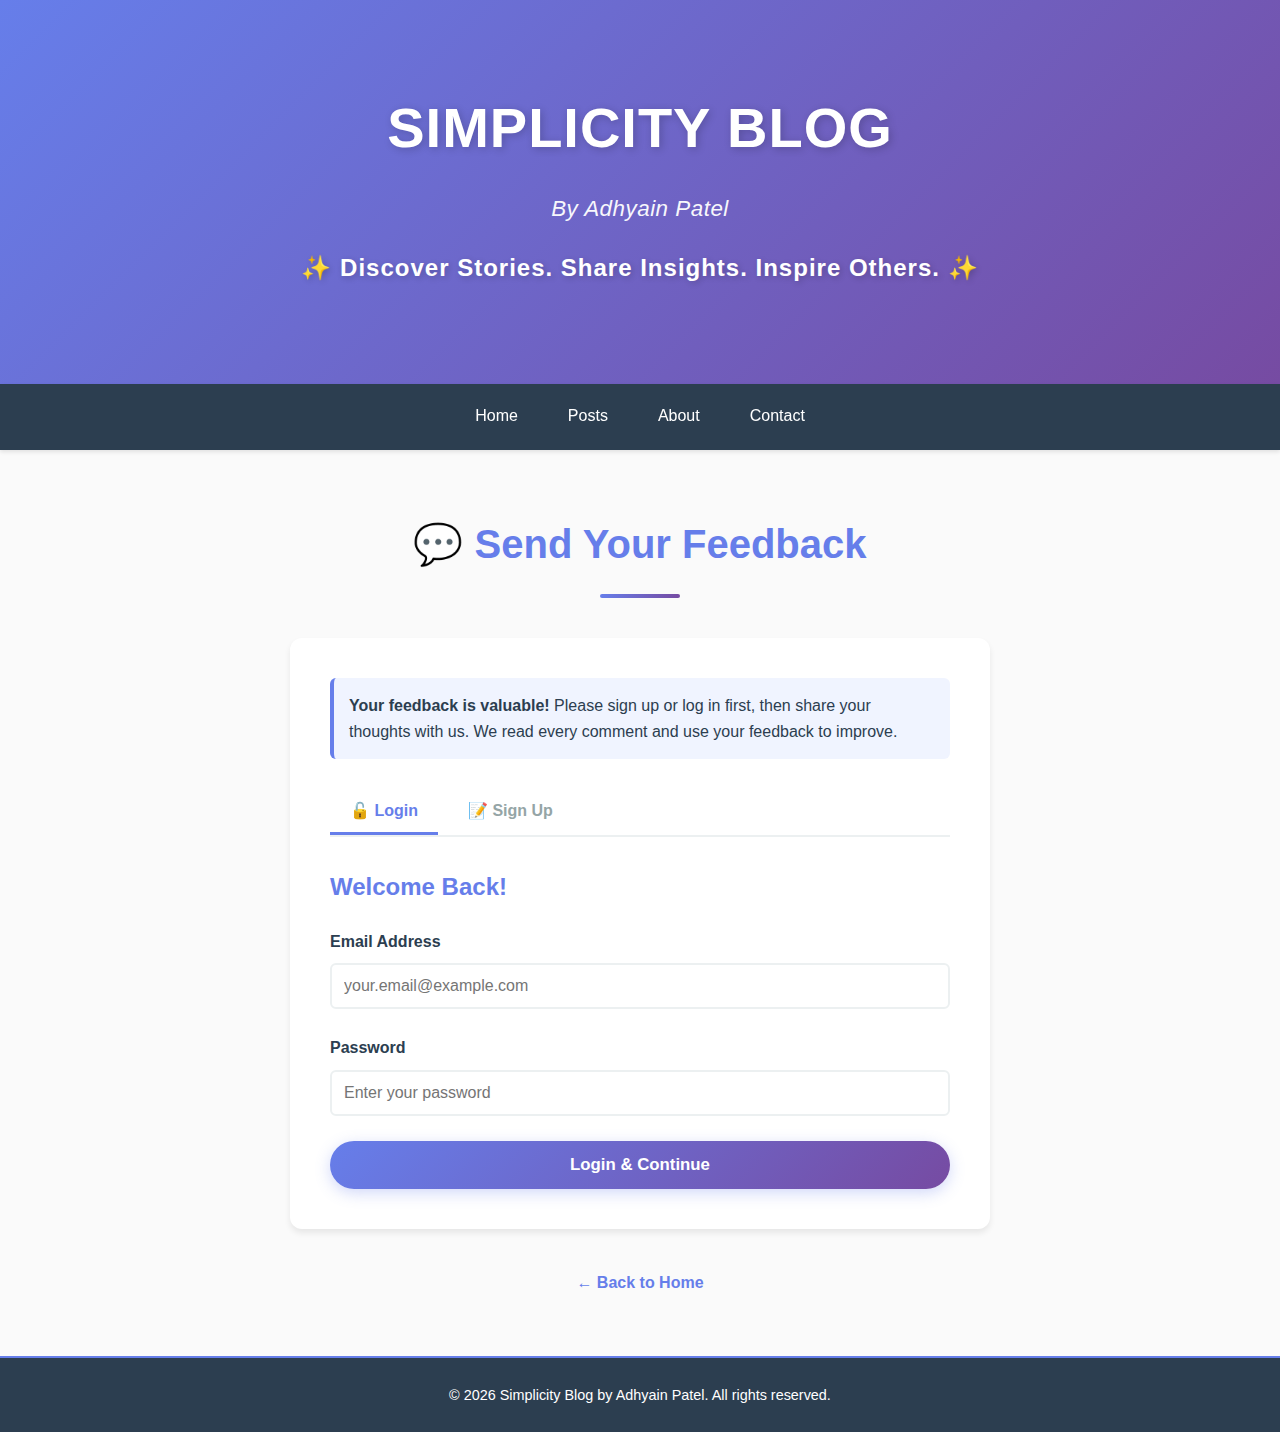
<file: feedback.html>
<!DOCTYPE html>
<html lang="en">
<head>
    <meta charset="UTF-8">
    <meta name="viewport" content="width=device-width, initial-scale=1.0">
    <title>Send Feedback - Simplicity Blog</title>
    <link rel="stylesheet" href="styles.css">
    <style>
        .feedback-container {
            max-width: 700px;
            margin: 40px auto;
            background: white;
            padding: 40px;
            border-radius: 12px;
            box-shadow: 0 4px 6px rgba(0, 0, 0, 0.08);
        }

        .form-group {
            margin-bottom: 25px;
        }

        .form-group label {
            display: block;
            font-weight: 600;
            color: #2c3e50;
            margin-bottom: 8px;
            font-size: 1em;
        }

        .form-group input[type="text"],
        .form-group input[type="email"],
        .form-group input[type="password"],
        .form-group textarea,
        .form-group select {
            width: 100%;
            padding: 12px;
            border: 2px solid #ecf0f1;
            border-radius: 6px;
            font-family: 'Segoe UI', Tahoma, Geneva, Verdana, sans-serif;
            font-size: 1em;
            transition: border-color 0.3s ease;
            box-sizing: border-box;
        }

        .form-group input[type="text"]:focus,
        .form-group input[type="email"]:focus,
        .form-group input[type="password"]:focus,
        .form-group textarea:focus,
        .form-group select:focus {
            outline: none;
            border-color: #667eea;
            box-shadow: 0 0 0 3px rgba(102, 126, 234, 0.1);
        }

        .form-group textarea {
            resize: vertical;
            min-height: 150px;
        }

        .form-section {
            display: none;
        }

        .form-section.active {
            display: block;
            animation: fadeIn 0.3s ease;
        }

        @keyframes fadeIn {
            from {
                opacity: 0;
                transform: translateY(10px);
            }
            to {
                opacity: 1;
                transform: translateY(0);
            }
        }

        .tab-buttons {
            display: flex;
            gap: 10px;
            margin-bottom: 30px;
            border-bottom: 2px solid #ecf0f1;
        }

        .tab-btn {
            padding: 12px 20px;
            border: none;
            background: none;
            cursor: pointer;
            font-size: 1em;
            font-weight: 600;
            color: #95a5a6;
            border-bottom: 3px solid transparent;
            transition: all 0.3s ease;
        }

        .tab-btn.active {
            color: #667eea;
            border-bottom-color: #667eea;
        }

        .tab-btn:hover {
            color: #667eea;
        }

        .submit-btn,
        .next-btn {
            background: linear-gradient(135deg, #667eea 0%, #764ba2 100%);
            color: white;
            padding: 14px 40px;
            border: none;
            border-radius: 30px;
            font-size: 1.05em;
            font-weight: 700;
            cursor: pointer;
            transition: all 0.3s ease;
            box-shadow: 0 4px 15px rgba(102, 126, 234, 0.3);
            width: 100%;
        }

        .submit-btn:hover,
        .next-btn:hover {
            transform: translateY(-2px);
            box-shadow: 0 6px 20px rgba(102, 126, 234, 0.4);
        }

        .submit-btn:active,
        .next-btn:active {
            transform: translateY(0);
        }

        .form-info {
            background-color: #f0f4ff;
            border-left: 4px solid #667eea;
            padding: 15px;
            border-radius: 6px;
            margin-bottom: 30px;
            color: #2c3e50;
            line-height: 1.6;
        }

        .success-message {
            display: none;
            background-color: #d4edda;
            border: 2px solid #28a745;
            border-radius: 8px;
            padding: 20px;
            text-align: center;
            color: #155724;
            font-size: 1.1em;
            margin-bottom: 20px;
        }

        .success-message.show {
            display: block;
            animation: slideIn 0.5s ease;
        }

        @keyframes slideIn {
            from {
                opacity: 0;
                transform: translateY(-20px);
            }
            to {
                opacity: 1;
                transform: translateY(0);
            }
        }

        .form-row {
            display: grid;
            grid-template-columns: 1fr 1fr;
            gap: 15px;
        }

        .form-row .form-group {
            margin-bottom: 0;
        }

        @media (max-width: 768px) {
            .form-row {
                grid-template-columns: 1fr;
            }

            .tab-buttons {
                flex-direction: column;
            }

            .feedback-container {
                padding: 25px;
            }
        }
    </style>
</head>
<body>
    <!-- Header Section -->
    <header class="header">
        <div class="header-content">
            <h1 class="main-title"><strong>Simplicity Blog</strong></h1>
            <p class="tagline">By Adhyain Patel</p>
            <p class="header-subtitle">✨ Discover Stories. Share Insights. Inspire Others. ✨</p>
        </div>
    </header>

    <!-- Navigation Bar -->
    <nav class="navbar">
        <div class="nav-container">
            <ul class="nav-list">
                <li><a href="index.html" class="nav-link">Home</a></li>
                <li><a href="index.html#posts" class="nav-link">Posts</a></li>
                <li><a href="index.html#about" class="nav-link">About</a></li>
                <li><a href="index.html#contact" class="nav-link">Contact</a></li>
            </ul>
        </div>
    </nav>

    <!-- Main Content -->
    <main class="container">
        <h1 class="section-title">💬 Send Your Feedback</h1>
        
        <div class="feedback-container">
            <div class="form-info">
                <strong>Your feedback is valuable!</strong> Please sign up or log in first, then share your thoughts with us. We read every comment and use your feedback to improve.
            </div>

            <div class="success-message" id="successMessage">
                ✅ Thank you! Your feedback has been sent to our email. We appreciate your input!
            </div>

            <!-- Tab Buttons -->
            <div class="tab-buttons">
                <button class="tab-btn active" onclick="switchTab('login')">🔓 Login</button>
                <button class="tab-btn" onclick="switchTab('signup')">📝 Sign Up</button>
            </div>

            <!-- Login Form -->
            <div id="login" class="form-section active">
                <h2 style="color: #667eea; margin-bottom: 20px;">Welcome Back!</h2>
                <form onsubmit="handleLogin(event)">
                    <div class="form-group">
                        <label for="login-email">Email Address</label>
                        <input type="email" id="login-email" name="email" placeholder="your.email@example.com" required>
                    </div>

                    <div class="form-group">
                        <label for="login-password">Password</label>
                        <input type="password" id="login-password" name="password" placeholder="Enter your password" required>
                    </div>

                    <button type="submit" class="next-btn">Login & Continue</button>
                </form>
            </div>

            <!-- Sign Up Form -->
            <div id="signup" class="form-section">
                <h2 style="color: #667eea; margin-bottom: 20px;">Create Your Account</h2>
                <form onsubmit="handleSignup(event)">
                    <div class="form-row">
                        <div class="form-group">
                            <label for="signup-fname">First Name</label>
                            <input type="text" id="signup-fname" name="fname" placeholder="John" required>
                        </div>
                        <div class="form-group">
                            <label for="signup-lname">Last Name</label>
                            <input type="text" id="signup-lname" name="lname" placeholder="Doe" required>
                        </div>
                    </div>

                    <div class="form-group">
                        <label for="signup-email">Email Address</label>
                        <input type="email" id="signup-email" name="email" placeholder="your.email@example.com" required>
                    </div>

                    <div class="form-group">
                        <label for="signup-password">Password</label>
                        <input type="password" id="signup-password" name="password" placeholder="Create a strong password" required>
                    </div>

                    <button type="submit" class="next-btn">Create Account & Continue</button>
                </form>
            </div>

            <!-- Feedback Form (Hidden until login/signup) -->
            <div id="feedbackForm" class="form-section" style="display: none; margin-top: 30px; padding-top: 30px; border-top: 2px solid #ecf0f1;">
                <h2 style="color: #667eea; margin-bottom: 20px;">Share Your Feedback</h2>
                <form onsubmit="handleFeedback(event)" id="feedbackSubmit">
                    <div class="form-group">
                        <label for="feedback-type">Feedback Type</label>
                        <select id="feedback-type" name="type" required>
                            <option value="">-- Select Type --</option>
                            <option value="Suggestion">💡 Suggestion</option>
                            <option value="Bug Report">🐛 Bug Report</option>
                            <option value="Feature Request">⭐ Feature Request</option>
                            <option value="General Comment">💬 General Comment</option>
                            <option value="Praise">👏 Praise</option>
                        </select>
                    </div>

                    <div class="form-group">
                        <label for="feedback-subject">Subject</label>
                        <input type="text" id="feedback-subject" name="subject" placeholder="Brief subject of your feedback" required>
                    </div>

                    <div class="form-group">
                        <label for="feedback-message">Your Feedback</label>
                        <textarea id="feedback-message" name="message" placeholder="Please share your detailed feedback..." required></textarea>
                    </div>

                    <button type="submit" class="submit-btn">📧 Send Feedback</button>
                </form>
            </div>
        </div>

        <div style="text-align: center; margin-top: 40px;">
            <a href="index.html" style="color: #667eea; text-decoration: none; font-weight: 600;">← Back to Home</a>
        </div>
    </main>

    <!-- Footer -->
    <footer class="footer">
        <p>&copy; 2026 Simplicity Blog by Adhyain Patel. All rights reserved.</p>
    </footer>

    <script>
        // Store user data
        let currentUser = null;

        function switchTab(tab) {
            // Hide all sections
            document.getElementById('login').classList.remove('active');
            document.getElementById('signup').classList.remove('active');
            
            // Remove active class from buttons
            document.querySelectorAll('.tab-btn').forEach(btn => btn.classList.remove('active'));
            
            // Show selected section
            document.getElementById(tab).classList.add('active');
            
            // Add active class to clicked button
            event.target.classList.add('active');
        }

        function handleLogin(event) {
            event.preventDefault();
            const email = document.getElementById('login-email').value;
            const password = document.getElementById('login-password').value;
            
            // Store user info
            currentUser = {
                email: email,
                name: email.split('@')[0]
            };
            
            // Show feedback form
            showFeedbackForm();
        }

        function handleSignup(event) {
            event.preventDefault();
            const fname = document.getElementById('signup-fname').value;
            const lname = document.getElementById('signup-lname').value;
            const email = document.getElementById('signup-email').value;
            
            // Store user info
            currentUser = {
                firstName: fname,
                lastName: lname,
                email: email,
                name: fname + ' ' + lname
            };
            
            // Show feedback form
            showFeedbackForm();
        }

        function showFeedbackForm() {
            // Hide login/signup sections
            document.querySelector('.tab-buttons').style.display = 'none';
            document.getElementById('login').classList.remove('active');
            document.getElementById('signup').classList.remove('active');
            
            // Show feedback form
            document.getElementById('feedbackForm').style.display = 'block';
        }

        function handleFeedback(event) {
            event.preventDefault();
            
            const feedbackType = document.getElementById('feedback-type').value;
            const subject = document.getElementById('feedback-subject').value;
            const message = document.getElementById('feedback-message').value;
            
            // Create feedback object
            const feedback = {
                id: Date.now().toString(),
                userName: currentUser.name,
                userEmail: currentUser.email,
                type: feedbackType,
                subject: subject,
                message: message,
                timestamp: new Date().toLocaleString(),
                status: 'unread'
            };
            
            // Save to localStorage
            saveFeedback(feedback);
            
            // Show success message
            document.getElementById('successMessage').classList.add('show');
            document.getElementById('feedbackSubmit').reset();
            
            // Redirect after 3 seconds
            setTimeout(() => {
                window.location.href = 'index.html';
            }, 3000);
        }

        function saveFeedback(feedback) {
            let siteFeedback = JSON.parse(localStorage.getItem('siteFeedback')) || [];
            siteFeedback.push(feedback);
            localStorage.setItem('siteFeedback', JSON.stringify(siteFeedback));
        }
    </script>
</body>
</html>
</file>
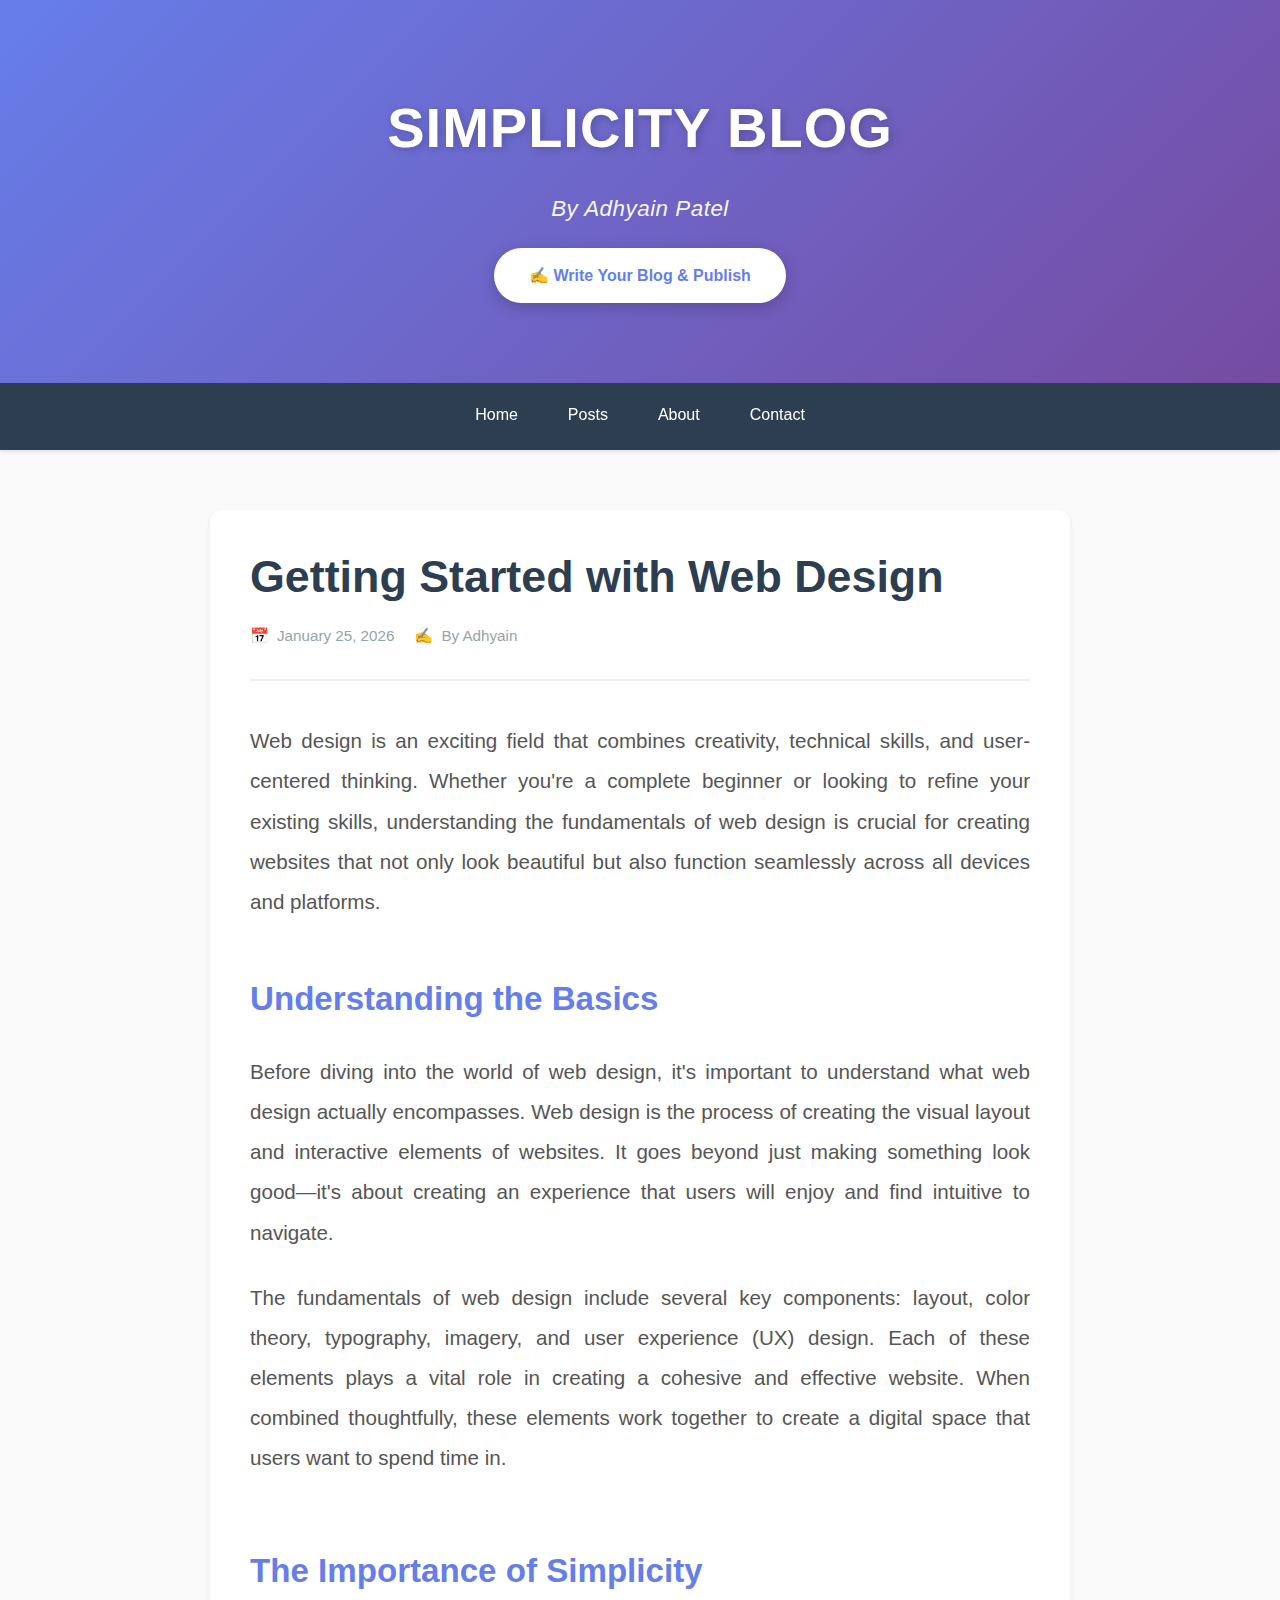
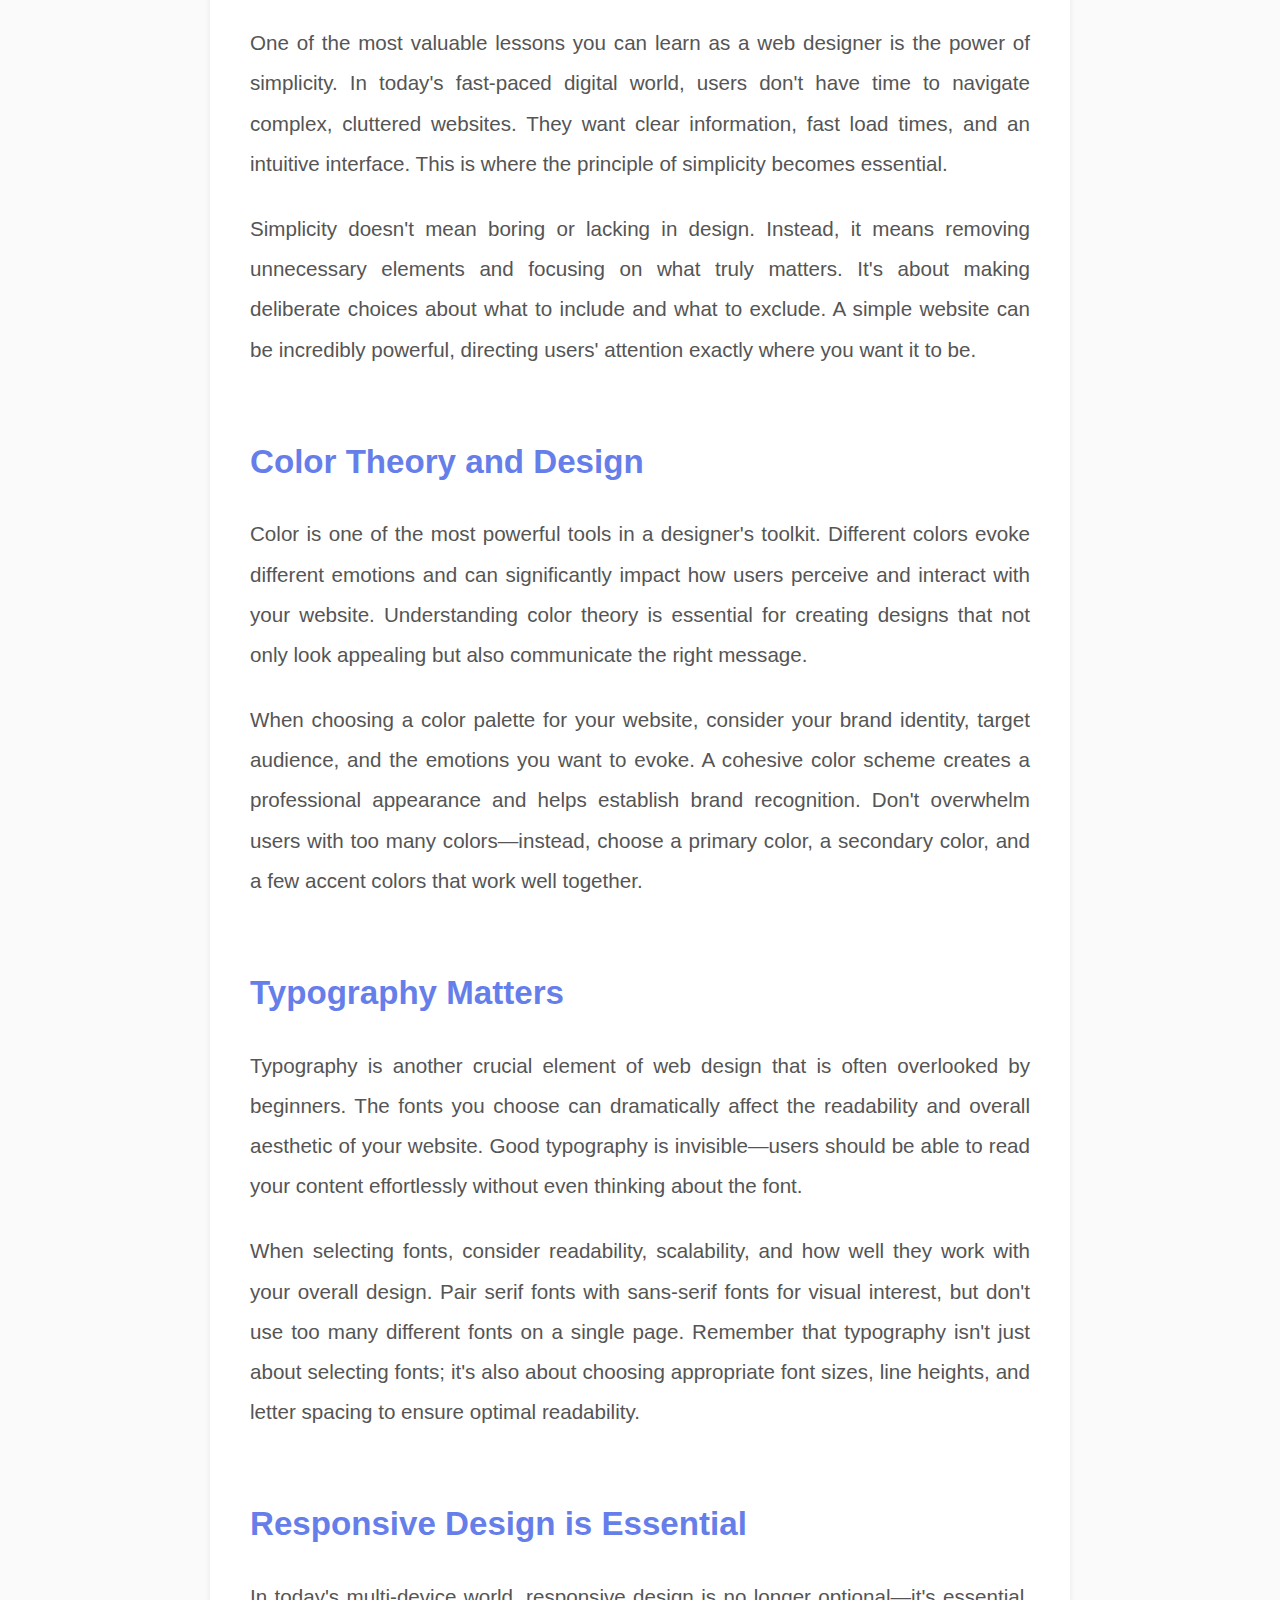
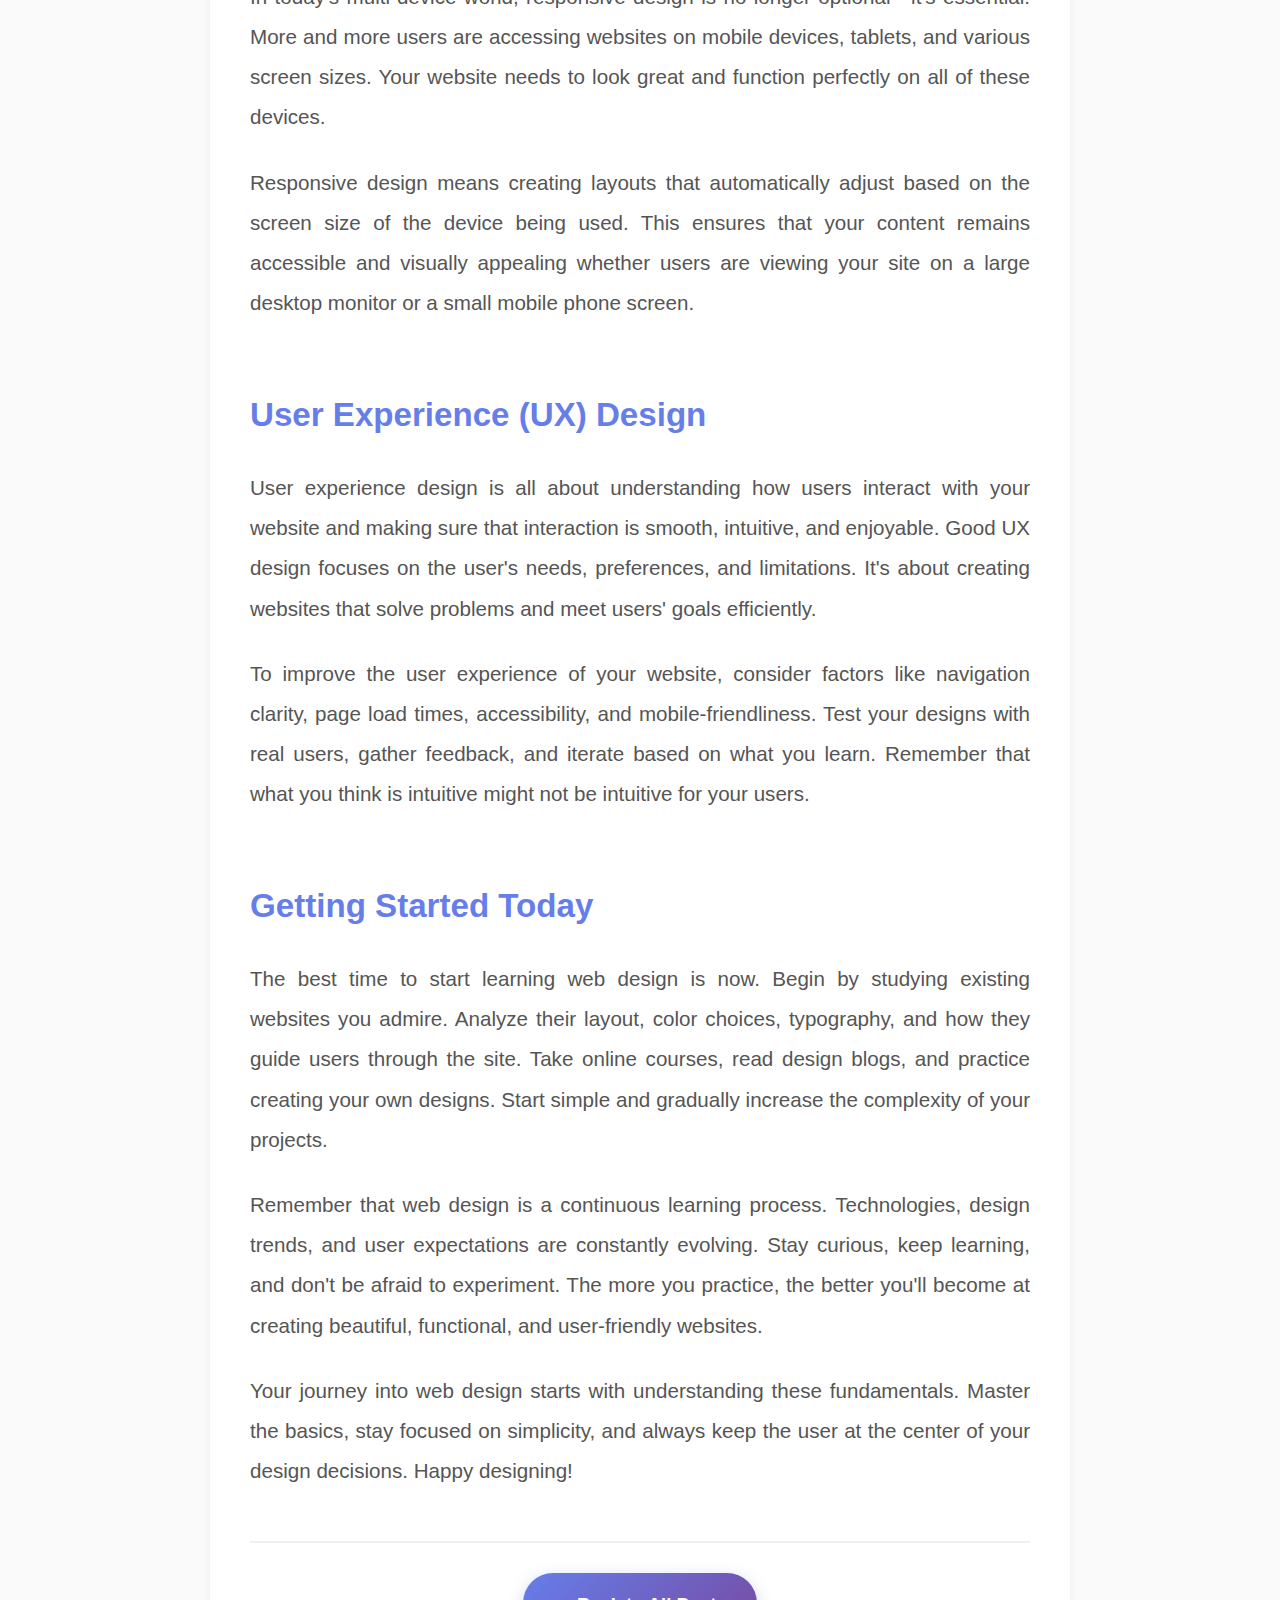
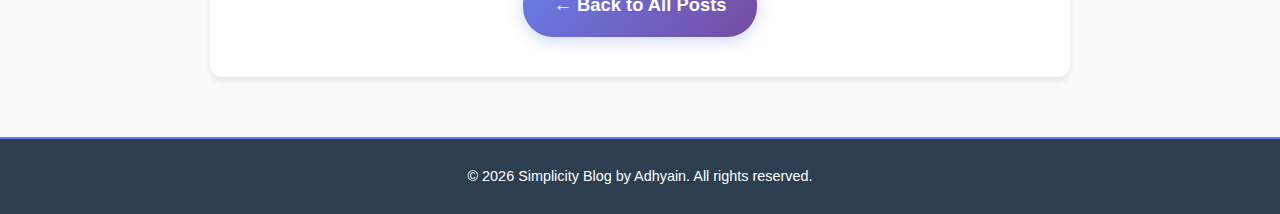
<file: post1.html>
<!DOCTYPE html>
<html lang="en">
<head>
    <meta charset="UTF-8">
    <meta name="viewport" content="width=device-width, initial-scale=1.0">
    <title>Getting Started with Web Design - Simplicity Blog</title>
    <link rel="stylesheet" href="styles.css">
</head>
<body>
    <!-- Header Section -->
    <header class="header">
        <div class="header-content">
            <h1 class="main-title"><strong>Simplicity Blog</strong></h1>
            <p class="tagline">By Adhyain Patel</p>
            <a href="write-blog.html" class="write-blog-btn">✍️ Write Your Blog & Publish</a>
        </div>
    </header>

    <!-- Navigation Bar -->
    <nav class="navbar">
        <div class="nav-container">
            <ul class="nav-list">
                <li><a href="index.html" class="nav-link">Home</a></li>
                <li><a href="index.html#posts" class="nav-link">Posts</a></li>
                <li><a href="index.html#about" class="nav-link">About</a></li>
                <li><a href="index.html#contact" class="nav-link">Contact</a></li>
            </ul>
        </div>
    </nav>

    <!-- Main Content -->
    <main class="container">
        <article class="post-full">
            <div class="post-full-header">
                <h1 class="post-full-title">Getting Started with Web Design</h1>
                <div class="post-full-meta">
                    <span class="post-full-date">January 25, 2026</span>
                    <span class="post-full-author">By Adhyain</span>
                </div>
            </div>

            <div class="post-full-content">
                <p>Web design is an exciting field that combines creativity, technical skills, and user-centered thinking. Whether you're a complete beginner or looking to refine your existing skills, understanding the fundamentals of web design is crucial for creating websites that not only look beautiful but also function seamlessly across all devices and platforms.</p>

                <h2>Understanding the Basics</h2>
                <p>Before diving into the world of web design, it's important to understand what web design actually encompasses. Web design is the process of creating the visual layout and interactive elements of websites. It goes beyond just making something look good—it's about creating an experience that users will enjoy and find intuitive to navigate.</p>

                <p>The fundamentals of web design include several key components: layout, color theory, typography, imagery, and user experience (UX) design. Each of these elements plays a vital role in creating a cohesive and effective website. When combined thoughtfully, these elements work together to create a digital space that users want to spend time in.</p>

                <h2>The Importance of Simplicity</h2>
                <p>One of the most valuable lessons you can learn as a web designer is the power of simplicity. In today's fast-paced digital world, users don't have time to navigate complex, cluttered websites. They want clear information, fast load times, and an intuitive interface. This is where the principle of simplicity becomes essential.</p>

                <p>Simplicity doesn't mean boring or lacking in design. Instead, it means removing unnecessary elements and focusing on what truly matters. It's about making deliberate choices about what to include and what to exclude. A simple website can be incredibly powerful, directing users' attention exactly where you want it to be.</p>

                <h2>Color Theory and Design</h2>
                <p>Color is one of the most powerful tools in a designer's toolkit. Different colors evoke different emotions and can significantly impact how users perceive and interact with your website. Understanding color theory is essential for creating designs that not only look appealing but also communicate the right message.</p>

                <p>When choosing a color palette for your website, consider your brand identity, target audience, and the emotions you want to evoke. A cohesive color scheme creates a professional appearance and helps establish brand recognition. Don't overwhelm users with too many colors—instead, choose a primary color, a secondary color, and a few accent colors that work well together.</p>

                <h2>Typography Matters</h2>
                <p>Typography is another crucial element of web design that is often overlooked by beginners. The fonts you choose can dramatically affect the readability and overall aesthetic of your website. Good typography is invisible—users should be able to read your content effortlessly without even thinking about the font.</p>

                <p>When selecting fonts, consider readability, scalability, and how well they work with your overall design. Pair serif fonts with sans-serif fonts for visual interest, but don't use too many different fonts on a single page. Remember that typography isn't just about selecting fonts; it's also about choosing appropriate font sizes, line heights, and letter spacing to ensure optimal readability.</p>

                <h2>Responsive Design is Essential</h2>
                <p>In today's multi-device world, responsive design is no longer optional—it's essential. More and more users are accessing websites on mobile devices, tablets, and various screen sizes. Your website needs to look great and function perfectly on all of these devices.</p>

                <p>Responsive design means creating layouts that automatically adjust based on the screen size of the device being used. This ensures that your content remains accessible and visually appealing whether users are viewing your site on a large desktop monitor or a small mobile phone screen.</p>

                <h2>User Experience (UX) Design</h2>
                <p>User experience design is all about understanding how users interact with your website and making sure that interaction is smooth, intuitive, and enjoyable. Good UX design focuses on the user's needs, preferences, and limitations. It's about creating websites that solve problems and meet users' goals efficiently.</p>

                <p>To improve the user experience of your website, consider factors like navigation clarity, page load times, accessibility, and mobile-friendliness. Test your designs with real users, gather feedback, and iterate based on what you learn. Remember that what you think is intuitive might not be intuitive for your users.</p>

                <h2>Getting Started Today</h2>
                <p>The best time to start learning web design is now. Begin by studying existing websites you admire. Analyze their layout, color choices, typography, and how they guide users through the site. Take online courses, read design blogs, and practice creating your own designs. Start simple and gradually increase the complexity of your projects.</p>

                <p>Remember that web design is a continuous learning process. Technologies, design trends, and user expectations are constantly evolving. Stay curious, keep learning, and don't be afraid to experiment. The more you practice, the better you'll become at creating beautiful, functional, and user-friendly websites.</p>

                <p>Your journey into web design starts with understanding these fundamentals. Master the basics, stay focused on simplicity, and always keep the user at the center of your design decisions. Happy designing!</p>

                <div class="post-navigation">
                    <a href="index.html" class="back-btn">← Back to All Posts</a>
                </div>
            </div>
        </article>
    </main>

    <!-- Footer -->
    <footer class="footer">
        <p>&copy; 2026 Simplicity Blog by Adhyain. All rights reserved.</p>
    </footer>

    <script src="script.js"></script>
</body>
</html>
</file>
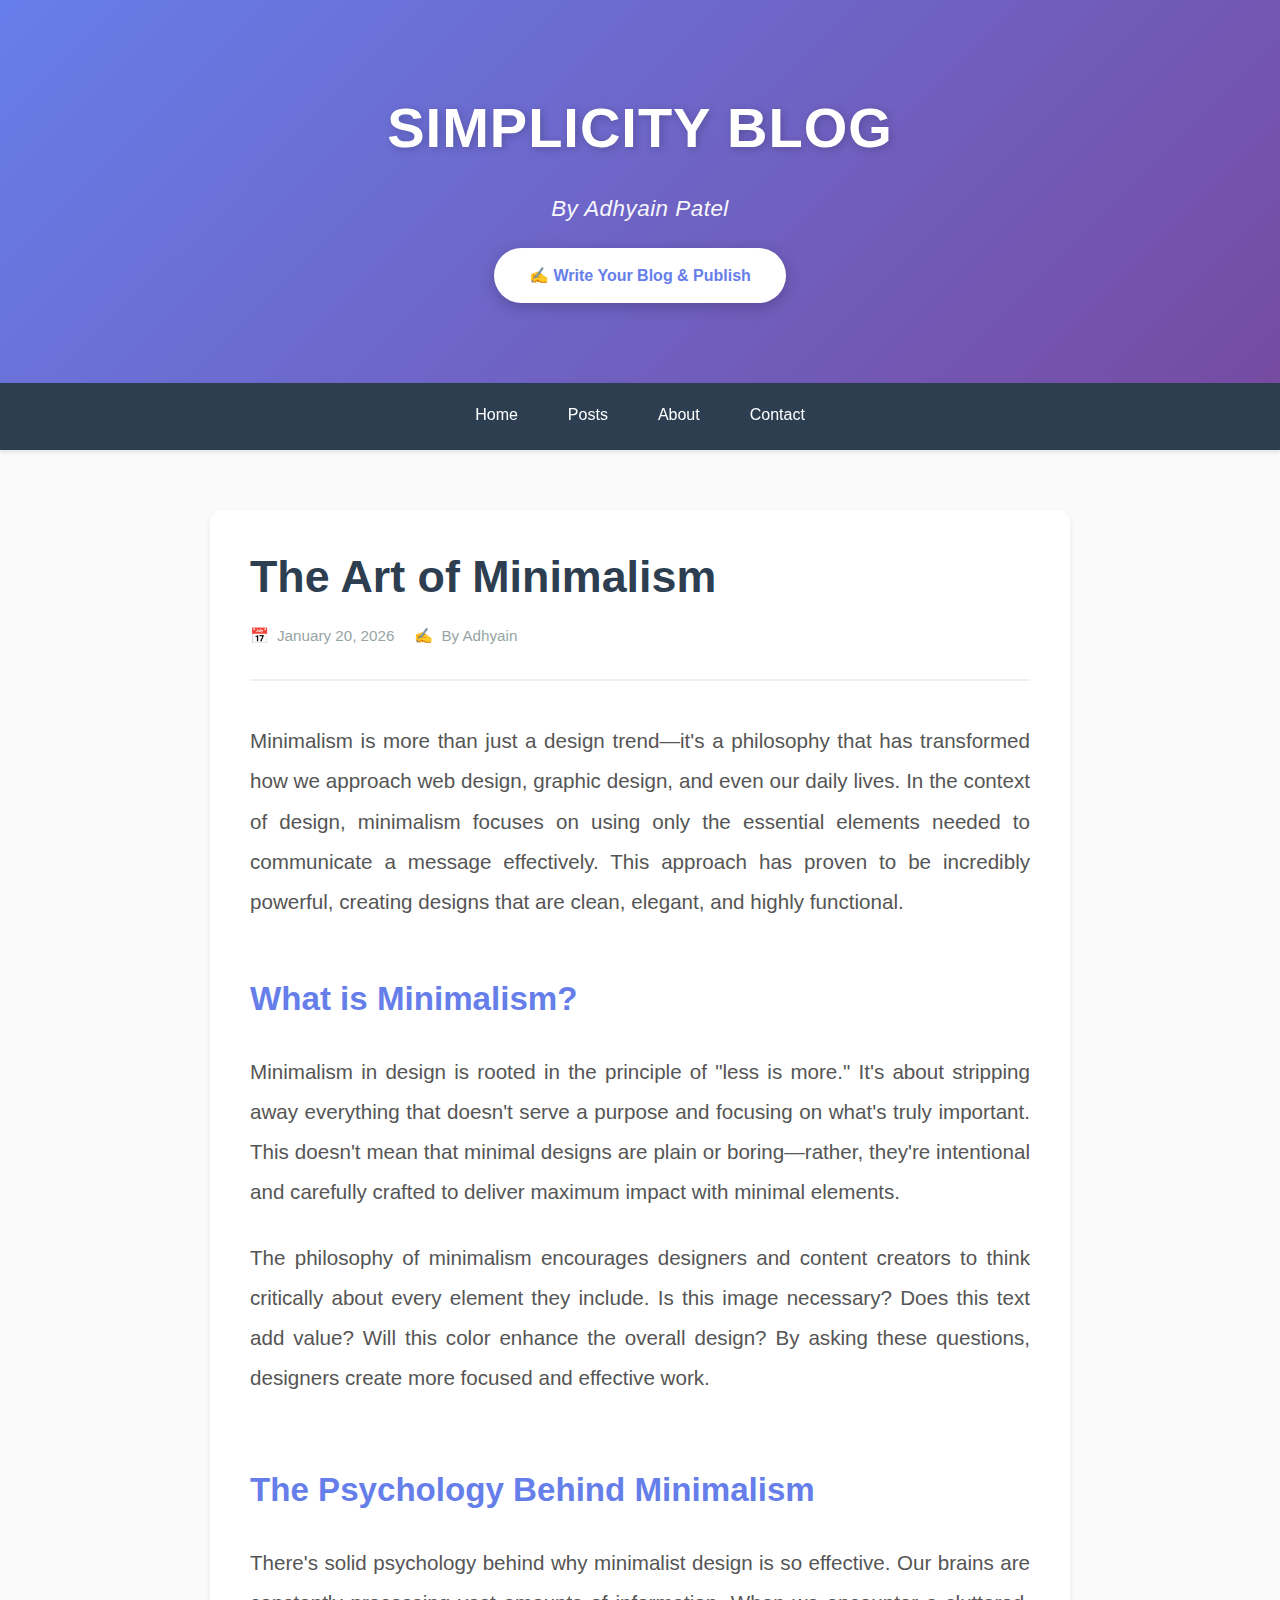
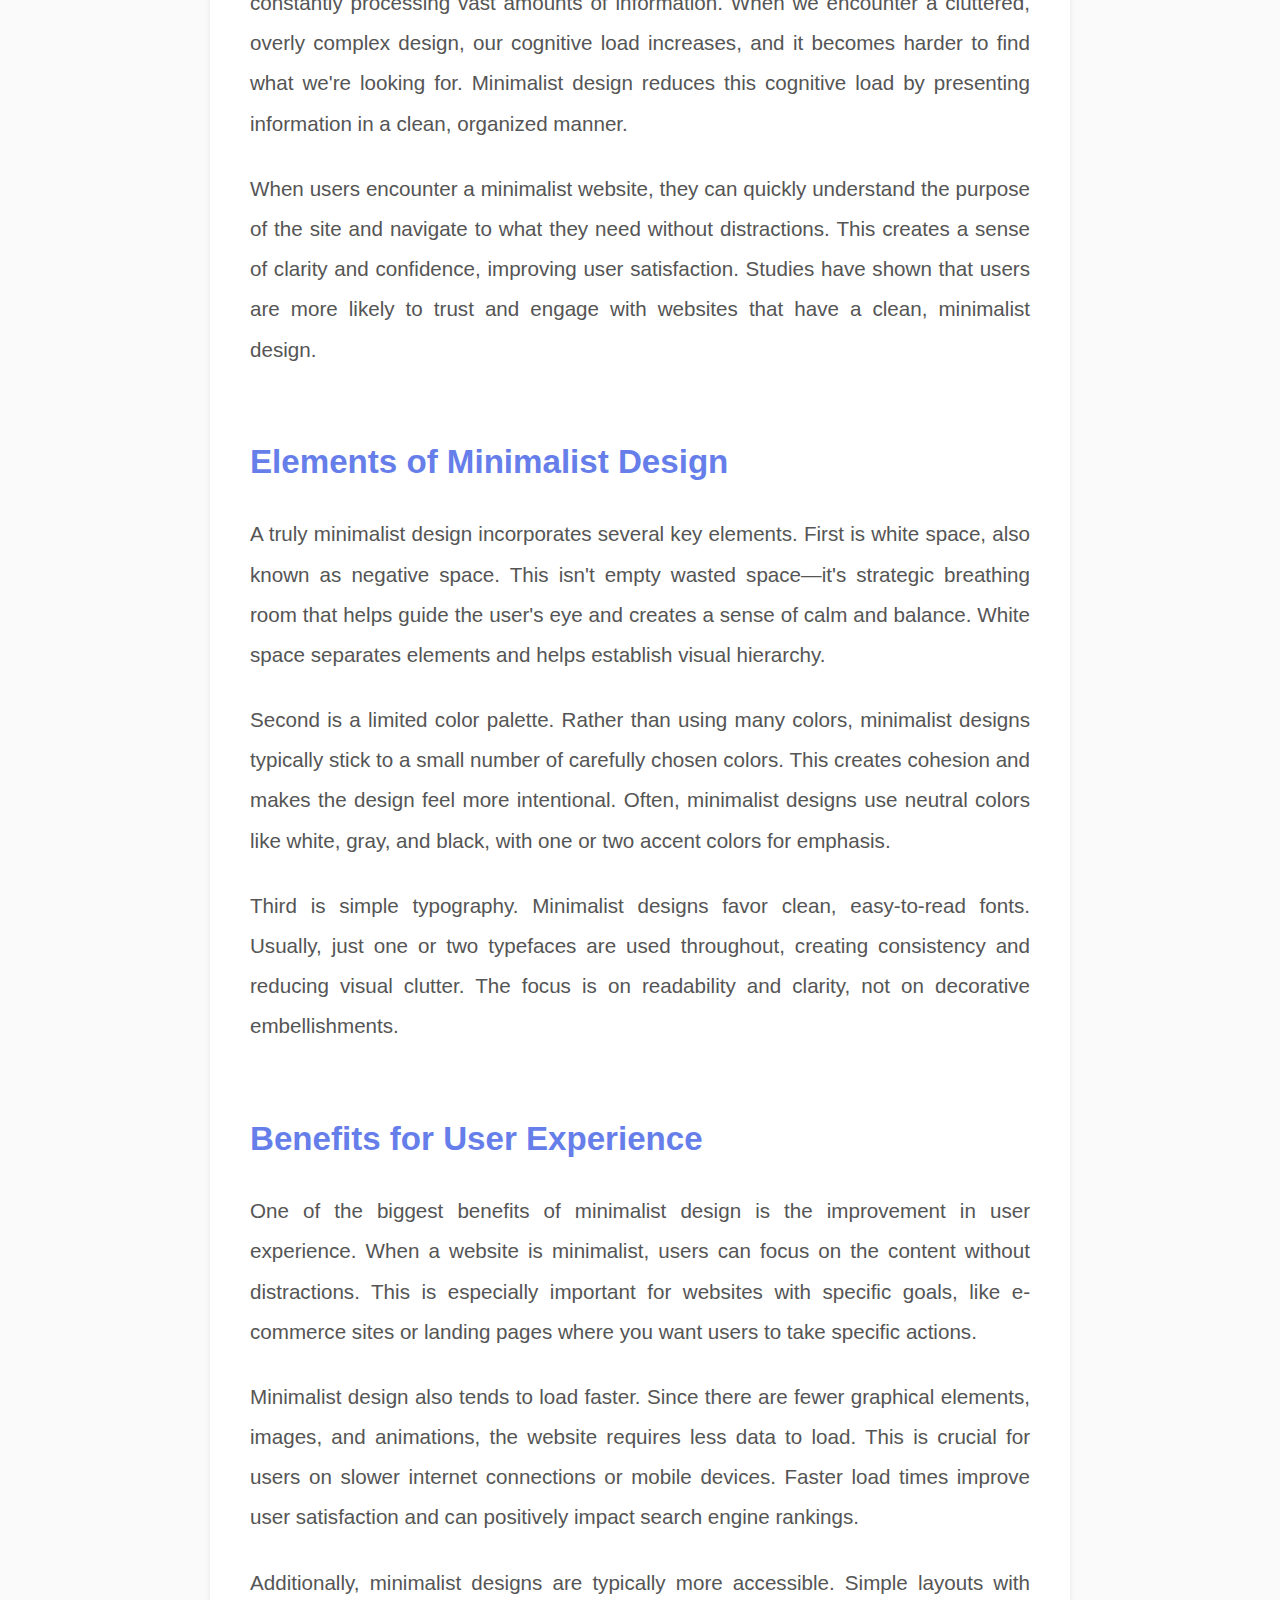
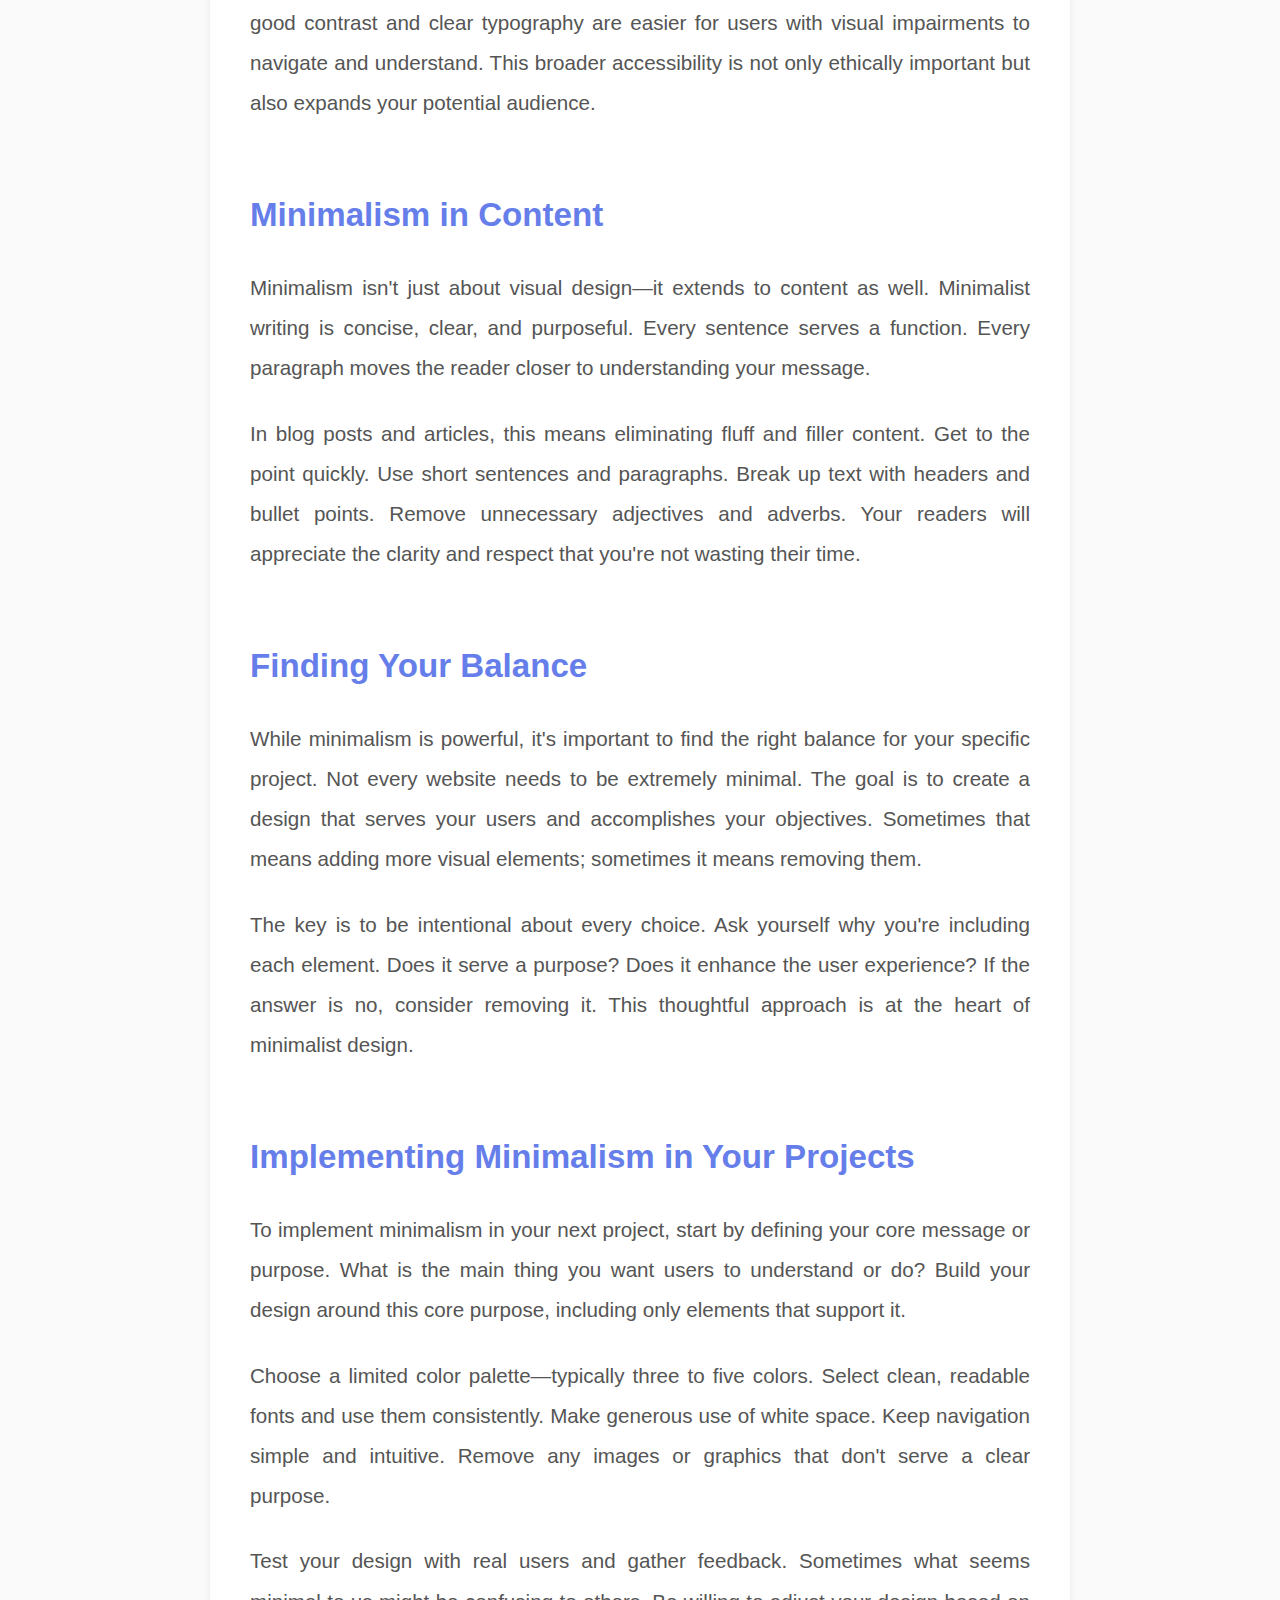
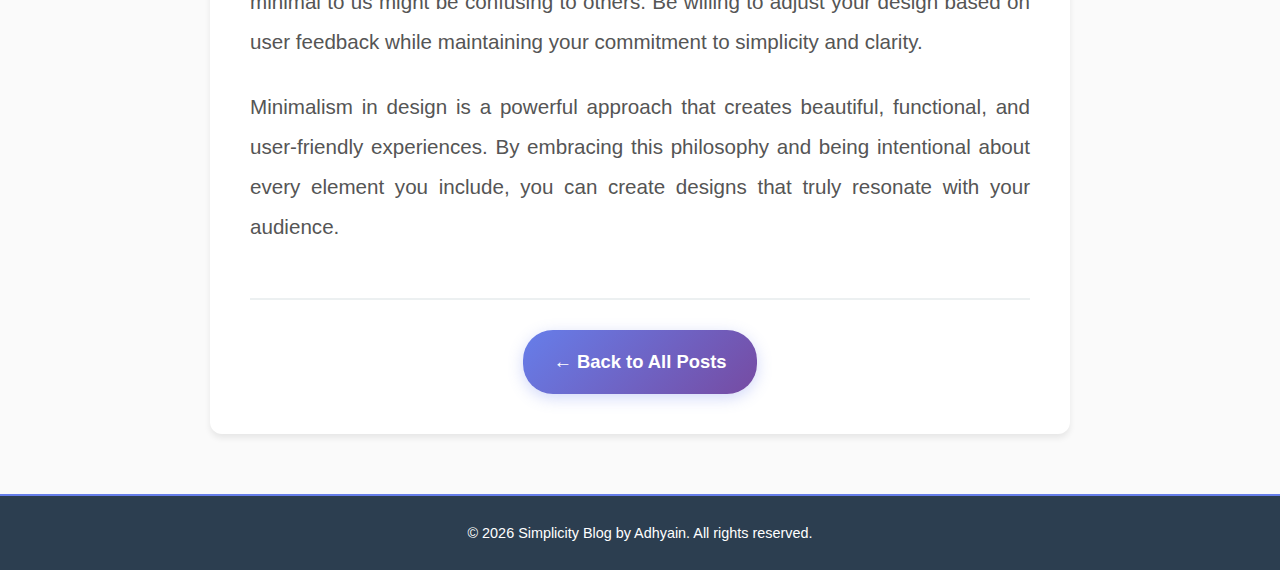
<file: post2.html>
<!DOCTYPE html>
<html lang="en">
<head>
    <meta charset="UTF-8">
    <meta name="viewport" content="width=device-width, initial-scale=1.0">
    <title>The Art of Minimalism - Simplicity Blog</title>
    <link rel="stylesheet" href="styles.css">
</head>
<body>
    <!-- Header Section -->
    <header class="header">
        <div class="header-content">
            <h1 class="main-title"><strong>Simplicity Blog</strong></h1>
            <p class="tagline">By Adhyain Patel</p>
            <a href="write-blog.html" class="write-blog-btn">✍️ Write Your Blog & Publish</a>
        </div>
    </header>

    <!-- Navigation Bar -->
    <nav class="navbar">
        <div class="nav-container">
            <ul class="nav-list">
                <li><a href="index.html" class="nav-link">Home</a></li>
                <li><a href="index.html#posts" class="nav-link">Posts</a></li>
                <li><a href="index.html#about" class="nav-link">About</a></li>
                <li><a href="index.html#contact" class="nav-link">Contact</a></li>
            </ul>
        </div>
    </nav>

    <!-- Main Content -->
    <main class="container">
        <article class="post-full">
            <div class="post-full-header">
                <h1 class="post-full-title">The Art of Minimalism</h1>
                <div class="post-full-meta">
                    <span class="post-full-date">January 20, 2026</span>
                    <span class="post-full-author">By Adhyain</span>
                </div>
            </div>

            <div class="post-full-content">
                <p>Minimalism is more than just a design trend—it's a philosophy that has transformed how we approach web design, graphic design, and even our daily lives. In the context of design, minimalism focuses on using only the essential elements needed to communicate a message effectively. This approach has proven to be incredibly powerful, creating designs that are clean, elegant, and highly functional.</p>

                <h2>What is Minimalism?</h2>
                <p>Minimalism in design is rooted in the principle of "less is more." It's about stripping away everything that doesn't serve a purpose and focusing on what's truly important. This doesn't mean that minimal designs are plain or boring—rather, they're intentional and carefully crafted to deliver maximum impact with minimal elements.</p>

                <p>The philosophy of minimalism encourages designers and content creators to think critically about every element they include. Is this image necessary? Does this text add value? Will this color enhance the overall design? By asking these questions, designers create more focused and effective work.</p>

                <h2>The Psychology Behind Minimalism</h2>
                <p>There's solid psychology behind why minimalist design is so effective. Our brains are constantly processing vast amounts of information. When we encounter a cluttered, overly complex design, our cognitive load increases, and it becomes harder to find what we're looking for. Minimalist design reduces this cognitive load by presenting information in a clean, organized manner.</p>

                <p>When users encounter a minimalist website, they can quickly understand the purpose of the site and navigate to what they need without distractions. This creates a sense of clarity and confidence, improving user satisfaction. Studies have shown that users are more likely to trust and engage with websites that have a clean, minimalist design.</p>

                <h2>Elements of Minimalist Design</h2>
                <p>A truly minimalist design incorporates several key elements. First is white space, also known as negative space. This isn't empty wasted space—it's strategic breathing room that helps guide the user's eye and creates a sense of calm and balance. White space separates elements and helps establish visual hierarchy.</p>

                <p>Second is a limited color palette. Rather than using many colors, minimalist designs typically stick to a small number of carefully chosen colors. This creates cohesion and makes the design feel more intentional. Often, minimalist designs use neutral colors like white, gray, and black, with one or two accent colors for emphasis.</p>

                <p>Third is simple typography. Minimalist designs favor clean, easy-to-read fonts. Usually, just one or two typefaces are used throughout, creating consistency and reducing visual clutter. The focus is on readability and clarity, not on decorative embellishments.</p>

                <h2>Benefits for User Experience</h2>
                <p>One of the biggest benefits of minimalist design is the improvement in user experience. When a website is minimalist, users can focus on the content without distractions. This is especially important for websites with specific goals, like e-commerce sites or landing pages where you want users to take specific actions.</p>

                <p>Minimalist design also tends to load faster. Since there are fewer graphical elements, images, and animations, the website requires less data to load. This is crucial for users on slower internet connections or mobile devices. Faster load times improve user satisfaction and can positively impact search engine rankings.</p>

                <p>Additionally, minimalist designs are typically more accessible. Simple layouts with good contrast and clear typography are easier for users with visual impairments to navigate and understand. This broader accessibility is not only ethically important but also expands your potential audience.</p>

                <h2>Minimalism in Content</h2>
                <p>Minimalism isn't just about visual design—it extends to content as well. Minimalist writing is concise, clear, and purposeful. Every sentence serves a function. Every paragraph moves the reader closer to understanding your message.</p>

                <p>In blog posts and articles, this means eliminating fluff and filler content. Get to the point quickly. Use short sentences and paragraphs. Break up text with headers and bullet points. Remove unnecessary adjectives and adverbs. Your readers will appreciate the clarity and respect that you're not wasting their time.</p>

                <h2>Finding Your Balance</h2>
                <p>While minimalism is powerful, it's important to find the right balance for your specific project. Not every website needs to be extremely minimal. The goal is to create a design that serves your users and accomplishes your objectives. Sometimes that means adding more visual elements; sometimes it means removing them.</p>

                <p>The key is to be intentional about every choice. Ask yourself why you're including each element. Does it serve a purpose? Does it enhance the user experience? If the answer is no, consider removing it. This thoughtful approach is at the heart of minimalist design.</p>

                <h2>Implementing Minimalism in Your Projects</h2>
                <p>To implement minimalism in your next project, start by defining your core message or purpose. What is the main thing you want users to understand or do? Build your design around this core purpose, including only elements that support it.</p>

                <p>Choose a limited color palette—typically three to five colors. Select clean, readable fonts and use them consistently. Make generous use of white space. Keep navigation simple and intuitive. Remove any images or graphics that don't serve a clear purpose.</p>

                <p>Test your design with real users and gather feedback. Sometimes what seems minimal to us might be confusing to others. Be willing to adjust your design based on user feedback while maintaining your commitment to simplicity and clarity.</p>

                <p>Minimalism in design is a powerful approach that creates beautiful, functional, and user-friendly experiences. By embracing this philosophy and being intentional about every element you include, you can create designs that truly resonate with your audience.</p>

                <div class="post-navigation">
                    <a href="index.html" class="back-btn">← Back to All Posts</a>
                </div>
            </div>
        </article>
    </main>

    <!-- Footer -->
    <footer class="footer">
        <p>&copy; 2026 Simplicity Blog by Adhyain. All rights reserved.</p>
    </footer>

    <script src="script.js"></script>
</body>
</html>
</file>
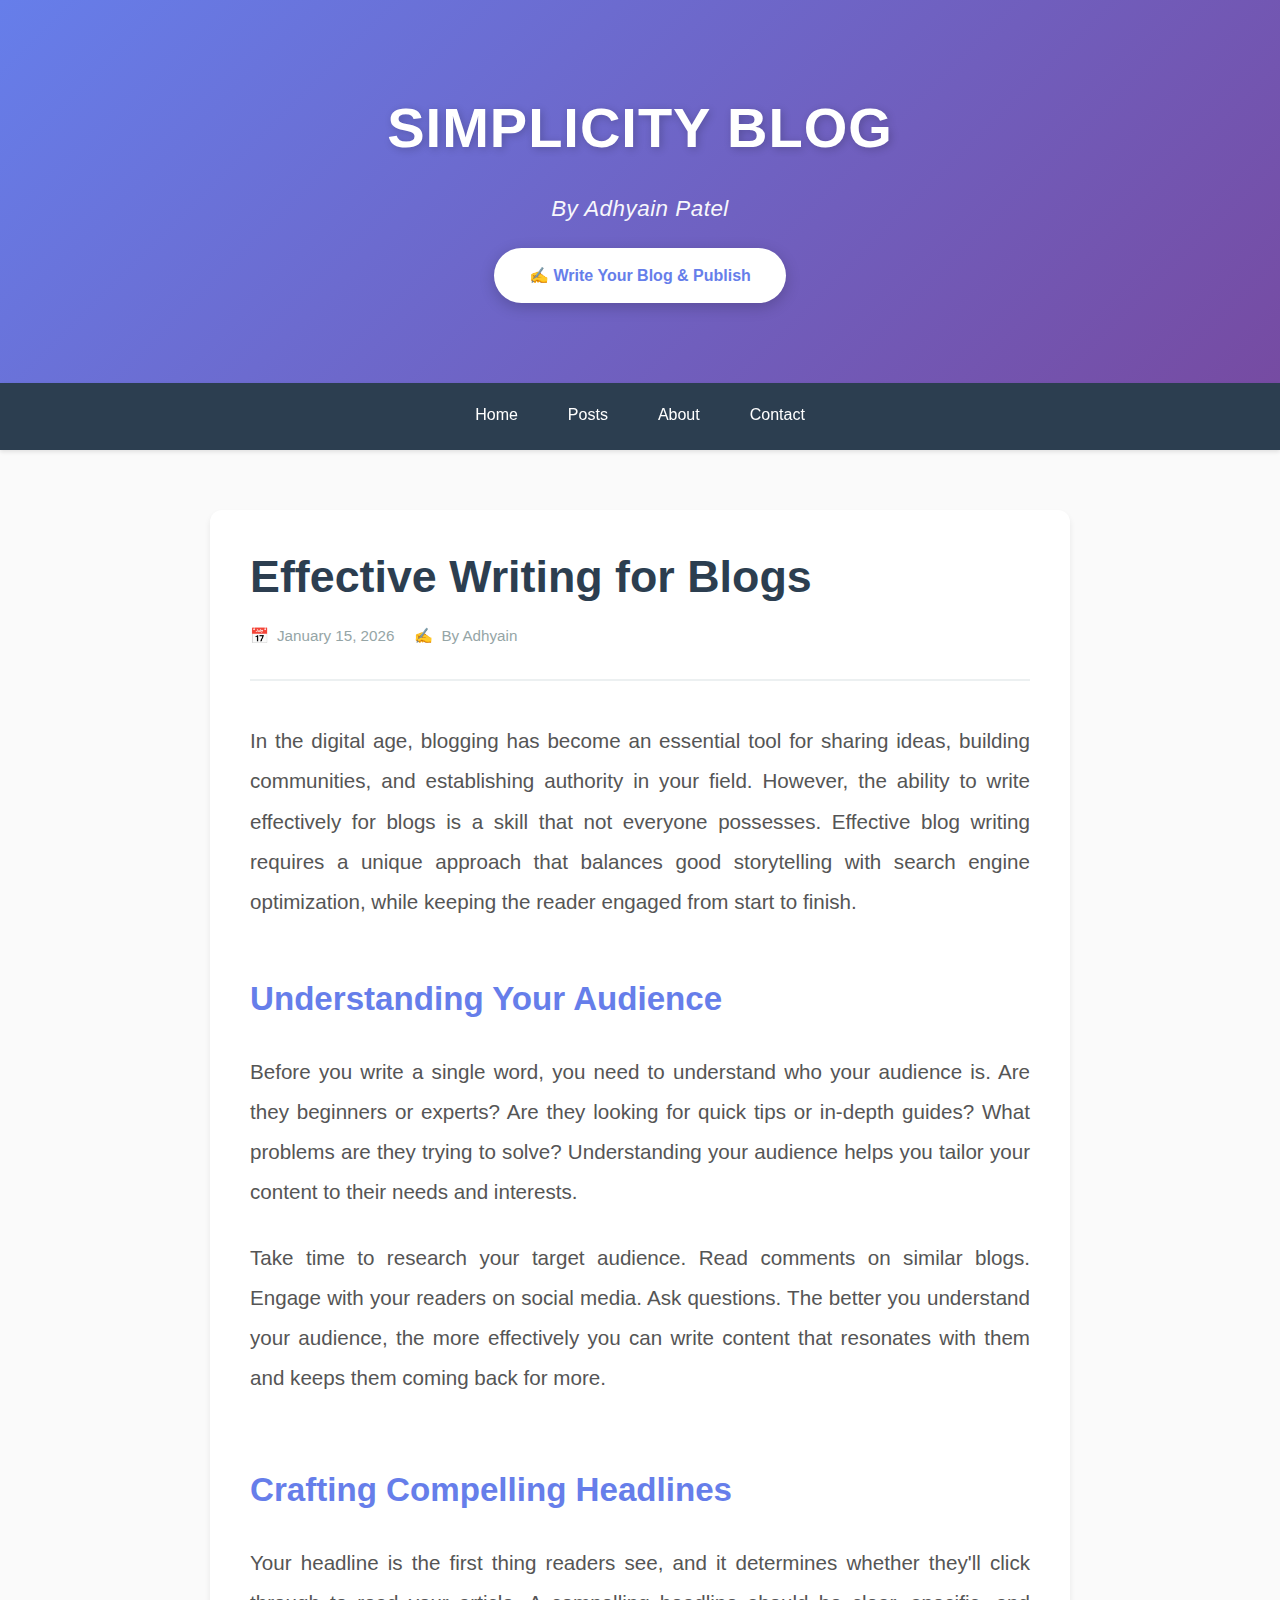
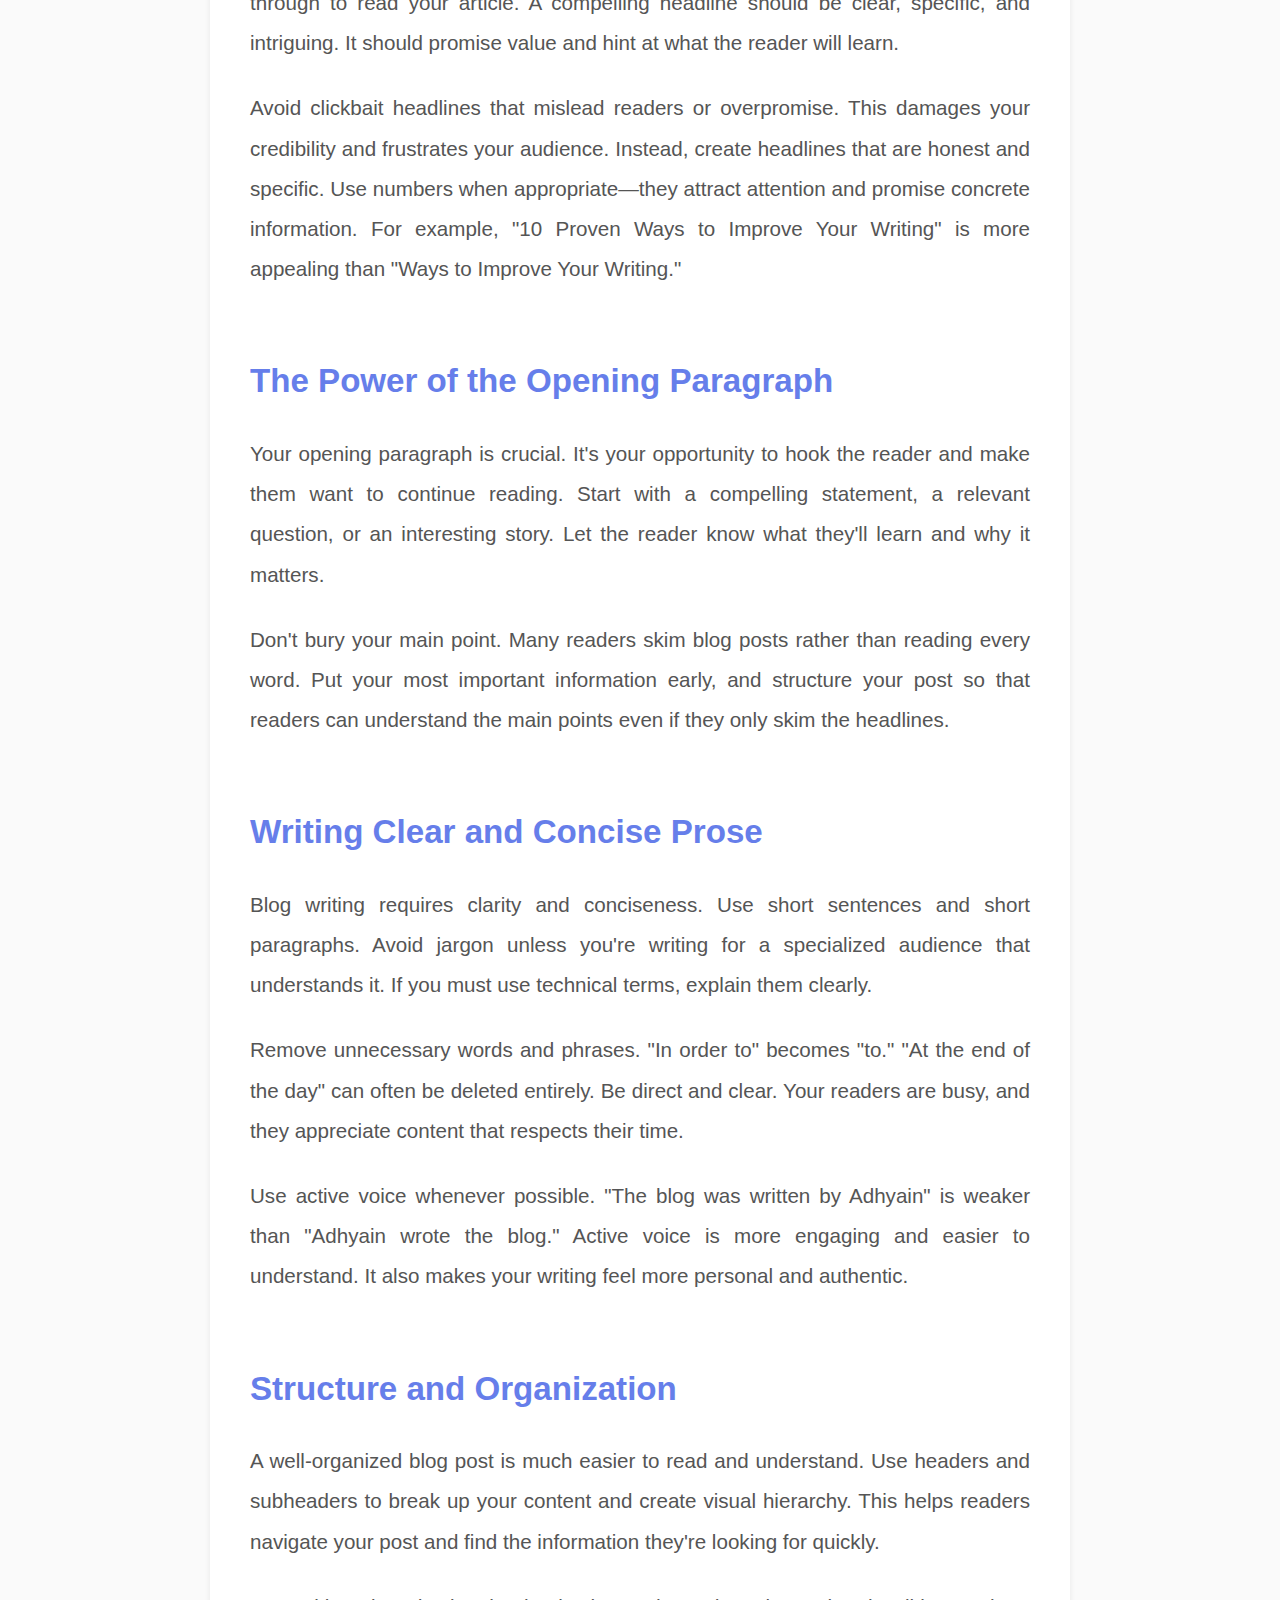
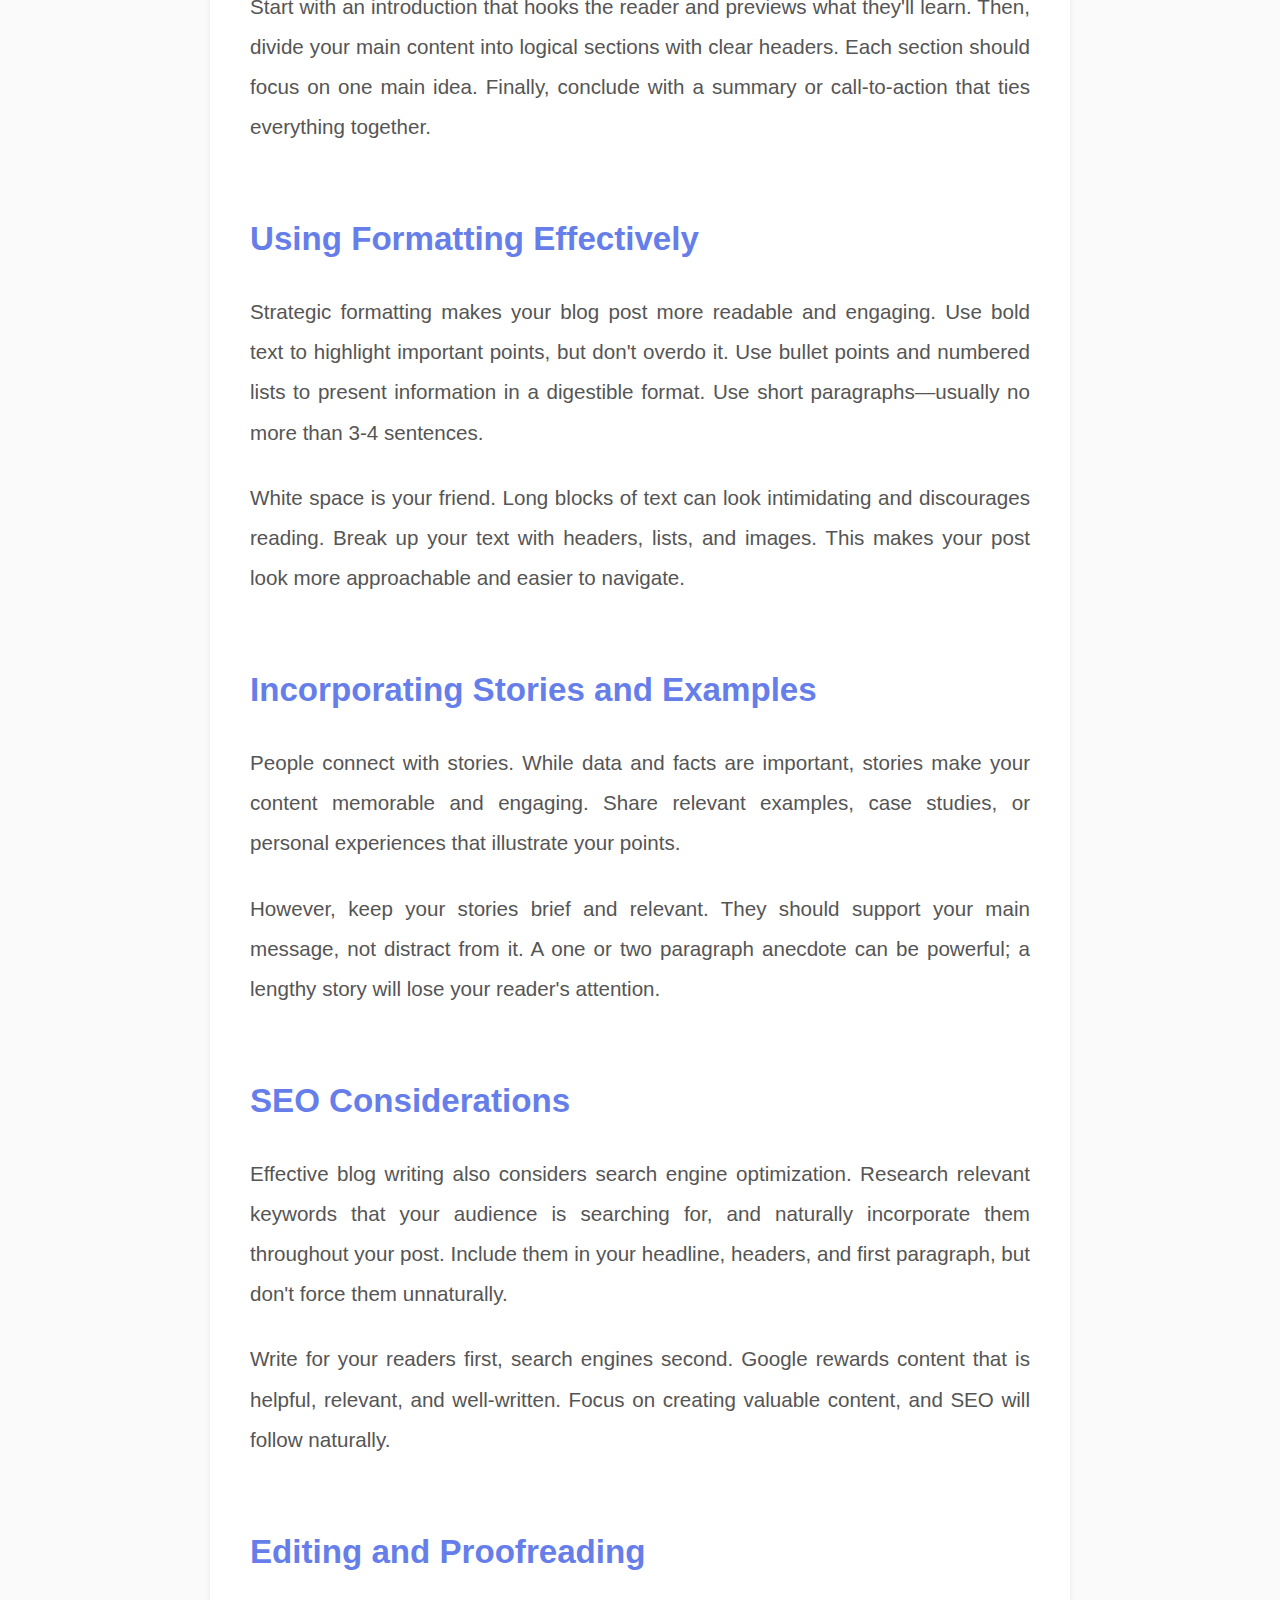
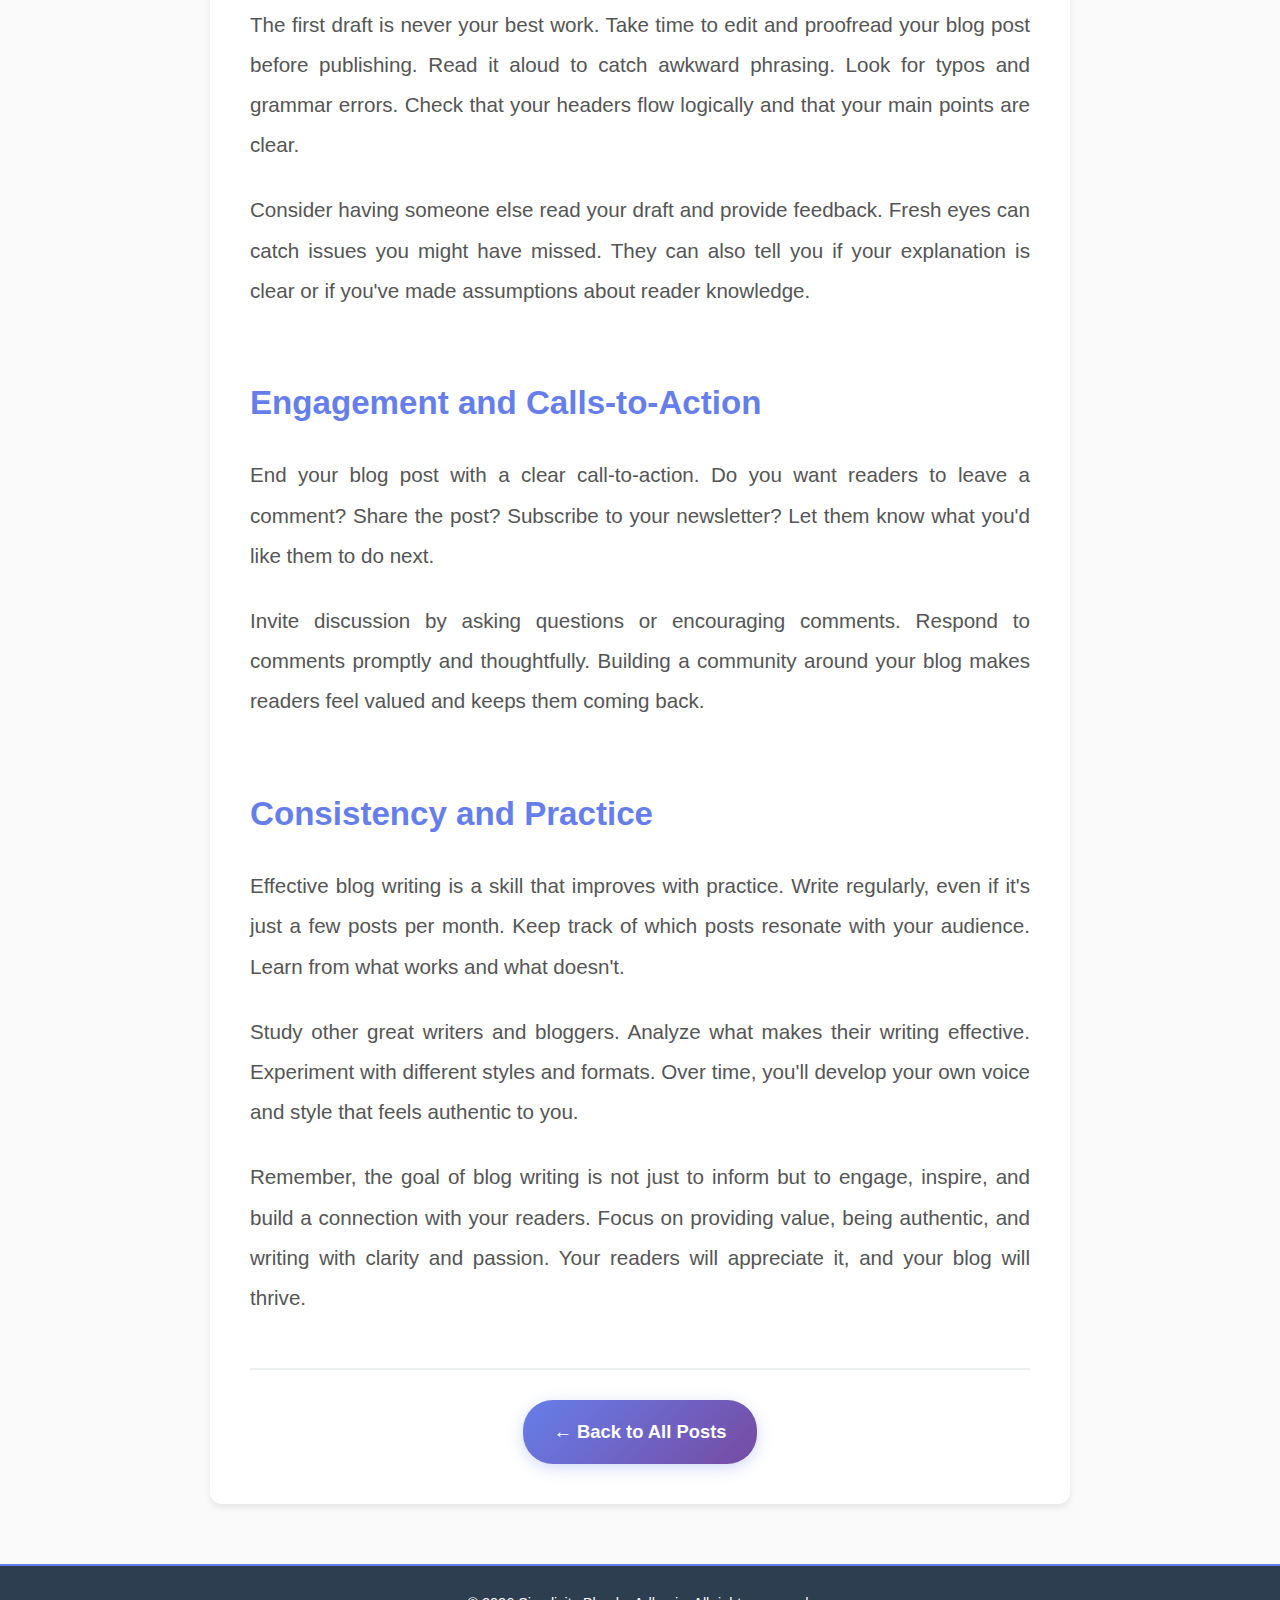
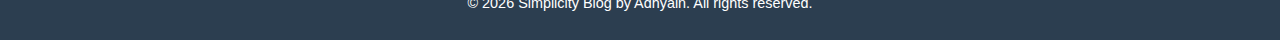
<file: post3.html>
<!DOCTYPE html>
<html lang="en">
<head>
    <meta charset="UTF-8">
    <meta name="viewport" content="width=device-width, initial-scale=1.0">
    <title>Effective Writing for Blogs - Simplicity Blog</title>
    <link rel="stylesheet" href="styles.css">
</head>
<body>
    <!-- Header Section -->
    <header class="header">
        <div class="header-content">
            <h1 class="main-title"><strong>Simplicity Blog</strong></h1>
            <p class="tagline">By Adhyain Patel</p>
            <a href="write-blog.html" class="write-blog-btn">✍️ Write Your Blog & Publish</a>
        </div>
    </header>

    <!-- Navigation Bar -->
    <nav class="navbar">
        <div class="nav-container">
            <ul class="nav-list">
                <li><a href="index.html" class="nav-link">Home</a></li>
                <li><a href="index.html#posts" class="nav-link">Posts</a></li>
                <li><a href="index.html#about" class="nav-link">About</a></li>
                <li><a href="index.html#contact" class="nav-link">Contact</a></li>
            </ul>
        </div>
    </nav>

    <!-- Main Content -->
    <main class="container">
        <article class="post-full">
            <div class="post-full-header">
                <h1 class="post-full-title">Effective Writing for Blogs</h1>
                <div class="post-full-meta">
                    <span class="post-full-date">January 15, 2026</span>
                    <span class="post-full-author">By Adhyain</span>
                </div>
            </div>

            <div class="post-full-content">
                <p>In the digital age, blogging has become an essential tool for sharing ideas, building communities, and establishing authority in your field. However, the ability to write effectively for blogs is a skill that not everyone possesses. Effective blog writing requires a unique approach that balances good storytelling with search engine optimization, while keeping the reader engaged from start to finish.</p>

                <h2>Understanding Your Audience</h2>
                <p>Before you write a single word, you need to understand who your audience is. Are they beginners or experts? Are they looking for quick tips or in-depth guides? What problems are they trying to solve? Understanding your audience helps you tailor your content to their needs and interests.</p>

                <p>Take time to research your target audience. Read comments on similar blogs. Engage with your readers on social media. Ask questions. The better you understand your audience, the more effectively you can write content that resonates with them and keeps them coming back for more.</p>

                <h2>Crafting Compelling Headlines</h2>
                <p>Your headline is the first thing readers see, and it determines whether they'll click through to read your article. A compelling headline should be clear, specific, and intriguing. It should promise value and hint at what the reader will learn.</p>

                <p>Avoid clickbait headlines that mislead readers or overpromise. This damages your credibility and frustrates your audience. Instead, create headlines that are honest and specific. Use numbers when appropriate—they attract attention and promise concrete information. For example, "10 Proven Ways to Improve Your Writing" is more appealing than "Ways to Improve Your Writing."</p>

                <h2>The Power of the Opening Paragraph</h2>
                <p>Your opening paragraph is crucial. It's your opportunity to hook the reader and make them want to continue reading. Start with a compelling statement, a relevant question, or an interesting story. Let the reader know what they'll learn and why it matters.</p>

                <p>Don't bury your main point. Many readers skim blog posts rather than reading every word. Put your most important information early, and structure your post so that readers can understand the main points even if they only skim the headlines.</p>

                <h2>Writing Clear and Concise Prose</h2>
                <p>Blog writing requires clarity and conciseness. Use short sentences and short paragraphs. Avoid jargon unless you're writing for a specialized audience that understands it. If you must use technical terms, explain them clearly.</p>

                <p>Remove unnecessary words and phrases. "In order to" becomes "to." "At the end of the day" can often be deleted entirely. Be direct and clear. Your readers are busy, and they appreciate content that respects their time.</p>

                <p>Use active voice whenever possible. "The blog was written by Adhyain" is weaker than "Adhyain wrote the blog." Active voice is more engaging and easier to understand. It also makes your writing feel more personal and authentic.</p>

                <h2>Structure and Organization</h2>
                <p>A well-organized blog post is much easier to read and understand. Use headers and subheaders to break up your content and create visual hierarchy. This helps readers navigate your post and find the information they're looking for quickly.</p>

                <p>Start with an introduction that hooks the reader and previews what they'll learn. Then, divide your main content into logical sections with clear headers. Each section should focus on one main idea. Finally, conclude with a summary or call-to-action that ties everything together.</p>

                <h2>Using Formatting Effectively</h2>
                <p>Strategic formatting makes your blog post more readable and engaging. Use bold text to highlight important points, but don't overdo it. Use bullet points and numbered lists to present information in a digestible format. Use short paragraphs—usually no more than 3-4 sentences.</p>

                <p>White space is your friend. Long blocks of text can look intimidating and discourages reading. Break up your text with headers, lists, and images. This makes your post look more approachable and easier to navigate.</p>

                <h2>Incorporating Stories and Examples</h2>
                <p>People connect with stories. While data and facts are important, stories make your content memorable and engaging. Share relevant examples, case studies, or personal experiences that illustrate your points.</p>

                <p>However, keep your stories brief and relevant. They should support your main message, not distract from it. A one or two paragraph anecdote can be powerful; a lengthy story will lose your reader's attention.</p>

                <h2>SEO Considerations</h2>
                <p>Effective blog writing also considers search engine optimization. Research relevant keywords that your audience is searching for, and naturally incorporate them throughout your post. Include them in your headline, headers, and first paragraph, but don't force them unnaturally.</p>

                <p>Write for your readers first, search engines second. Google rewards content that is helpful, relevant, and well-written. Focus on creating valuable content, and SEO will follow naturally.</p>

                <h2>Editing and Proofreading</h2>
                <p>The first draft is never your best work. Take time to edit and proofread your blog post before publishing. Read it aloud to catch awkward phrasing. Look for typos and grammar errors. Check that your headers flow logically and that your main points are clear.</p>

                <p>Consider having someone else read your draft and provide feedback. Fresh eyes can catch issues you might have missed. They can also tell you if your explanation is clear or if you've made assumptions about reader knowledge.</p>

                <h2>Engagement and Calls-to-Action</h2>
                <p>End your blog post with a clear call-to-action. Do you want readers to leave a comment? Share the post? Subscribe to your newsletter? Let them know what you'd like them to do next.</p>

                <p>Invite discussion by asking questions or encouraging comments. Respond to comments promptly and thoughtfully. Building a community around your blog makes readers feel valued and keeps them coming back.</p>

                <h2>Consistency and Practice</h2>
                <p>Effective blog writing is a skill that improves with practice. Write regularly, even if it's just a few posts per month. Keep track of which posts resonate with your audience. Learn from what works and what doesn't.</p>

                <p>Study other great writers and bloggers. Analyze what makes their writing effective. Experiment with different styles and formats. Over time, you'll develop your own voice and style that feels authentic to you.</p>

                <p>Remember, the goal of blog writing is not just to inform but to engage, inspire, and build a connection with your readers. Focus on providing value, being authentic, and writing with clarity and passion. Your readers will appreciate it, and your blog will thrive.</p>

                <div class="post-navigation">
                    <a href="index.html" class="back-btn">← Back to All Posts</a>
                </div>
            </div>
        </article>
    </main>

    <!-- Footer -->
    <footer class="footer">
        <p>&copy; 2026 Simplicity Blog by Adhyain. All rights reserved.</p>
    </footer>

    <script src="script.js"></script>
</body>
</html>
</file>
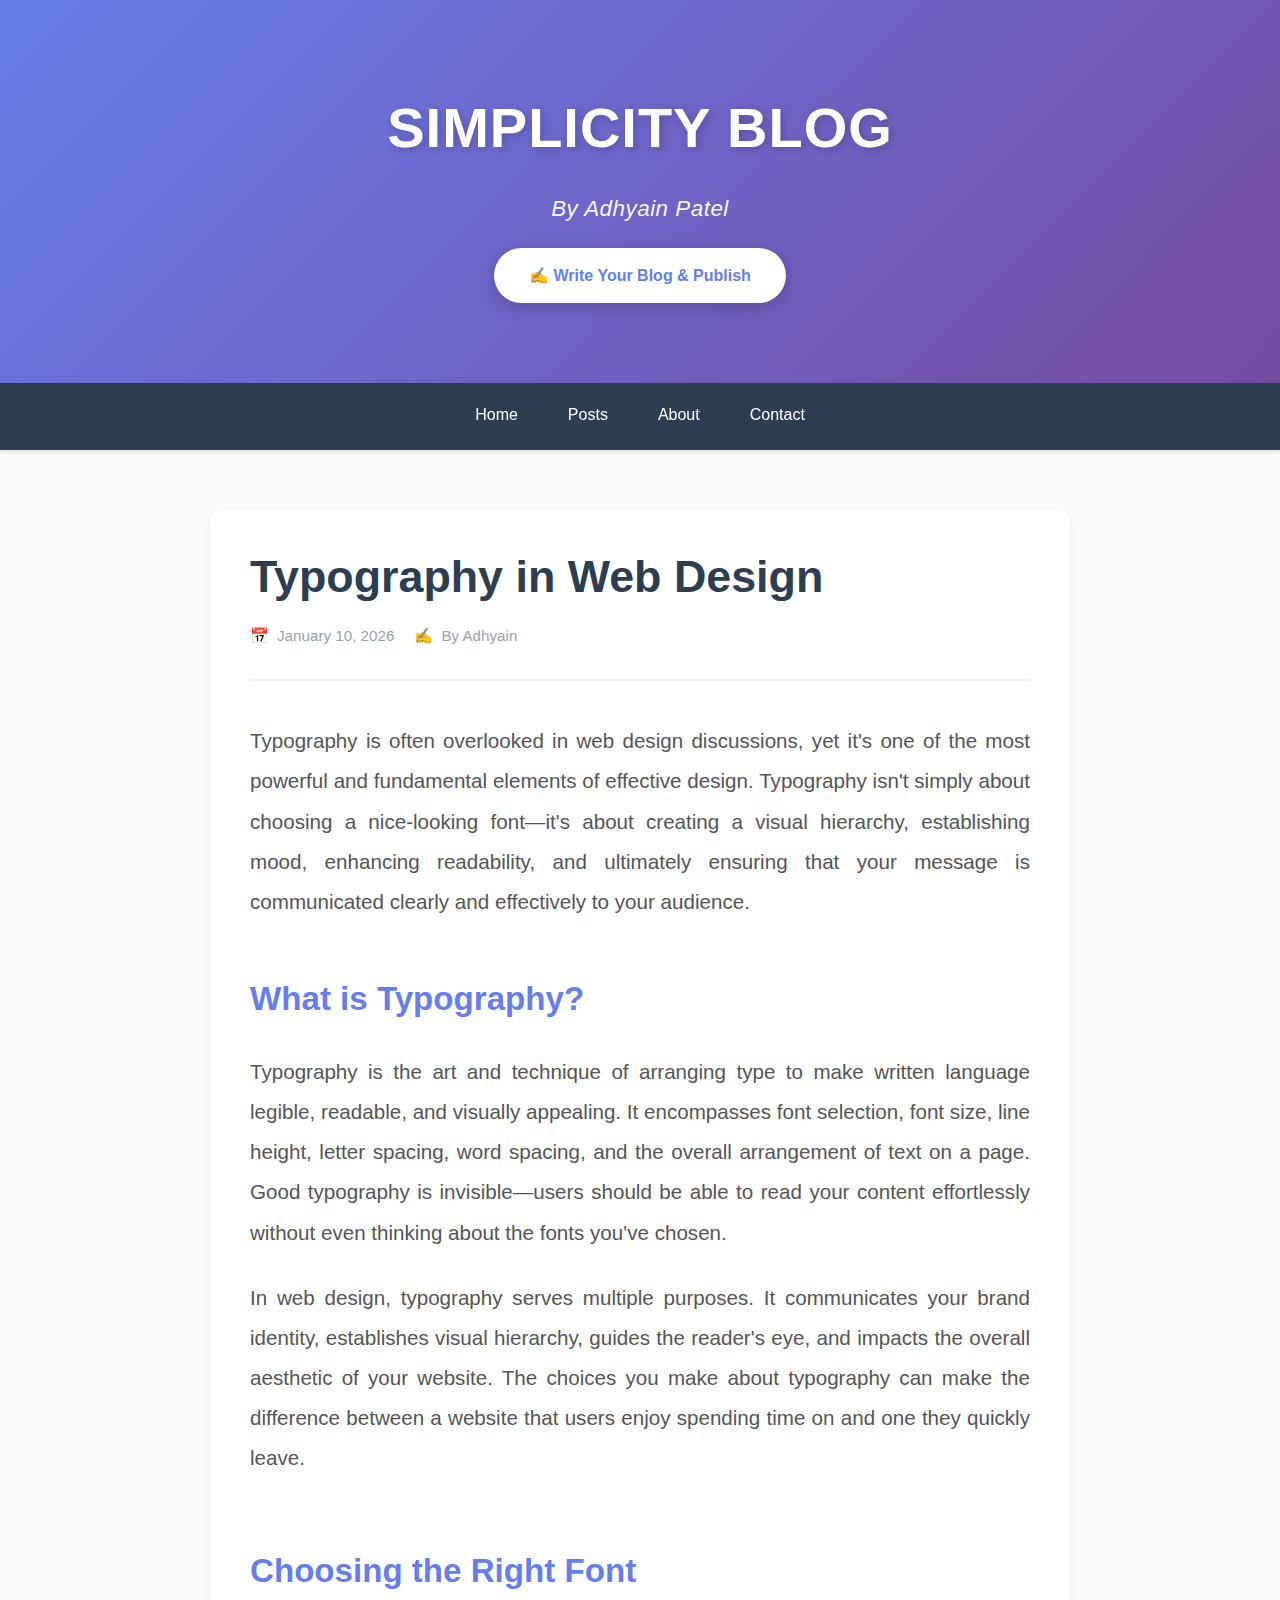
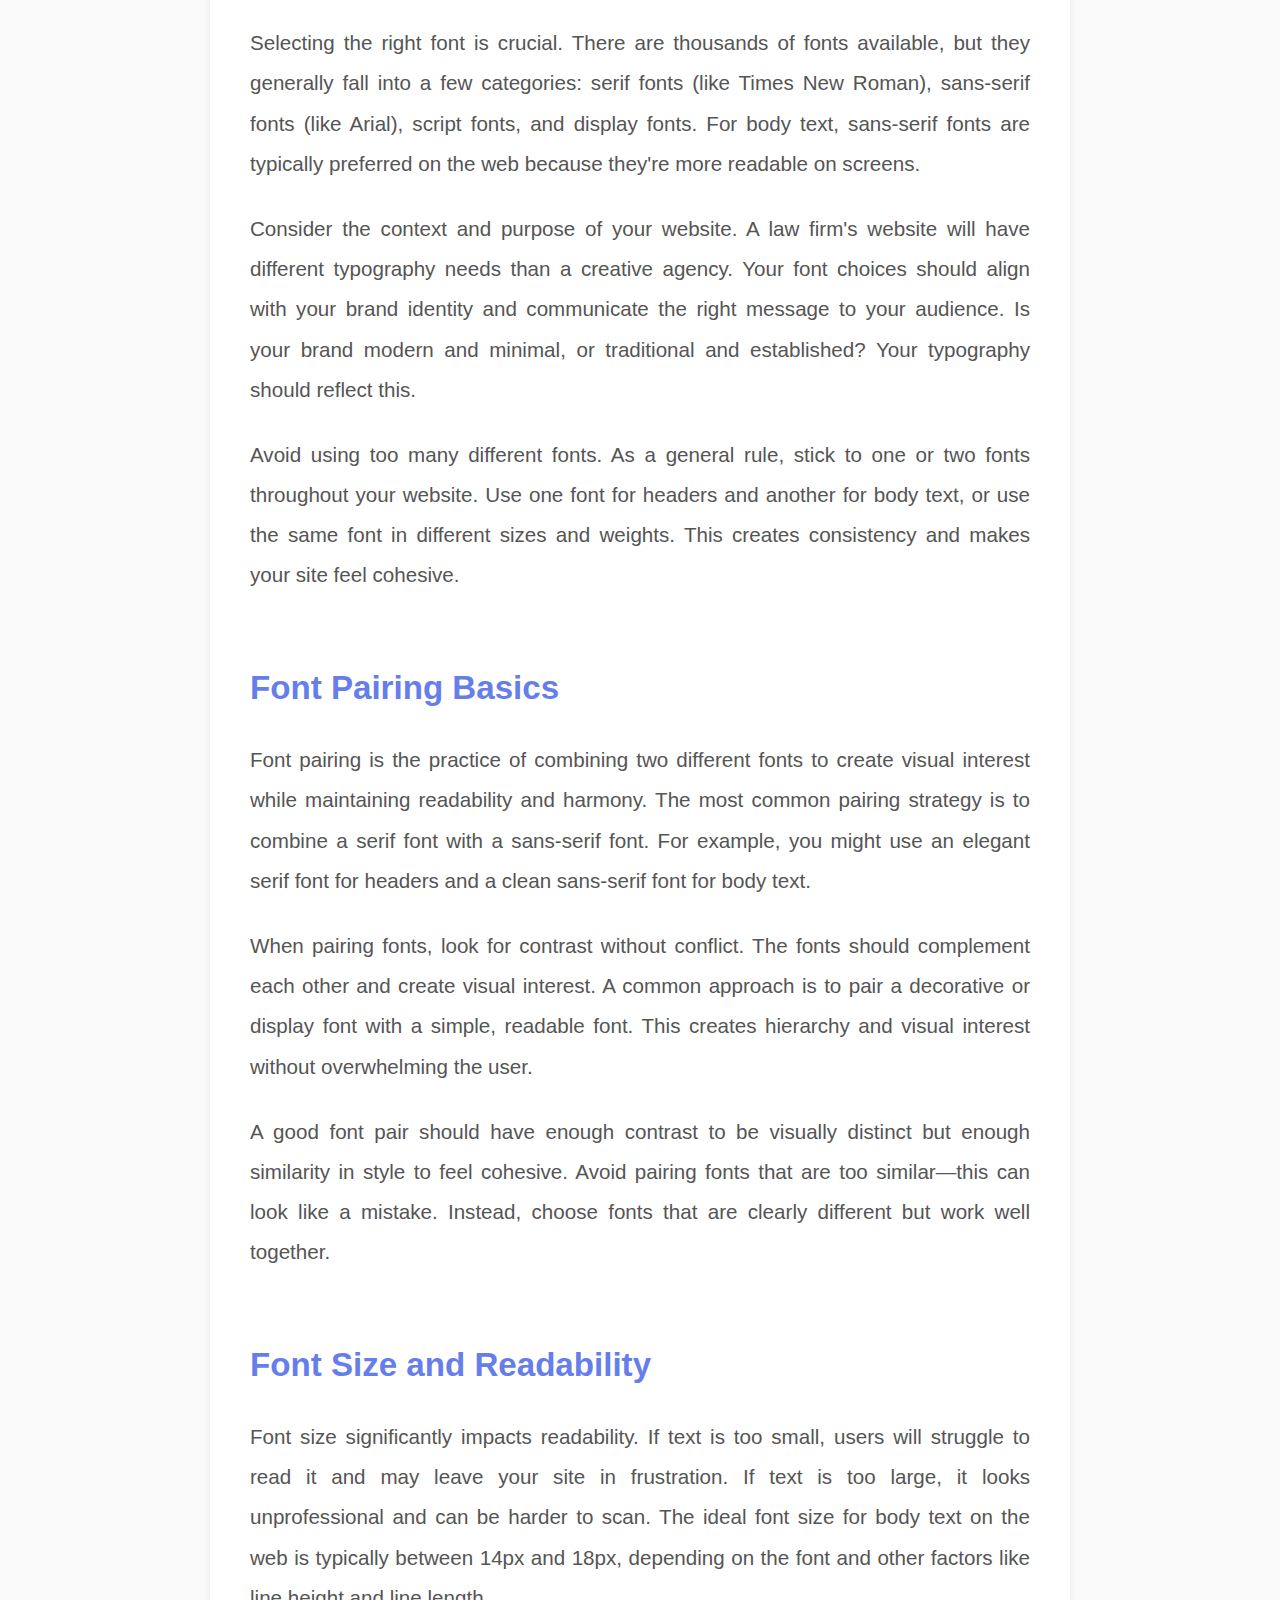
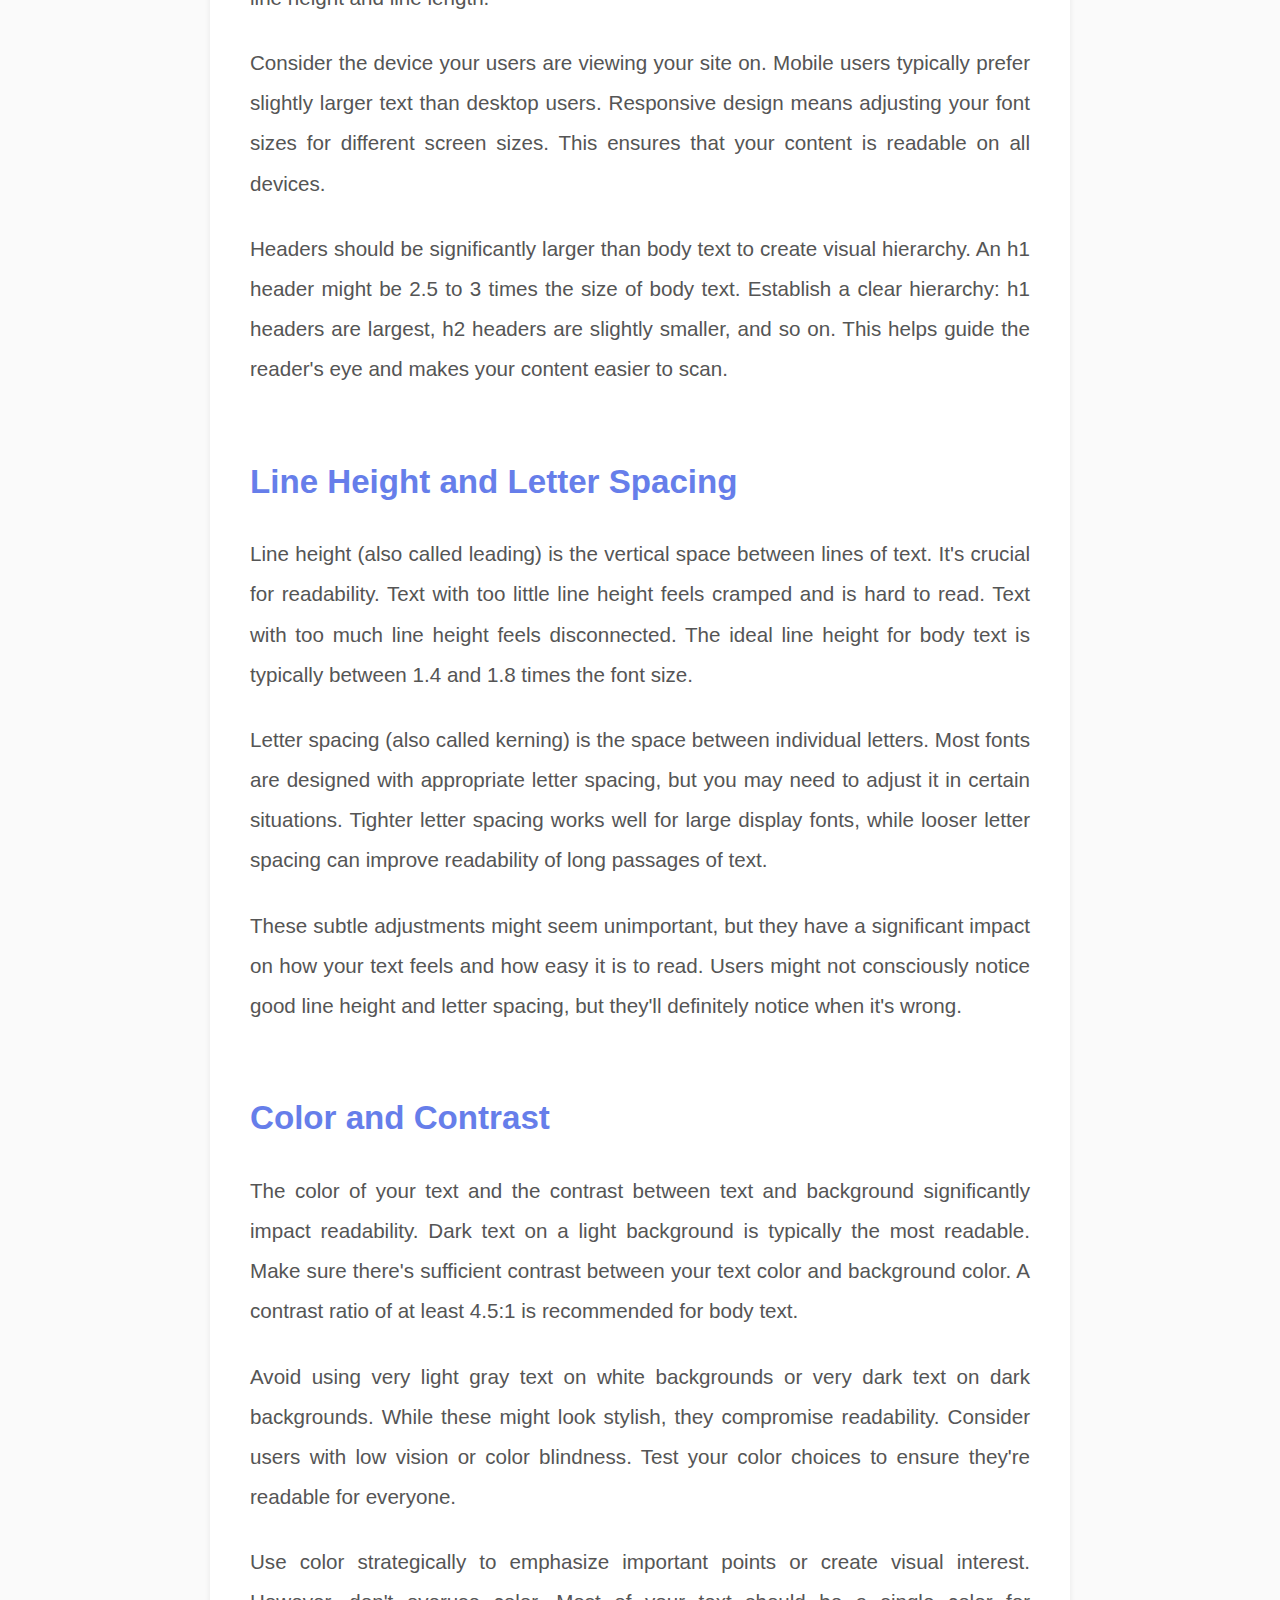
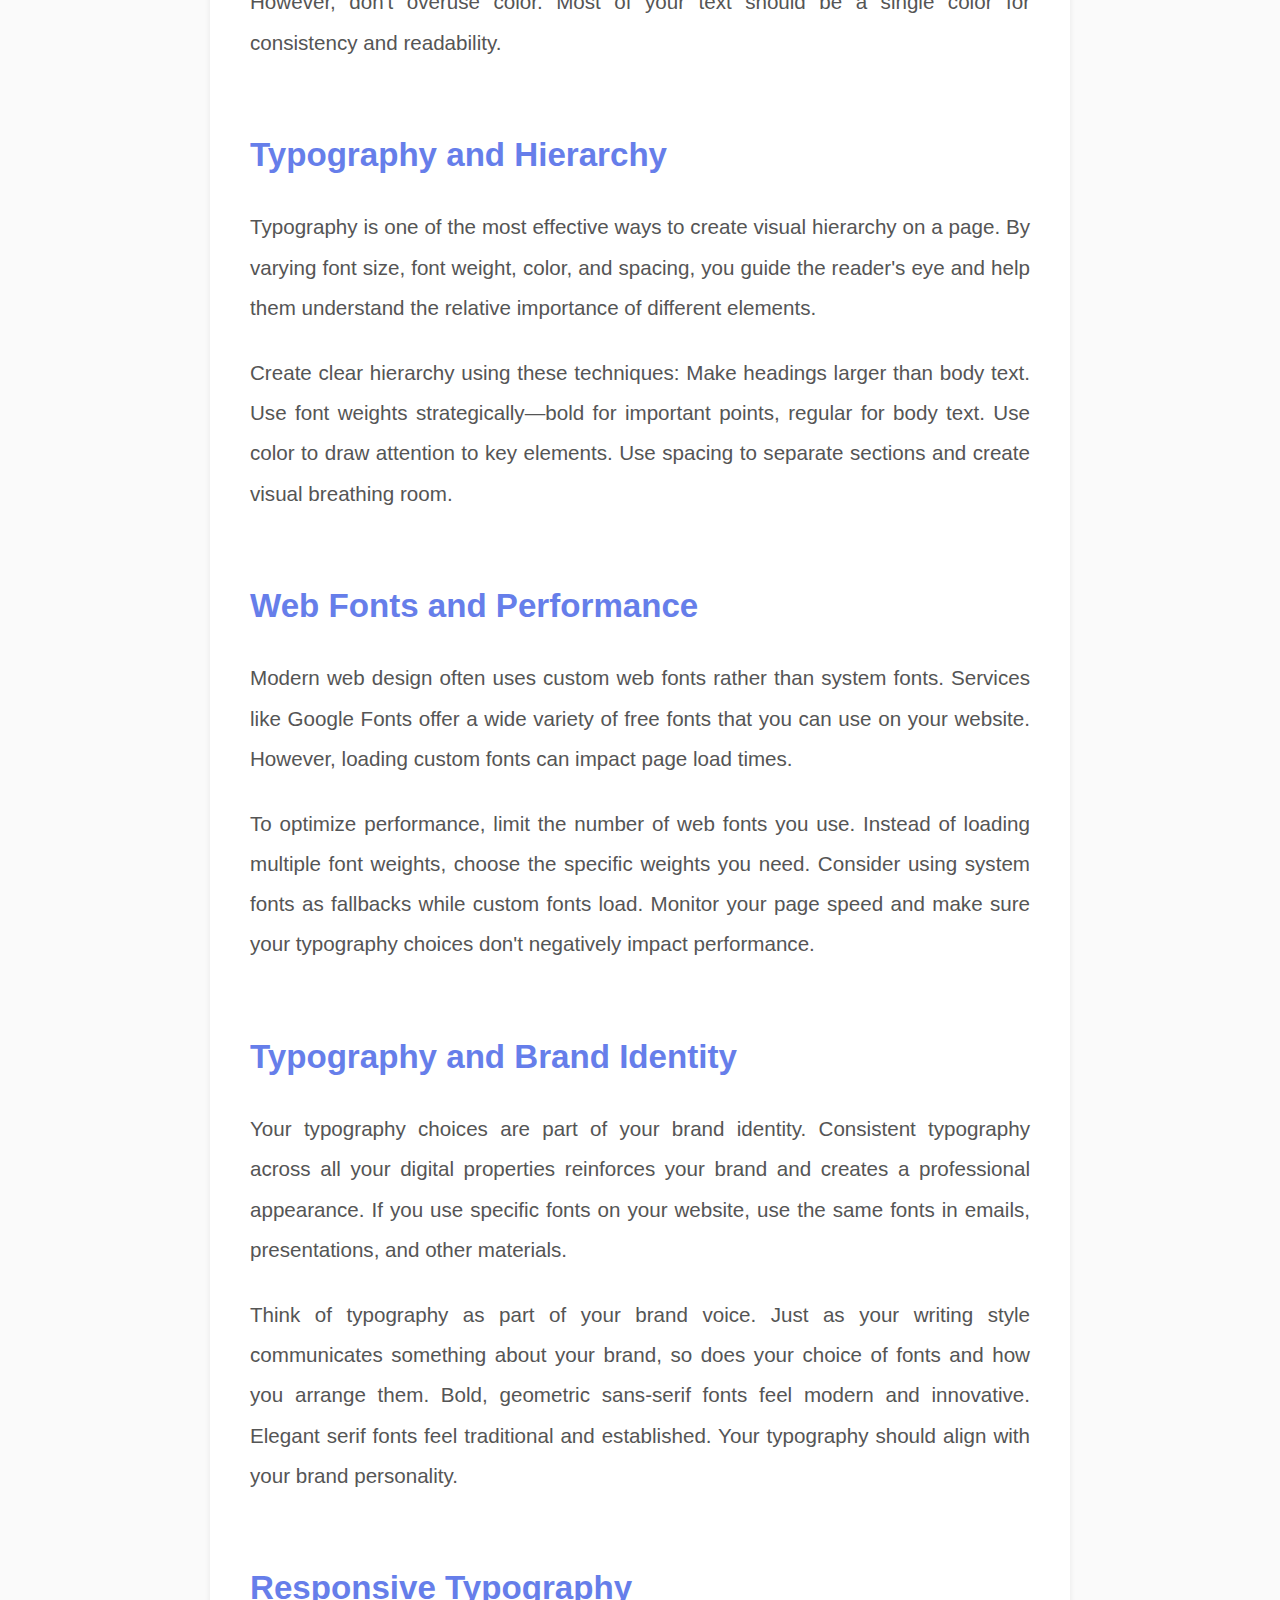
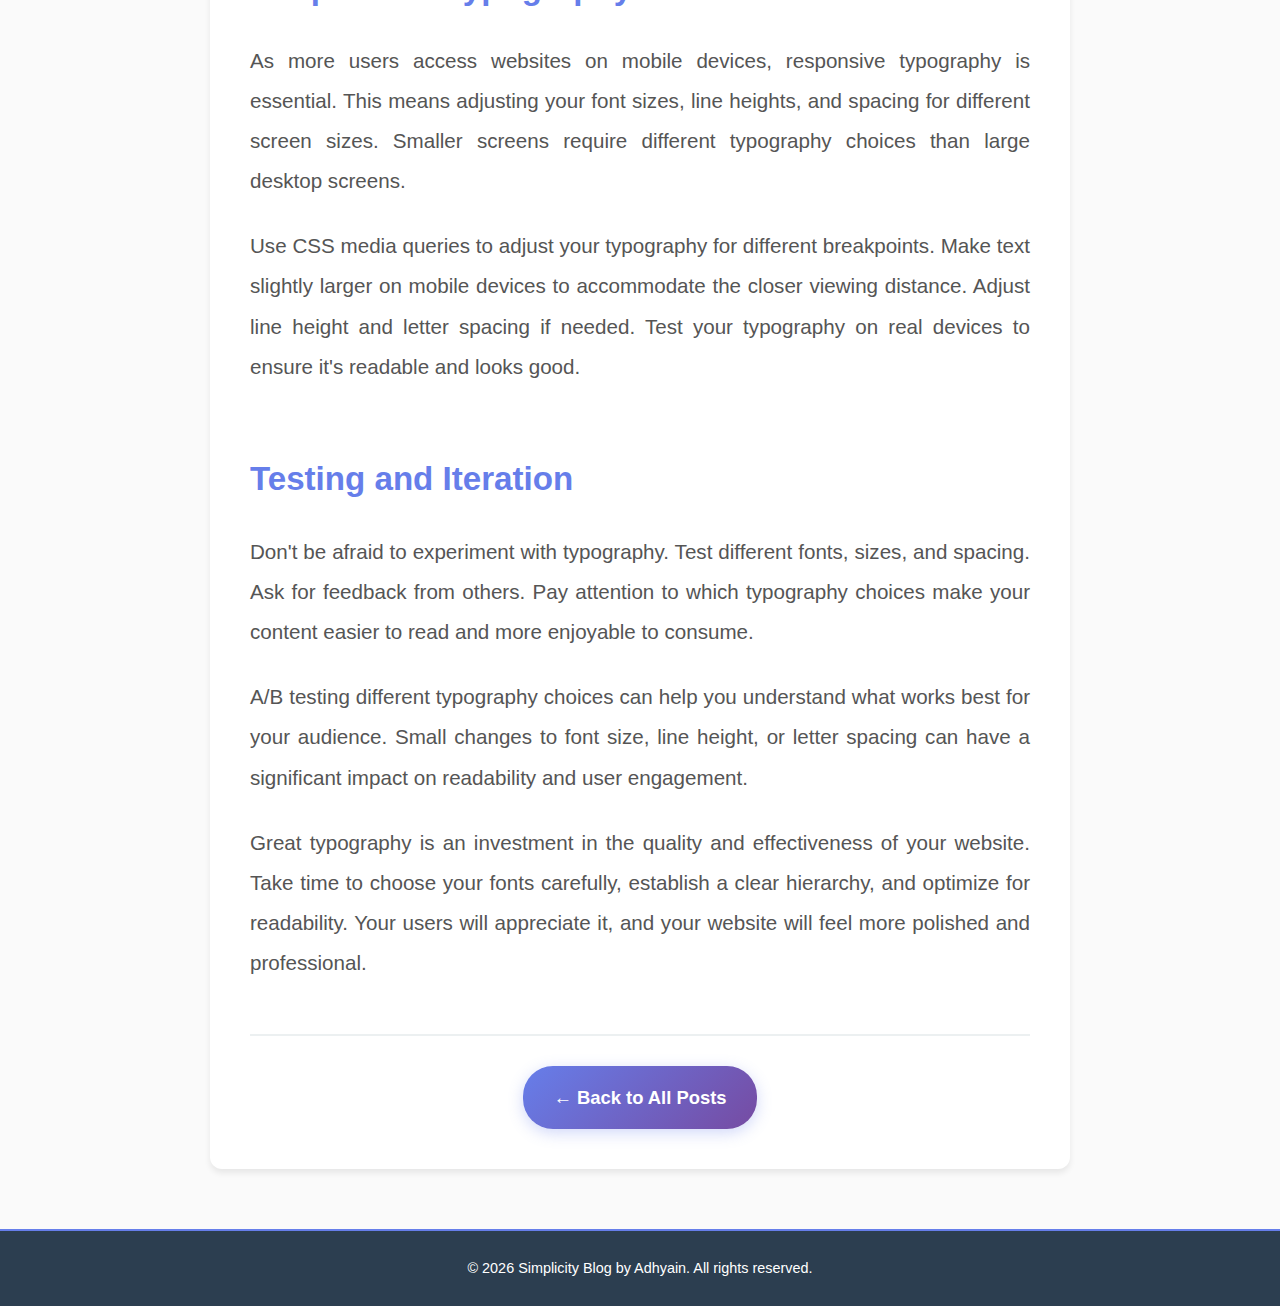
<file: post4.html>
<!DOCTYPE html>
<html lang="en">
<head>
    <meta charset="UTF-8">
    <meta name="viewport" content="width=device-width, initial-scale=1.0">
    <title>Typography in Web Design - Simplicity Blog</title>
    <link rel="stylesheet" href="styles.css">
</head>
<body>
    <!-- Header Section -->
    <header class="header">
        <div class="header-content">
            <h1 class="main-title"><strong>Simplicity Blog</strong></h1>
            <p class="tagline">By Adhyain Patel</p>
            <a href="write-blog.html" class="write-blog-btn">✍️ Write Your Blog & Publish</a>
        </div>
    </header>

    <!-- Navigation Bar -->
    <nav class="navbar">
        <div class="nav-container">
            <ul class="nav-list">
                <li><a href="index.html" class="nav-link">Home</a></li>
                <li><a href="index.html#posts" class="nav-link">Posts</a></li>
                <li><a href="index.html#about" class="nav-link">About</a></li>
                <li><a href="index.html#contact" class="nav-link">Contact</a></li>
            </ul>
        </div>
    </nav>

    <!-- Main Content -->
    <main class="container">
        <article class="post-full">
            <div class="post-full-header">
                <h1 class="post-full-title">Typography in Web Design</h1>
                <div class="post-full-meta">
                    <span class="post-full-date">January 10, 2026</span>
                    <span class="post-full-author">By Adhyain</span>
                </div>
            </div>

            <div class="post-full-content">
                <p>Typography is often overlooked in web design discussions, yet it's one of the most powerful and fundamental elements of effective design. Typography isn't simply about choosing a nice-looking font—it's about creating a visual hierarchy, establishing mood, enhancing readability, and ultimately ensuring that your message is communicated clearly and effectively to your audience.</p>

                <h2>What is Typography?</h2>
                <p>Typography is the art and technique of arranging type to make written language legible, readable, and visually appealing. It encompasses font selection, font size, line height, letter spacing, word spacing, and the overall arrangement of text on a page. Good typography is invisible—users should be able to read your content effortlessly without even thinking about the fonts you've chosen.</p>

                <p>In web design, typography serves multiple purposes. It communicates your brand identity, establishes visual hierarchy, guides the reader's eye, and impacts the overall aesthetic of your website. The choices you make about typography can make the difference between a website that users enjoy spending time on and one they quickly leave.</p>

                <h2>Choosing the Right Font</h2>
                <p>Selecting the right font is crucial. There are thousands of fonts available, but they generally fall into a few categories: serif fonts (like Times New Roman), sans-serif fonts (like Arial), script fonts, and display fonts. For body text, sans-serif fonts are typically preferred on the web because they're more readable on screens.</p>

                <p>Consider the context and purpose of your website. A law firm's website will have different typography needs than a creative agency. Your font choices should align with your brand identity and communicate the right message to your audience. Is your brand modern and minimal, or traditional and established? Your typography should reflect this.</p>

                <p>Avoid using too many different fonts. As a general rule, stick to one or two fonts throughout your website. Use one font for headers and another for body text, or use the same font in different sizes and weights. This creates consistency and makes your site feel cohesive.</p>

                <h2>Font Pairing Basics</h2>
                <p>Font pairing is the practice of combining two different fonts to create visual interest while maintaining readability and harmony. The most common pairing strategy is to combine a serif font with a sans-serif font. For example, you might use an elegant serif font for headers and a clean sans-serif font for body text.</p>

                <p>When pairing fonts, look for contrast without conflict. The fonts should complement each other and create visual interest. A common approach is to pair a decorative or display font with a simple, readable font. This creates hierarchy and visual interest without overwhelming the user.</p>

                <p>A good font pair should have enough contrast to be visually distinct but enough similarity in style to feel cohesive. Avoid pairing fonts that are too similar—this can look like a mistake. Instead, choose fonts that are clearly different but work well together.</p>

                <h2>Font Size and Readability</h2>
                <p>Font size significantly impacts readability. If text is too small, users will struggle to read it and may leave your site in frustration. If text is too large, it looks unprofessional and can be harder to scan. The ideal font size for body text on the web is typically between 14px and 18px, depending on the font and other factors like line height and line length.</p>

                <p>Consider the device your users are viewing your site on. Mobile users typically prefer slightly larger text than desktop users. Responsive design means adjusting your font sizes for different screen sizes. This ensures that your content is readable on all devices.</p>

                <p>Headers should be significantly larger than body text to create visual hierarchy. An h1 header might be 2.5 to 3 times the size of body text. Establish a clear hierarchy: h1 headers are largest, h2 headers are slightly smaller, and so on. This helps guide the reader's eye and makes your content easier to scan.</p>

                <h2>Line Height and Letter Spacing</h2>
                <p>Line height (also called leading) is the vertical space between lines of text. It's crucial for readability. Text with too little line height feels cramped and is hard to read. Text with too much line height feels disconnected. The ideal line height for body text is typically between 1.4 and 1.8 times the font size.</p>

                <p>Letter spacing (also called kerning) is the space between individual letters. Most fonts are designed with appropriate letter spacing, but you may need to adjust it in certain situations. Tighter letter spacing works well for large display fonts, while looser letter spacing can improve readability of long passages of text.</p>

                <p>These subtle adjustments might seem unimportant, but they have a significant impact on how your text feels and how easy it is to read. Users might not consciously notice good line height and letter spacing, but they'll definitely notice when it's wrong.</p>

                <h2>Color and Contrast</h2>
                <p>The color of your text and the contrast between text and background significantly impact readability. Dark text on a light background is typically the most readable. Make sure there's sufficient contrast between your text color and background color. A contrast ratio of at least 4.5:1 is recommended for body text.</p>

                <p>Avoid using very light gray text on white backgrounds or very dark text on dark backgrounds. While these might look stylish, they compromise readability. Consider users with low vision or color blindness. Test your color choices to ensure they're readable for everyone.</p>

                <p>Use color strategically to emphasize important points or create visual interest. However, don't overuse color. Most of your text should be a single color for consistency and readability.</p>

                <h2>Typography and Hierarchy</h2>
                <p>Typography is one of the most effective ways to create visual hierarchy on a page. By varying font size, font weight, color, and spacing, you guide the reader's eye and help them understand the relative importance of different elements.</p>

                <p>Create clear hierarchy using these techniques: Make headings larger than body text. Use font weights strategically—bold for important points, regular for body text. Use color to draw attention to key elements. Use spacing to separate sections and create visual breathing room.</p>

                <h2>Web Fonts and Performance</h2>
                <p>Modern web design often uses custom web fonts rather than system fonts. Services like Google Fonts offer a wide variety of free fonts that you can use on your website. However, loading custom fonts can impact page load times.</p>

                <p>To optimize performance, limit the number of web fonts you use. Instead of loading multiple font weights, choose the specific weights you need. Consider using system fonts as fallbacks while custom fonts load. Monitor your page speed and make sure your typography choices don't negatively impact performance.</p>

                <h2>Typography and Brand Identity</h2>
                <p>Your typography choices are part of your brand identity. Consistent typography across all your digital properties reinforces your brand and creates a professional appearance. If you use specific fonts on your website, use the same fonts in emails, presentations, and other materials.</p>

                <p>Think of typography as part of your brand voice. Just as your writing style communicates something about your brand, so does your choice of fonts and how you arrange them. Bold, geometric sans-serif fonts feel modern and innovative. Elegant serif fonts feel traditional and established. Your typography should align with your brand personality.</p>

                <h2>Responsive Typography</h2>
                <p>As more users access websites on mobile devices, responsive typography is essential. This means adjusting your font sizes, line heights, and spacing for different screen sizes. Smaller screens require different typography choices than large desktop screens.</p>

                <p>Use CSS media queries to adjust your typography for different breakpoints. Make text slightly larger on mobile devices to accommodate the closer viewing distance. Adjust line height and letter spacing if needed. Test your typography on real devices to ensure it's readable and looks good.</p>

                <h2>Testing and Iteration</h2>
                <p>Don't be afraid to experiment with typography. Test different fonts, sizes, and spacing. Ask for feedback from others. Pay attention to which typography choices make your content easier to read and more enjoyable to consume.</p>

                <p>A/B testing different typography choices can help you understand what works best for your audience. Small changes to font size, line height, or letter spacing can have a significant impact on readability and user engagement.</p>

                <p>Great typography is an investment in the quality and effectiveness of your website. Take time to choose your fonts carefully, establish a clear hierarchy, and optimize for readability. Your users will appreciate it, and your website will feel more polished and professional.</p>

                <div class="post-navigation">
                    <a href="index.html" class="back-btn">← Back to All Posts</a>
                </div>
            </div>
        </article>
    </main>

    <!-- Footer -->
    <footer class="footer">
        <p>&copy; 2026 Simplicity Blog by Adhyain. All rights reserved.</p>
    </footer>

    <script src="script.js"></script>
</body>
</html>
</file>
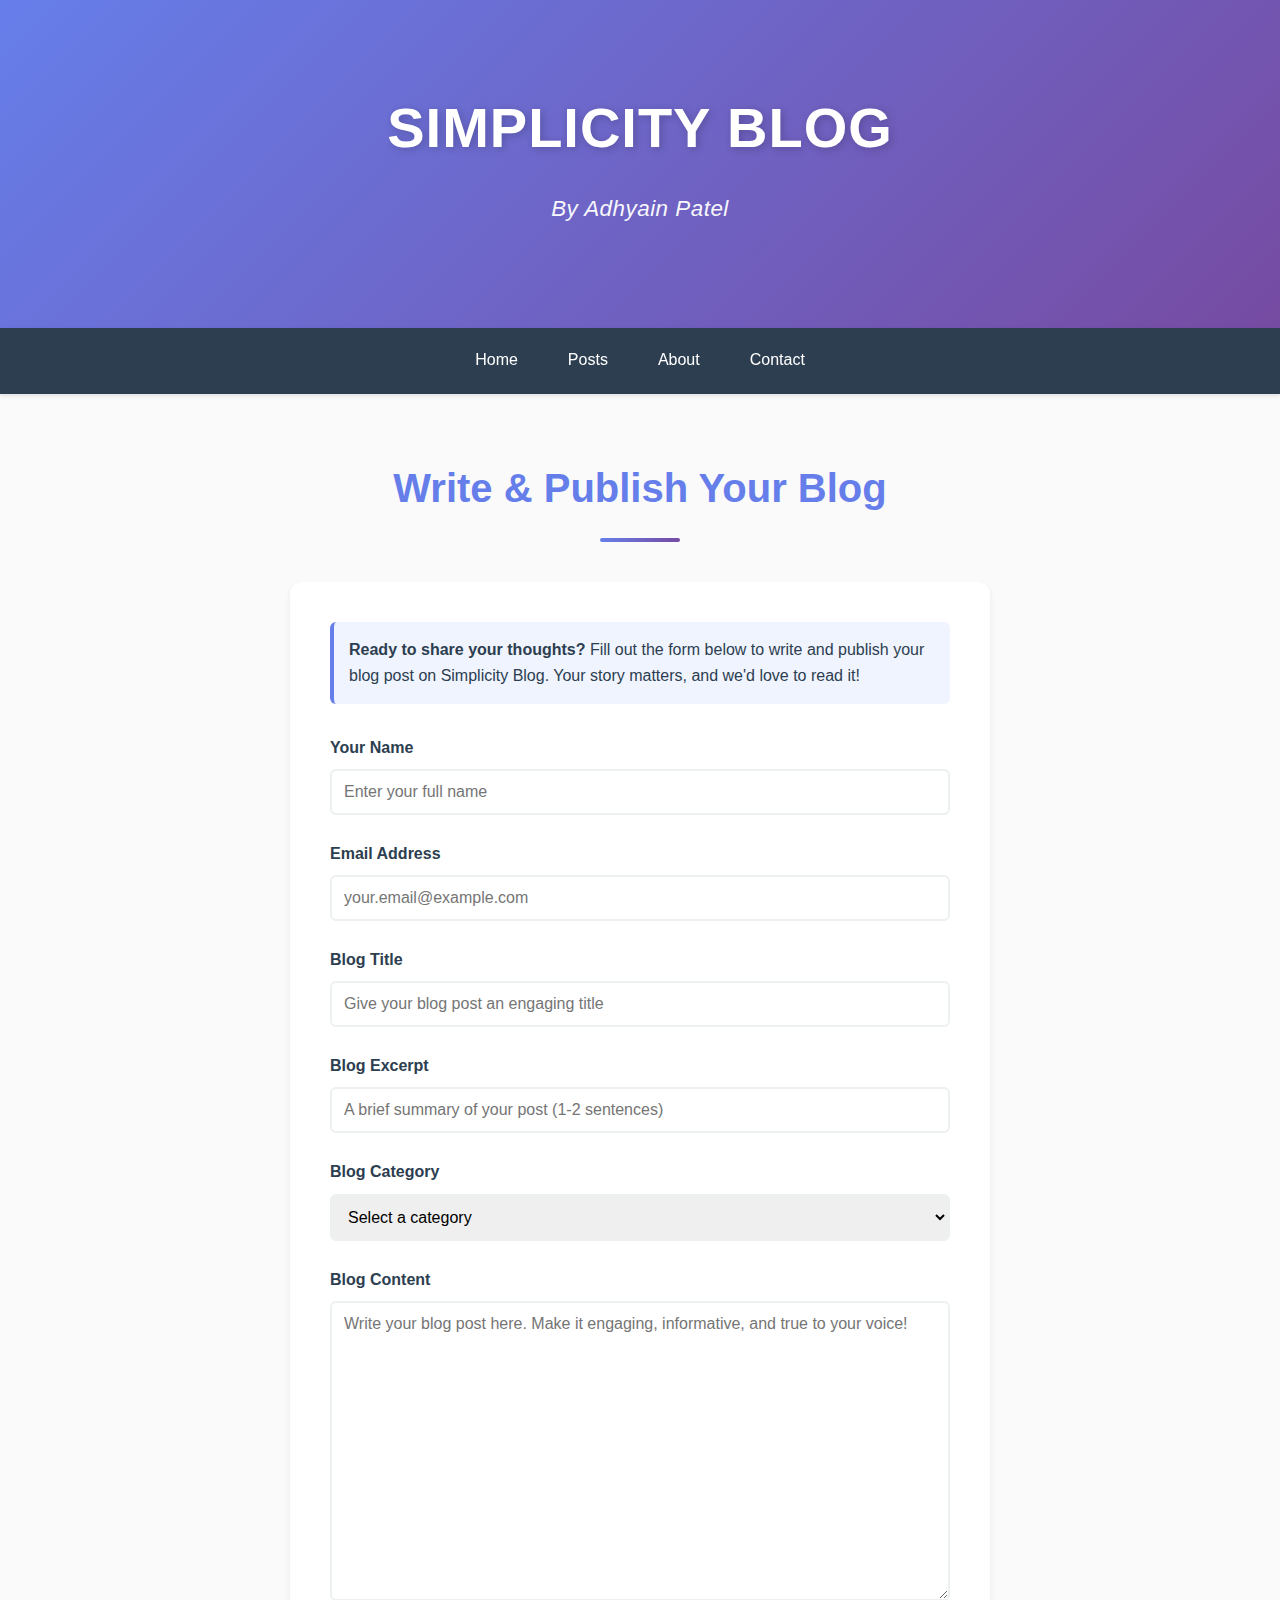
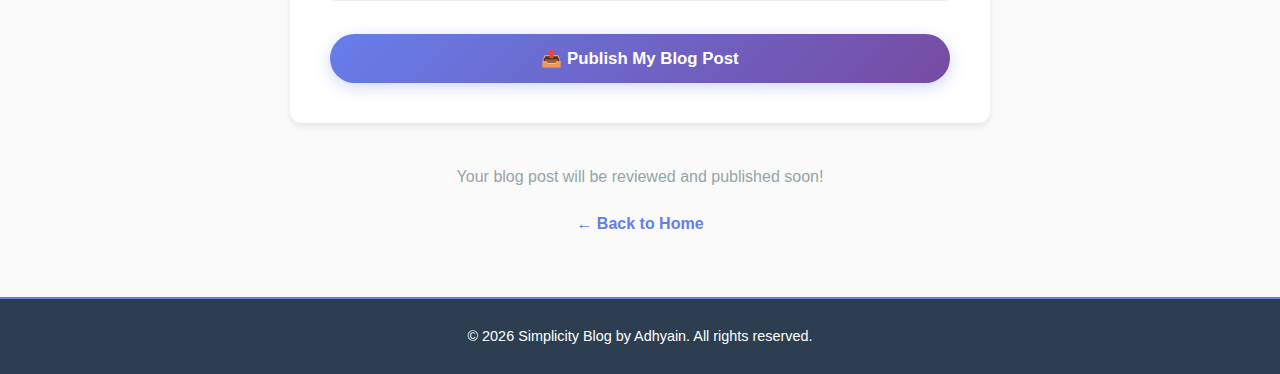
<file: write-blog.html>
<!DOCTYPE html>
<html lang="en">
<head>
    <meta charset="UTF-8">
    <meta name="viewport" content="width=device-width, initial-scale=1.0">
    <title>Write & Publish Your Blog - Simplicity Blog</title>
    <link rel="stylesheet" href="styles.css">
    <style>
        .form-container {
            max-width: 700px;
            margin: 40px auto;
            background: white;
            padding: 40px;
            border-radius: 12px;
            box-shadow: 0 4px 6px rgba(0, 0, 0, 0.08);
        }

        .form-group {
            margin-bottom: 25px;
        }

        .form-group label {
            display: block;
            font-weight: 600;
            color: #2c3e50;
            margin-bottom: 8px;
            font-size: 1em;
        }

        .form-group input[type="text"],
        .form-group input[type="email"],
        .form-group textarea {
            width: 100%;
            padding: 12px;
            border: 2px solid #ecf0f1;
            border-radius: 6px;
            font-family: 'Segoe UI', Tahoma, Geneva, Verdana, sans-serif;
            font-size: 1em;
            transition: border-color 0.3s ease;
            box-sizing: border-box;
        }

        .form-group input[type="text"]:focus,
        .form-group input[type="email"]:focus,
        .form-group textarea:focus {
            outline: none;
            border-color: #667eea;
            box-shadow: 0 0 0 3px rgba(102, 126, 234, 0.1);
        }

        .form-group textarea {
            resize: vertical;
            min-height: 300px;
        }

        .submit-btn {
            background: linear-gradient(135deg, #667eea 0%, #764ba2 100%);
            color: white;
            padding: 14px 40px;
            border: none;
            border-radius: 30px;
            font-size: 1.05em;
            font-weight: 700;
            cursor: pointer;
            transition: all 0.3s ease;
            box-shadow: 0 4px 15px rgba(102, 126, 234, 0.3);
            width: 100%;
        }

        .submit-btn:hover {
            transform: translateY(-2px);
            box-shadow: 0 6px 20px rgba(102, 126, 234, 0.4);
        }

        .submit-btn:active {
            transform: translateY(0);
        }

        .form-info {
            background-color: #f0f4ff;
            border-left: 4px solid #667eea;
            padding: 15px;
            border-radius: 6px;
            margin-bottom: 30px;
            color: #2c3e50;
            line-height: 1.6;
        }
    </style>
</head>
<body>
    <!-- Header Section -->
    <header class="header">
        <div class="header-content">
            <h1 class="main-title"><strong>Simplicity Blog</strong></h1>
            <p class="tagline">By Adhyain Patel</p>
        </div>
    </header>

    <!-- Navigation Bar -->
    <nav class="navbar">
        <div class="nav-container">
            <ul class="nav-list">
                <li><a href="index.html" class="nav-link">Home</a></li>
                <li><a href="index.html#posts" class="nav-link">Posts</a></li>
                <li><a href="index.html#about" class="nav-link">About</a></li>
                <li><a href="index.html#contact" class="nav-link">Contact</a></li>
            </ul>
        </div>
    </nav>

    <!-- Main Content -->
    <main class="container">
        <h1 class="section-title">Write & Publish Your Blog</h1>
        
        <div class="form-container">
            <div class="form-info">
                <strong>Ready to share your thoughts?</strong> Fill out the form below to write and publish your blog post on Simplicity Blog. Your story matters, and we'd love to read it!
            </div>

            <form>
                <div class="form-group">
                    <label for="author">Your Name</label>
                    <input type="text" id="author" name="author" placeholder="Enter your full name" required>
                </div>

                <div class="form-group">
                    <label for="email">Email Address</label>
                    <input type="email" id="email" name="email" placeholder="your.email@example.com" required>
                </div>

                <div class="form-group">
                    <label for="title">Blog Title</label>
                    <input type="text" id="title" name="title" placeholder="Give your blog post an engaging title" required>
                </div>

                <div class="form-group">
                    <label for="excerpt">Blog Excerpt</label>
                    <input type="text" id="excerpt" name="excerpt" placeholder="A brief summary of your post (1-2 sentences)" required>
                </div>

                <div class="form-group">
                    <label for="category">Blog Category</label>
                    <select id="category" name="category" style="width: 100%; padding: 12px; border: 2px solid #ecf0f1; border-radius: 6px; font-size: 1em; box-sizing: border-box;" required>
                        <option value="">Select a category</option>
                        <option value="Gaming">🎮 Gaming</option>
                        <option value="Technology">💻 Technology</option>
                        <option value="Science">🔬 Science</option>
                        <option value="Travel">✈️ Travel</option>
                        <option value="Food">🍽️ Food</option>
                        <option value="Health">🏃 Health</option>
                        <option value="Art">🎨 Art</option>
                        <option value="Music">🎵 Music</option>
                        <option value="Business">💼 Business</option>
                        <option value="Finance">💰 Finance</option>
                        <option value="History">📚 History</option>
                        <option value="Philosophy">🧠 Philosophy</option>
                        <option value="Education">🎓 Education</option>
                        <option value="Sports">⚽ Sports</option>
                    </select>
                </div>

                <div class="form-group">
                    <label for="content">Blog Content</label>
                    <textarea id="content" name="content" placeholder="Write your blog post here. Make it engaging, informative, and true to your voice!" required></textarea>
                </div>

                <button type="submit" class="submit-btn">📤 Publish My Blog Post</button>
            </form>
        </div>

        <div style="text-align: center; margin-top: 40px;">
            <p style="color: #95a5a6; margin-bottom: 20px;">Your blog post will be reviewed and published soon!</p>
            <a href="index.html" style="color: #667eea; text-decoration: none; font-weight: 600;">← Back to Home</a>
        </div>
    </main>

    <!-- Footer -->
    <footer class="footer">
        <p>&copy; 2026 Simplicity Blog by Adhyain. All rights reserved.</p>
    </footer>

    <script>
        document.querySelector('form').addEventListener('submit', function(e) {
            e.preventDefault();
            
            // Get form values
            const author = document.getElementById('author').value;
            const email = document.getElementById('email').value;
            const title = document.getElementById('title').value;
            const excerpt = document.getElementById('excerpt').value;
            const category = document.getElementById('category').value;
            const content = document.getElementById('content').value;
            
            // Create blog object
            const userBlog = {
                id: 'user_' + Date.now(),
                title: title,
                category: category,
                author: author,
                email: email,
                excerpt: excerpt,
                content: content,
                date: new Date().toLocaleDateString('en-US', { year: 'numeric', month: 'short', day: 'numeric' }),
                status: 'pending'
            };
            
            // Get existing user blogs from localStorage
            let userBlogs = JSON.parse(localStorage.getItem('userBlogs')) || [];
            
            // Add new blog
            userBlogs.push(userBlog);
            
            // Save to localStorage
            localStorage.setItem('userBlogs', JSON.stringify(userBlogs));
            
            // Send email notification via Formspree
            const emailData = {
                _subject: `New Blog Submission: ${title}`,
                author: author,
                author_email: email,
                category: category,
                title: title,
                excerpt: excerpt,
                content: content,
                submission_date: new Date().toLocaleString()
            };
            
            fetch('https://formspree.io/f/mjvzwajp', {
                method: 'POST',
                headers: {
                    'Accept': 'application/json',
                    'Content-Type': 'application/json'
                },
                body: JSON.stringify(emailData)
            }).then(response => {
                if (response.ok) {
                    alert('Thank you for your submission! 🎉\n\nYour blog post has been saved and a notification email has been sent to the admin. Your post will be reviewed and published soon!');
                    this.reset();
                    window.location.href = 'all-blogs.html';
                } else {
                    alert('Thank you for your submission! 🎉\n\nYour blog post has been saved. Your post will be reviewed and published soon!');
                    this.reset();
                    window.location.href = 'all-blogs.html';
                }
            }).catch(error => {
                alert('Thank you for your submission! 🎉\n\nYour blog post has been saved. Your post will be reviewed and published soon!');
                this.reset();
                window.location.href = 'all-blogs.html';
            });
        });
    </script>
</body>
</html>
</file>
<file: styles.css>
* {
    margin: 0;
    padding: 0;
    box-sizing: border-box;
}

html {
    scroll-behavior: smooth;
}

body {
    font-family: 'Segoe UI', Tahoma, Geneva, Verdana, sans-serif;
    line-height: 1.7;
    color: #2c3e50;
    background-color: #fafafa;
}

/* Header Styles */
.header {
    background: linear-gradient(135deg, #667eea 0%, #764ba2 100%);
    color: white;
    padding: 80px 20px;
    text-align: center;
    box-shadow: 0 4px 6px rgba(0, 0, 0, 0.1);
}

.header-content {
    max-width: 900px;
    margin: 0 auto;
}

.main-title {
    font-size: 3.5em;
    font-weight: 800;
    letter-spacing: 1px;
    margin-bottom: 15px;
    text-transform: uppercase;
    text-shadow: 2px 2px 8px rgba(0, 0, 0, 0.2);
    animation: fadeInDown 0.8s ease;
}

.main-title strong {
    display: block;
    font-weight: 800;
}

.tagline {
    font-size: 1.4em;
    font-style: italic;
    font-weight: 300;
    opacity: 0.95;
    letter-spacing: 0.5px;
    margin-bottom: 20px;
}

.header-subtitle {
    font-size: 1.5em;
    font-weight: 700;
    margin: 20px 0 15px 0;
    letter-spacing: 1px;
    text-shadow: 2px 2px 6px rgba(0, 0, 0, 0.2);
}

.header-description {
    font-size: 1.1em;
    font-weight: 400;
    line-height: 1.6;
    max-width: 600px;
    margin: 0 auto 25px auto;
    opacity: 0.95;
}

.write-blog-btn {
    display: inline-block;
    background-color: white;
    color: #667eea;
    padding: 14px 35px;
    text-decoration: none;
    border-radius: 30px;
    font-weight: 700;
    font-size: 1em;
    transition: all 0.3s ease;
    box-shadow: 0 4px 15px rgba(0, 0, 0, 0.2);
}

.write-blog-btn:hover {
    transform: scale(1.08);
    box-shadow: 0 6px 20px rgba(0, 0, 0, 0.3);
    background-color: #f0f0f0;
}

@keyframes fadeInDown {
    from {
        opacity: 0;
        transform: translateY(-30px);
    }
    to {
        opacity: 1;
        transform: translateY(0);
    }
}

/* Navigation Bar */
.navbar {
    background-color: #2c3e50;
    padding: 0;
    position: sticky;
    top: 0;
    z-index: 100;
    box-shadow: 0 2px 4px rgba(0, 0, 0, 0.1);
}

.nav-container {
    max-width: 1200px;
    margin: 0 auto;
    padding: 0 20px;
}

.nav-list {
    list-style: none;
    display: flex;
    justify-content: center;
    flex-wrap: wrap;
}

.nav-list li {
    margin: 0;
}

.nav-link {
    display: block;
    color: white;
    text-decoration: none;
    padding: 18px 25px;
    font-weight: 500;
    transition: all 0.3s ease;
    border-bottom: 3px solid transparent;
}

.nav-link:hover {
    background-color: #667eea;
    border-bottom-color: #764ba2;
    transform: translateY(-2px);
}

/* Main Container */
.container {
    max-width: 900px;
    margin: 0 auto;
    padding: 60px 20px;
}

/* Section Titles */
.section-title {
    font-size: 2.5em;
    font-weight: 700;
    margin-bottom: 40px;
    color: #667eea;
    text-align: center;
    position: relative;
    padding-bottom: 20px;
}

.section-title::after {
    content: '';
    position: absolute;
    bottom: 0;
    left: 50%;
    transform: translateX(-50%);
    width: 80px;
    height: 4px;
    background: linear-gradient(90deg, #667eea, #764ba2);
    border-radius: 2px;
}

/* Posts Section */
.posts-section {
    margin-bottom: 80px;
}

.posts-grid {
    display: grid;
    grid-template-columns: repeat(auto-fit, minmax(400px, 1fr));
    gap: 30px;
}

/* Post Card */
.post-card {
    background: white;
    border-radius: 12px;
    padding: 30px;
    box-shadow: 0 4px 6px rgba(0, 0, 0, 0.08);
    transition: all 0.3s ease;
    overflow: hidden;
    border-left: 4px solid #667eea;
}

.post-card:hover {
    transform: translateY(-8px);
    box-shadow: 0 12px 20px rgba(102, 126, 234, 0.15);
    border-left-color: #764ba2;
}

.post-header {
    margin-bottom: 20px;
}

.post-title {
    font-size: 1.6em;
    font-weight: 700;
    color: #2c3e50;
    margin-bottom: 10px;
    line-height: 1.3;
}

.post-title:hover {
    color: #667eea;
    transition: color 0.3s ease;
}

.post-date {
    display: inline-block;
    font-size: 0.85em;
    color: #95a5a6;
    font-weight: 500;
    background-color: #ecf0f1;
    padding: 4px 12px;
    border-radius: 20px;
}

.post-excerpt {
    color: #555;
    margin-bottom: 20px;
    line-height: 1.8;
    font-size: 0.95em;
}

.read-more {
    display: inline-block;
    color: #667eea;
    text-decoration: none;
    font-weight: 600;
    padding: 10px 20px;
    border-radius: 5px;
    transition: all 0.3s ease;
    border: 2px solid #667eea;
}

.read-more:hover {
    background-color: #667eea;
    color: white;
    transform: translateX(5px);
}

/* About Section */
.about-section {
    background: white;
    padding: 50px;
    border-radius: 12px;
    box-shadow: 0 4px 6px rgba(0, 0, 0, 0.08);
    margin-bottom: 80px;
}

.about-content p {
    color: #555;
    margin-bottom: 20px;
    line-height: 1.9;
    font-size: 1em;
}

.about-content p:last-child {
    margin-bottom: 0;
}

.about-content strong {
    color: #667eea;
    font-weight: 700;
}

/* Contact Section */
.contact-section {
    background: linear-gradient(135deg, #667eea 0%, #764ba2 100%);
    color: white;
    padding: 50px;
    border-radius: 12px;
    text-align: center;
    margin-bottom: 80px;
}

.contact-content p {
    font-size: 1.1em;
    margin-bottom: 25px;
}

.cta-button {
    display: inline-block;
    background-color: white;
    color: #667eea;
    padding: 14px 40px;
    text-decoration: none;
    border-radius: 30px;
    font-weight: 700;
    transition: all 0.3s ease;
    box-shadow: 0 4px 15px rgba(0, 0, 0, 0.2);
}

.cta-button:hover {
    transform: scale(1.05);
    box-shadow: 0 6px 20px rgba(0, 0, 0, 0.3);
}

/* Footer */
.footer {
    background-color: #2c3e50;
    color: white;
    text-align: center;
    padding: 25px 20px;
    font-size: 0.9em;
    border-top: 2px solid #667eea;
}

/* Responsive Design */
@media (max-width: 768px) {
    .main-title {
        font-size: 2.2em;
    }

    .tagline {
        font-size: 1.1em;
    }

    .section-title {
        font-size: 2em;
    }

    .posts-grid {
        grid-template-columns: 1fr;
    }

    .nav-list {
        flex-direction: column;
    }

    .nav-link {
        text-align: center;
        padding: 15px;
    }

    .about-section,
    .contact-section {
        padding: 30px 20px;
    }

    .header {
        padding: 50px 20px;
    }

    .post-card {
        padding: 20px;
    }

    .post-title {
        font-size: 1.3em;
    }

    .container {
        padding: 40px 15px;
    }
}

@media (max-width: 480px) {
    .main-title {
        font-size: 1.8em;
    }

    .tagline {
        font-size: 1em;
    }

    .section-title {
        font-size: 1.6em;
    }

    .post-excerpt {
        font-size: 0.9em;
    }

    .post-title {
        font-size: 1.2em;
    }
}

/* Full Post Page Styles */
.post-full {
    background: white;
    padding: 40px;
    border-radius: 12px;
    box-shadow: 0 4px 6px rgba(0, 0, 0, 0.08);
}

.post-full-header {
    margin-bottom: 40px;
    padding-bottom: 30px;
    border-bottom: 2px solid #ecf0f1;
}

.post-full-title {
    font-size: 2.8em;
    font-weight: 800;
    color: #2c3e50;
    margin-bottom: 20px;
    line-height: 1.2;
}

.post-full-meta {
    display: flex;
    gap: 20px;
    flex-wrap: wrap;
    font-size: 0.95em;
    color: #95a5a6;
}

.post-full-date,
.post-full-author {
    display: flex;
    align-items: center;
}

.post-full-date::before,
.post-full-author::before {
    margin-right: 8px;
}

.post-full-date::before {
    content: "📅";
}

.post-full-author::before {
    content: "✍️";
}

.post-full-content {
    font-size: 1.15em;
    line-height: 1.95;
    color: #555;
}

.post-full-content p {
    margin-bottom: 25px;
    text-align: justify;
    font-size: 1.12em;
}

.post-full-content h2 {
    font-size: 1.8em;
    font-weight: 700;
    color: #667eea;
    margin: 40px 0 20px 0;
    padding-top: 20px;
}

.post-full-content h2:first-of-type {
    margin-top: 0;
}

.post-navigation {
    margin-top: 50px;
    padding-top: 30px;
    border-top: 2px solid #ecf0f1;
    display: flex;
    justify-content: center;
}

.back-btn {
    display: inline-block;
    background: linear-gradient(135deg, #667eea 0%, #764ba2 100%);
    color: white;
    padding: 14px 30px;
    text-decoration: none;
    border-radius: 30px;
    font-weight: 600;
    transition: all 0.3s ease;
    box-shadow: 0 4px 15px rgba(102, 126, 234, 0.3);
}

.back-btn:hover {
    transform: translateX(-5px);
    box-shadow: 0 6px 20px rgba(102, 126, 234, 0.4);
}

.view-more-btn {
    display: inline-block;
    background: linear-gradient(135deg, #667eea 0%, #764ba2 100%);
    color: white;
    padding: 16px 45px;
    text-decoration: none;
    border-radius: 30px;
    font-weight: 700;
    font-size: 1.05em;
    transition: all 0.3s ease;
    box-shadow: 0 4px 15px rgba(102, 126, 234, 0.3);
}

.view-more-btn:hover {
    transform: scale(1.08);
    box-shadow: 0 6px 20px rgba(102, 126, 234, 0.4);
}

/* Responsive for full post pages */
@media (max-width: 768px) {
    .post-full {
        padding: 25px;
    }

    .post-full-title {
        font-size: 2em;
    }

    .post-full-content {
        font-size: 1em;
    }

    .post-full-content h2 {
        font-size: 1.5em;
        margin: 30px 0 15px 0;
    }
}
</file>
